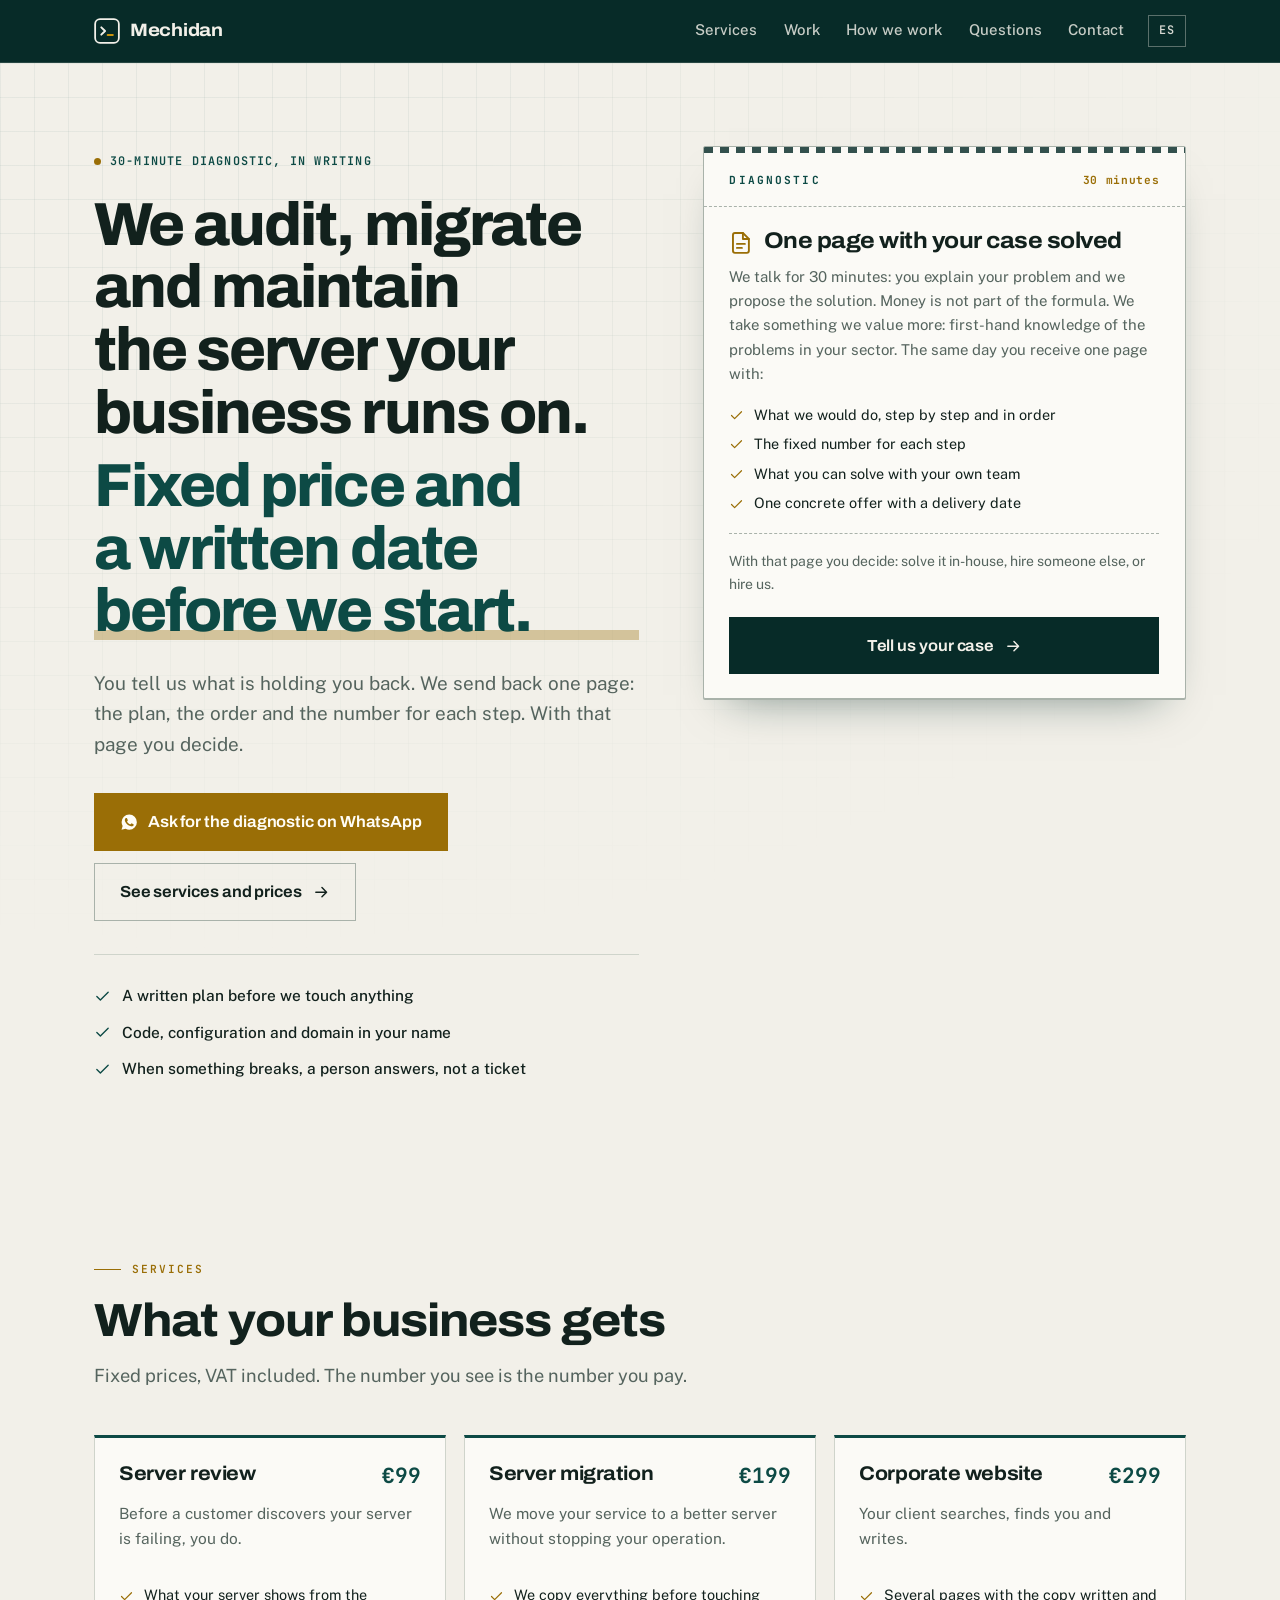
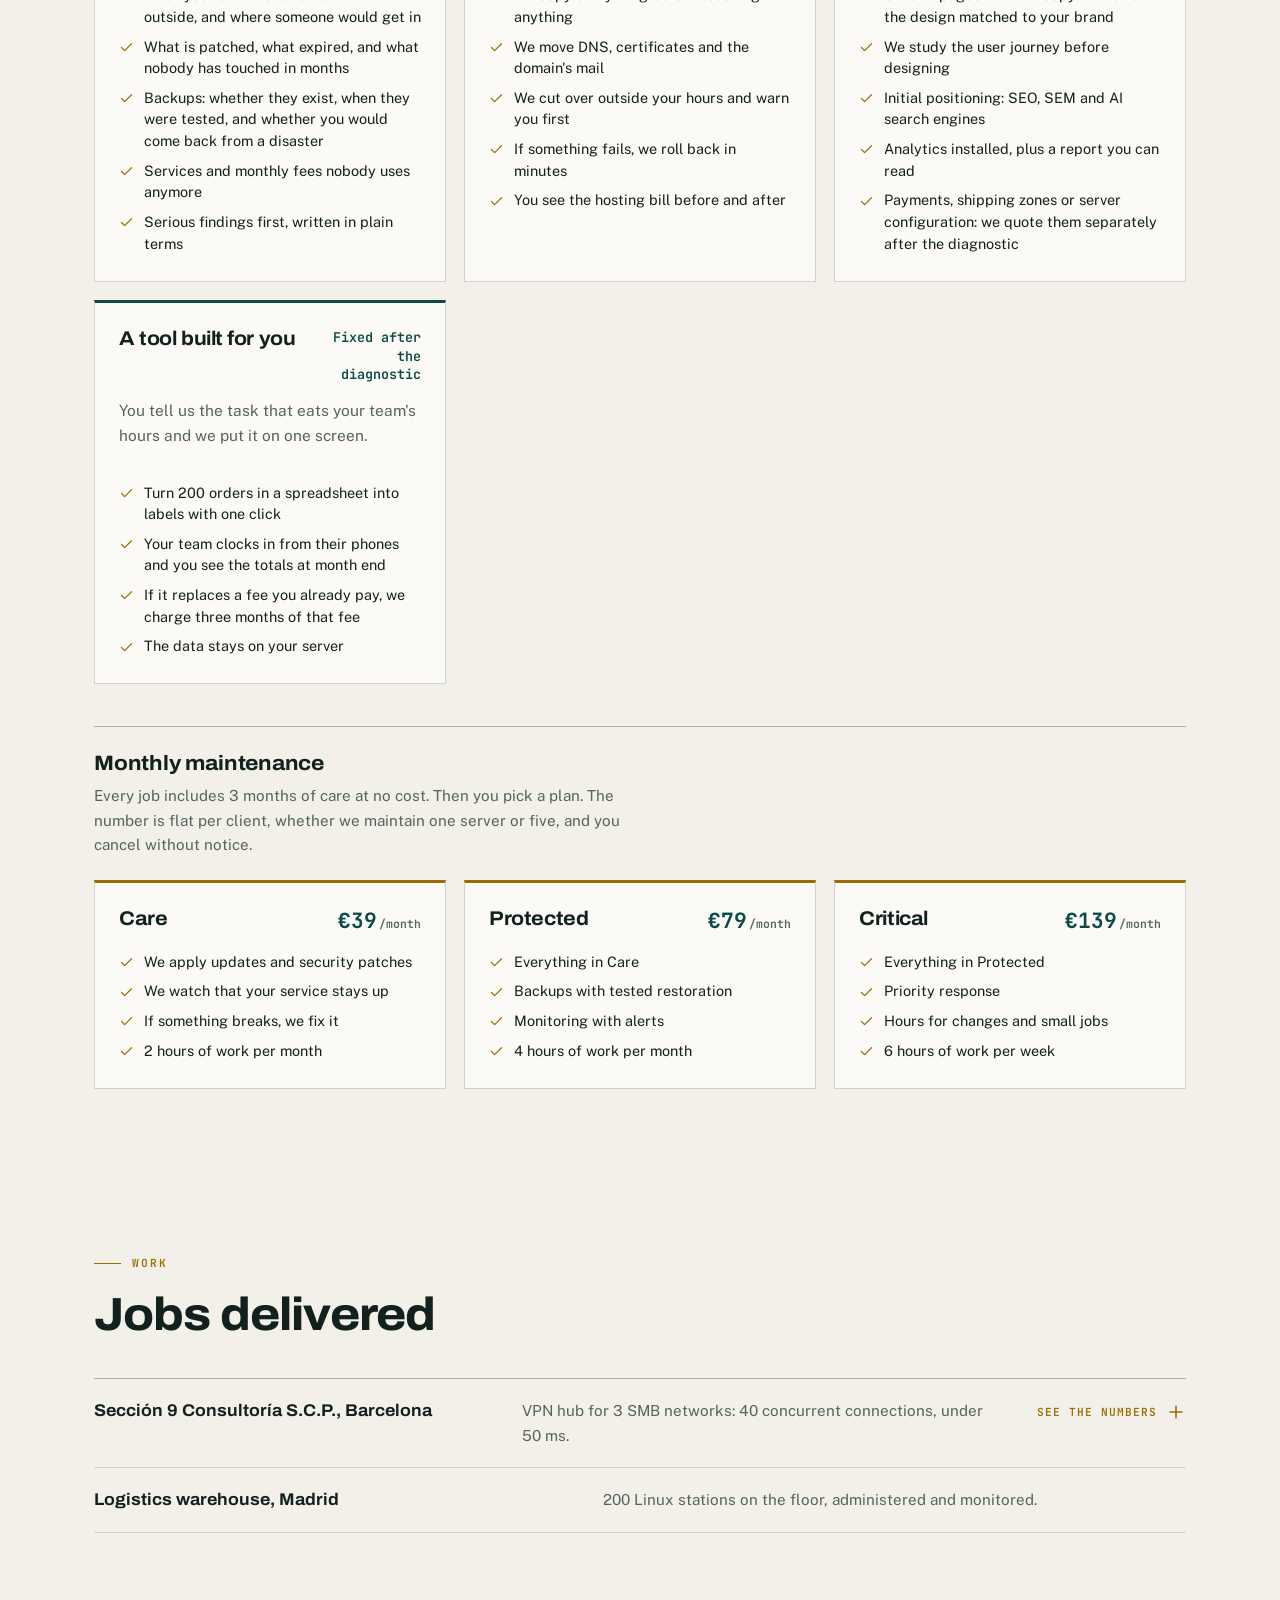
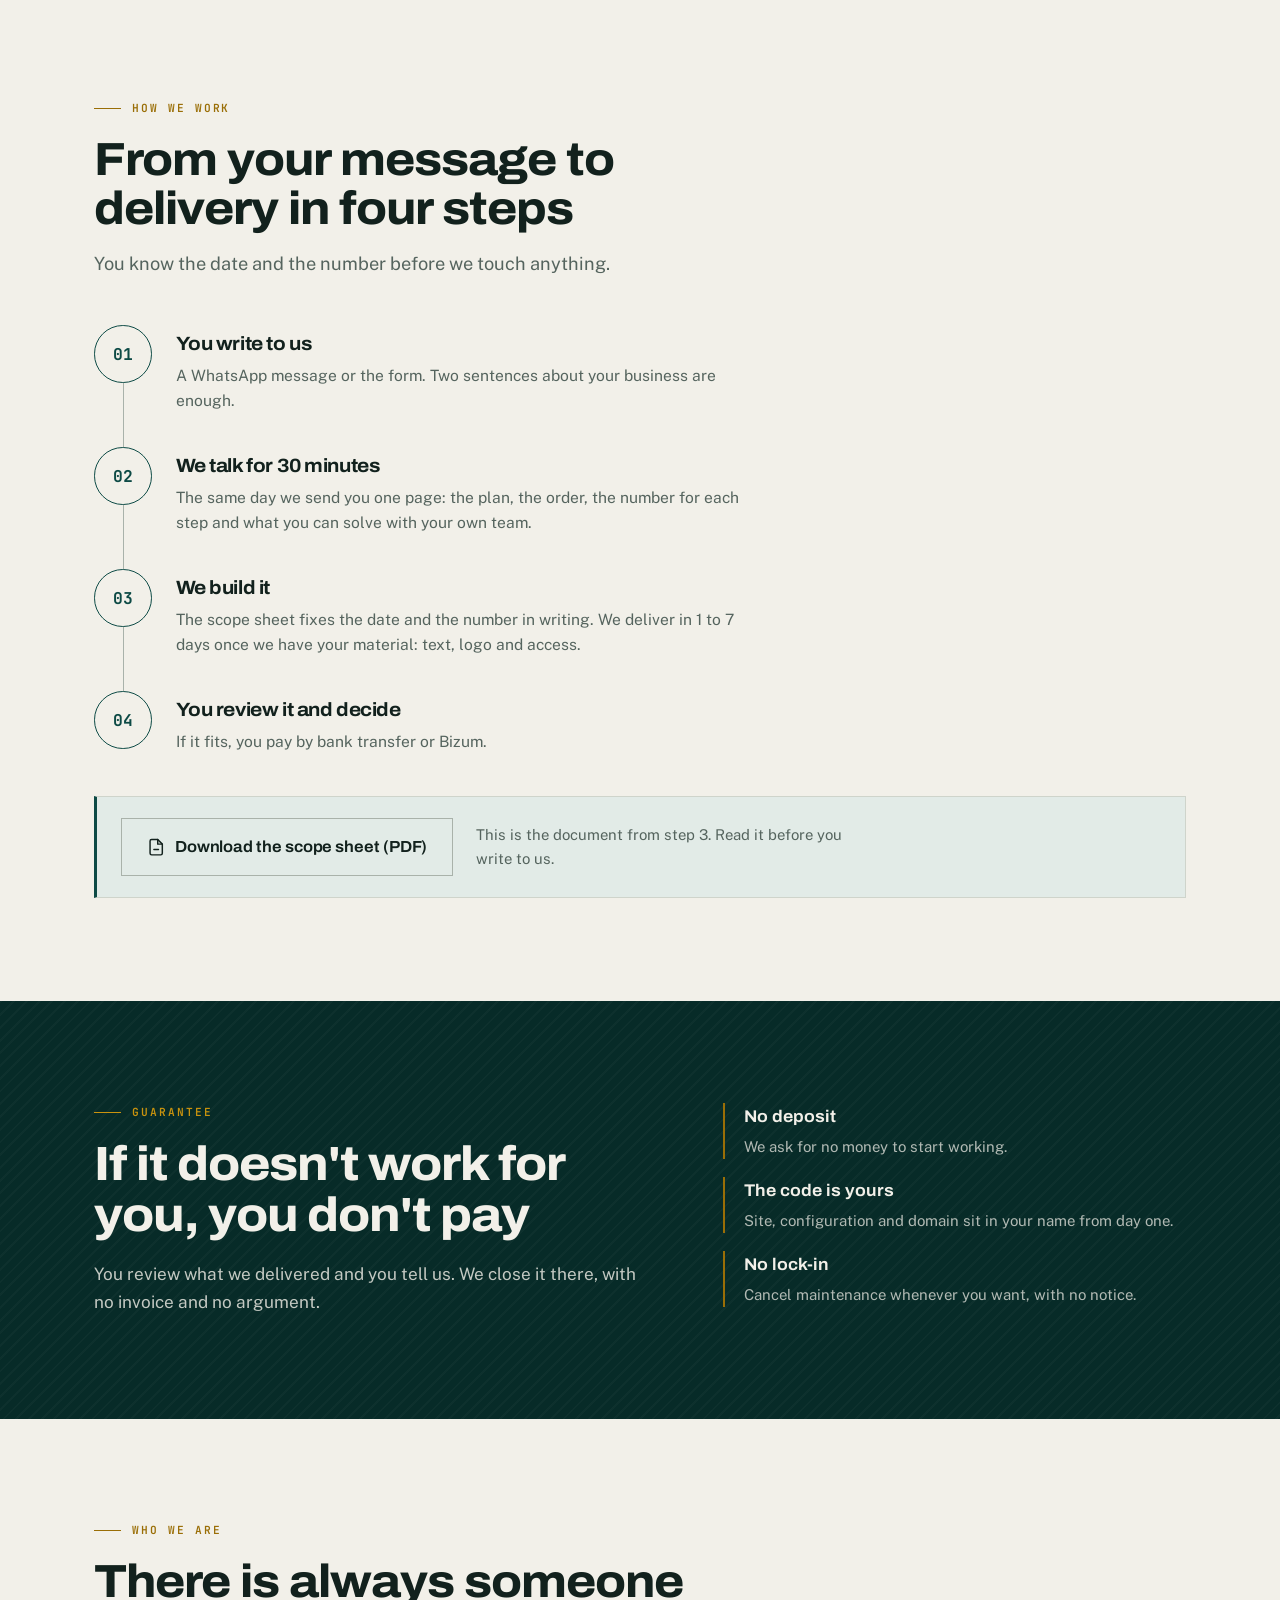
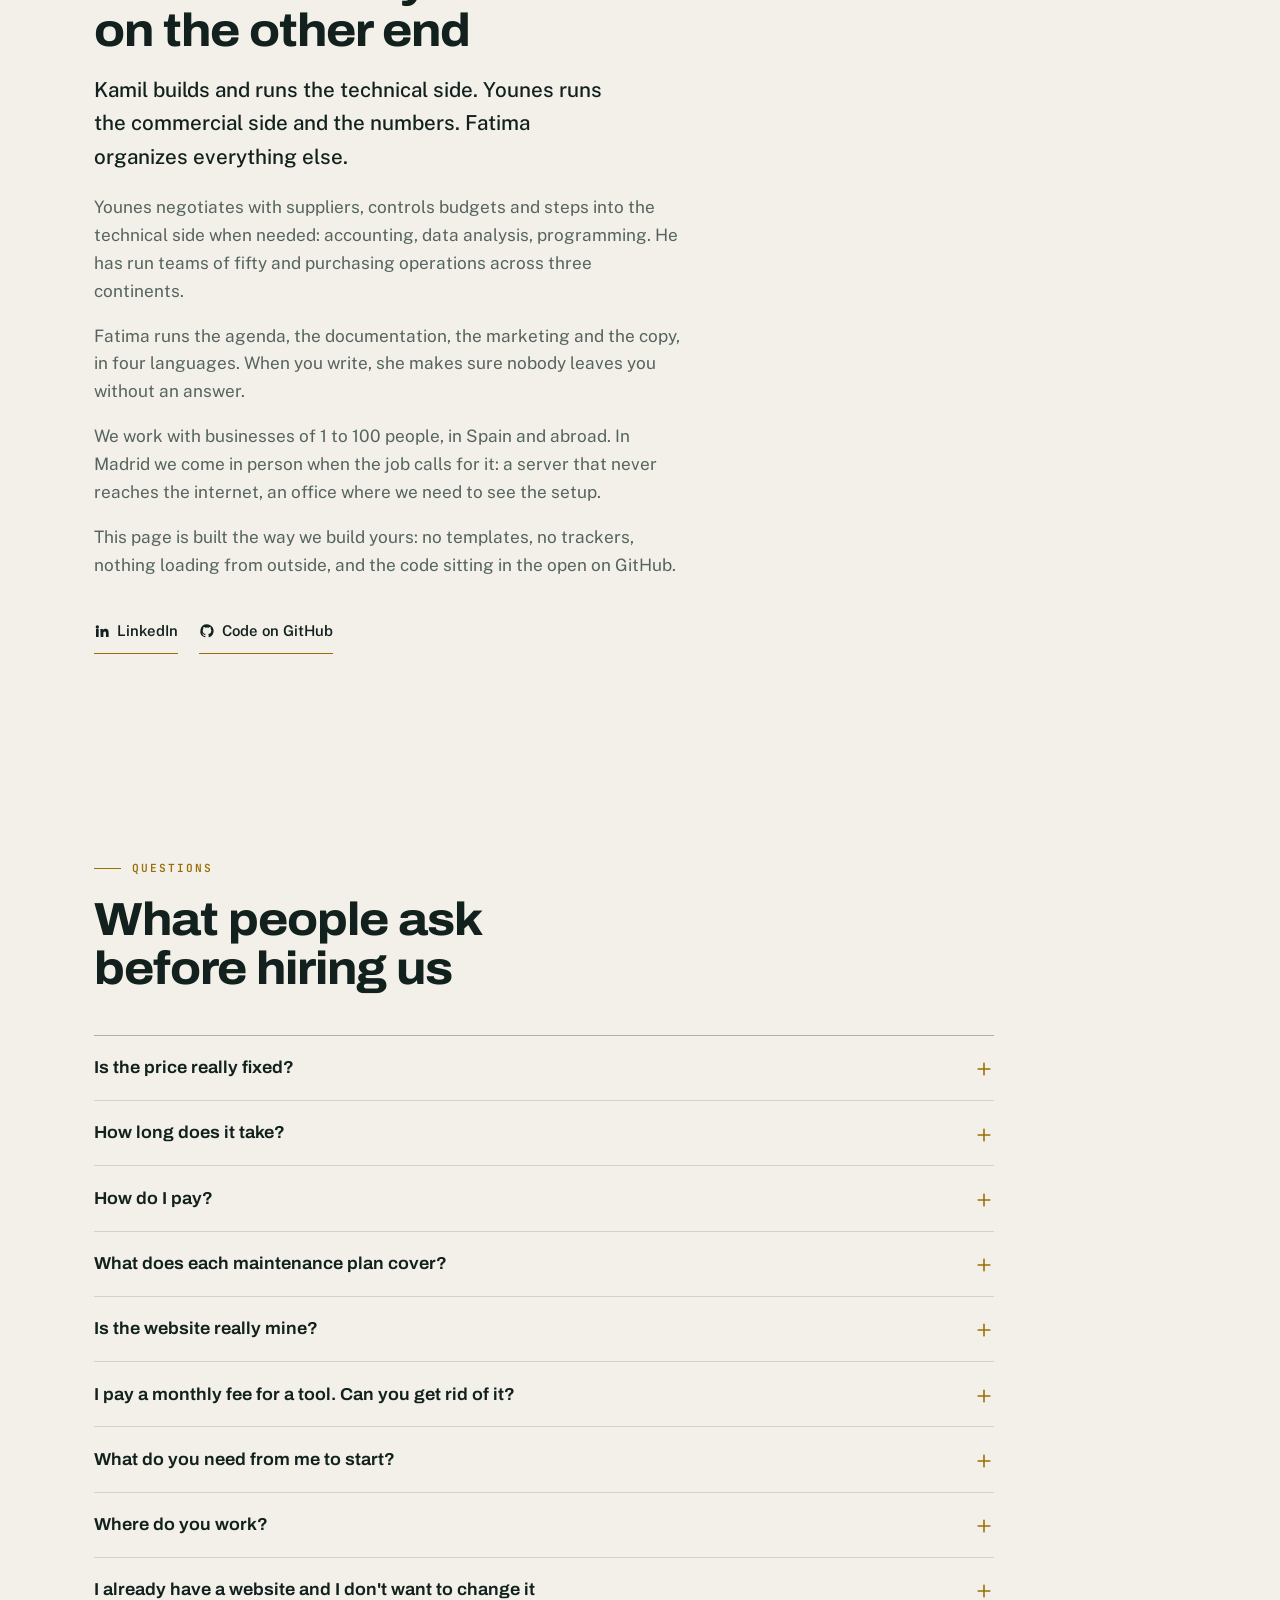
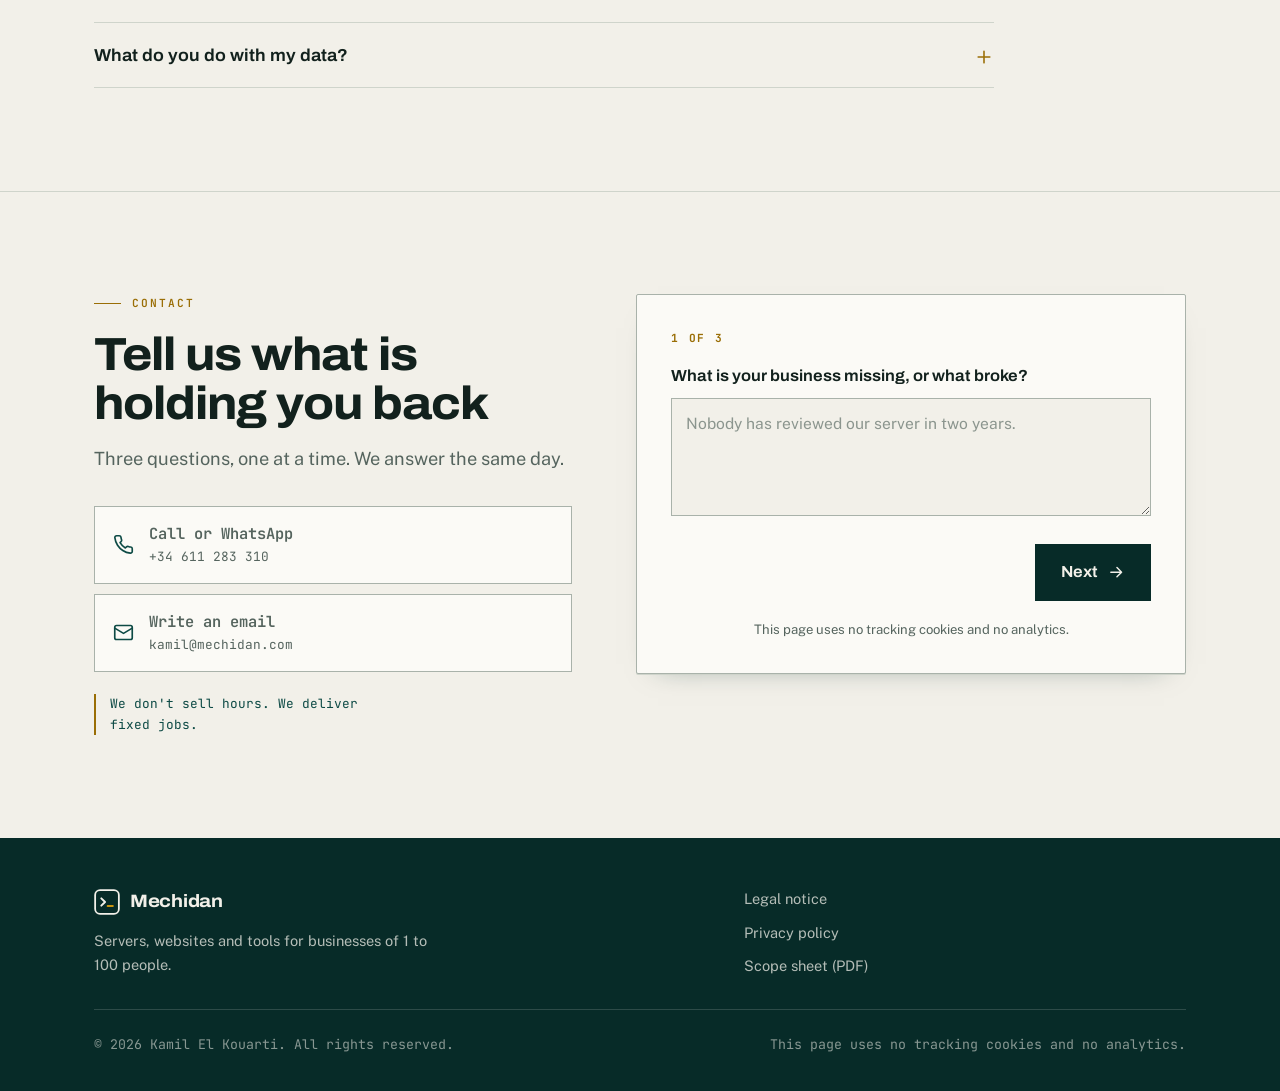
<file: index.html>
<!doctype html>
<html lang="es-ES" dir="ltr">
<head>
  <meta charset="utf-8">
  <meta name="viewport" content="width=device-width, initial-scale=1">
  <title>Servidores, webs y herramientas para tu negocio | Mechidan</title>
  <meta name="description" content="Auditamos, migramos y mantenemos la infraestructura de la que vive tu negocio. Diagnóstico de 30 minutos por escrito y precio cerrado antes de empezar.">
  <link rel="canonical" href="https://mechidan.com/">
  <link rel="alternate" hreflang="es" href="https://mechidan.com/">
  <link rel="alternate" hreflang="en" href="https://mechidan.com/en/">
  <link rel="alternate" hreflang="x-default" href="https://mechidan.com/">
  <meta name="robots" content="index,follow,max-image-preview:large">
  <meta name="author" content="Kamil El Kouarti">
  <meta name="theme-color" content="#072B28">
  <meta property="og:type" content="website">
  <meta property="og:title" content="Servidores, webs y herramientas para tu negocio | Mechidan">
  <meta property="og:description" content="Auditamos, migramos y mantenemos la infraestructura de la que vive tu negocio. Diagnóstico de 30 minutos por escrito y precio cerrado antes de empezar.">
  <meta property="og:url" content="https://mechidan.com/">
  <meta property="og:site_name" content="Mechidan">
  <meta property="og:locale" content="es_ES">
  <meta property="og:image" content="https://mechidan.com/assets/img/og.png">
  <meta property="og:image:width" content="1200">
  <meta property="og:image:height" content="630">
  <meta property="og:image:alt" content="Mechidan: servidores, webs y herramientas para tu negocio.">
  <meta name="twitter:card" content="summary_large_image">
  <link rel="icon" href="/assets/img/favicon.svg" type="image/svg+xml">
  <link rel="apple-touch-icon" href="/assets/img/icon-180.png">
  <link rel="manifest" href="/site.webmanifest">
  <meta name="keywords" content="mantenimiento de servidores, migración de servidor, auditoría de seguridad servidor, web corporativa, herramienta a medida, soporte técnico pymes Madrid">
  <link rel="preload" href="/assets/fonts/archivo-var.woff2" as="font" type="font/woff2" crossorigin>
  <link rel="preload" href="/assets/fonts/publicsans-var.woff2" as="font" type="font/woff2" crossorigin>
  <link rel="preload" href="/assets/fonts/jetbrainsmono-var.woff2" as="font" type="font/woff2" crossorigin>
  <link rel="stylesheet" href="/assets/css/style.css">
  <script type="application/ld+json">{"@context":"https://schema.org","@type":"ProfessionalService","@id":"https://mechidan.com/#business","name":"Mechidan","url":"https://mechidan.com/","description":"Auditamos, migramos y mantenemos la infraestructura de la que vive tu negocio. Diagnóstico de 30 minutos por escrito y precio cerrado antes de empezar.","email":"kamil@mechidan.com","founder":{"@type":"Person","name":"Kamil El Kouarti"},"areaServed":[{"@type":"Country","name":"Spain"},{"@type":"Place","name":"Worldwide"}],"availableLanguage":["es","en"],"priceRange":"€€","address":{"@type":"PostalAddress","addressCountry":"ES","addressLocality":"Madrid"},"sameAs":["https://www.linkedin.com/in/elkouarti/","https://github.com/mkkouarti"],"makesOffer":[{"@type":"Offer","name":"Revisión de servidor","description":"Antes de que un cliente descubra que tu servidor falla, lo descubres tú.","priceCurrency":"EUR","availability":"https://schema.org/InStock","url":"https://mechidan.com/#services","price":"99","priceSpecification":{"@type":"PriceSpecification","price":"99","priceCurrency":"EUR","valueAddedTaxIncluded":true}},{"@type":"Offer","name":"Migración de servidor","description":"Movemos tu servicio a un servidor mejor sin parar tu operación.","priceCurrency":"EUR","availability":"https://schema.org/InStock","url":"https://mechidan.com/#services","price":"199","priceSpecification":{"@type":"PriceSpecification","price":"199","priceCurrency":"EUR","valueAddedTaxIncluded":true}},{"@type":"Offer","name":"Web corporativa","description":"Tu cliente te busca, te encuentra y te escribe.","priceCurrency":"EUR","availability":"https://schema.org/InStock","url":"https://mechidan.com/#services","price":"299","priceSpecification":{"@type":"PriceSpecification","price":"299","priceCurrency":"EUR","valueAddedTaxIncluded":true}},{"@type":"Offer","name":"Herramienta a medida","description":"Nos cuentas la tarea que come horas a tu equipo y la dejamos en una pantalla.","priceCurrency":"EUR","availability":"https://schema.org/InStock","url":"https://mechidan.com/#services"},{"@type":"Offer","name":"Cuidado","description":"Aplicamos actualizaciones y parches de seguridad; Vigilamos que tu servicio siga en pie; Si algo se rompe, lo arreglamos; 2 horas de trabajo al mes","priceCurrency":"EUR","availability":"https://schema.org/InStock","url":"https://mechidan.com/#services","price":"39","priceSpecification":{"@type":"UnitPriceSpecification","price":"39","priceCurrency":"EUR","valueAddedTaxIncluded":true,"unitCode":"MON"}},{"@type":"Offer","name":"Protegido","description":"Todo lo de Cuidado; Copias de seguridad con restauración probada; Monitorización con alertas; 4 horas de trabajo al mes","priceCurrency":"EUR","availability":"https://schema.org/InStock","url":"https://mechidan.com/#services","price":"79","priceSpecification":{"@type":"UnitPriceSpecification","price":"79","priceCurrency":"EUR","valueAddedTaxIncluded":true,"unitCode":"MON"}},{"@type":"Offer","name":"Crítico","description":"Todo lo de Protegido; Respuesta prioritaria; Horas para cambios y encargos pequeños; 6 horas de trabajo a la semana","priceCurrency":"EUR","availability":"https://schema.org/InStock","url":"https://mechidan.com/#services","price":"139","priceSpecification":{"@type":"UnitPriceSpecification","price":"139","priceCurrency":"EUR","valueAddedTaxIncluded":true,"unitCode":"MON"}}],"knowsAbout":["Linux server administration","Server migration","Infrastructure security audit","Self-hosted software","Website development","Booking systems","Nginx"],"telephone":"+34611283310"}</script>
  <script type="application/ld+json">{"@context":"https://schema.org","@type":"WebSite","@id":"https://mechidan.com/#website","url":"https://mechidan.com/","name":"Mechidan","inLanguage":["es-ES","en"],"publisher":{"@id":"https://mechidan.com/#business"}}</script>
  <script type="application/ld+json">{"@context":"https://schema.org","@type":"FAQPage","@id":"https://mechidan.com/#faq","mainEntity":[{"@type":"Question","name":"¿El precio es cerrado de verdad?","acceptedAnswer":{"@type":"Answer","text":"Sí. La cifra de cada servicio incluye IVA y el trabajo entero. Si tu caso pide menos, quitamos lo que sobra y la cifra baja. La cifra final va por escrito en la hoja de alcance."}},{"@type":"Question","name":"¿Cuánto tarda?","acceptedAnswer":{"@type":"Answer","text":"Entre uno y siete días desde que tenemos tu material: textos, logo y accesos. Una web sencilla sale en dos. Una migración con correo y certificados se va a cinco o siete. La fecha exacta va en la hoja de alcance."}},{"@type":"Question","name":"¿Cómo se paga?","acceptedAnswer":{"@type":"Answer","text":"Fuera de esta web, por transferencia o Bizum, cuando apruebas el trabajo. Emitimos factura con todos los datos fiscales. Esta página no cobra ni guarda datos bancarios."}},{"@type":"Question","name":"¿Qué cubre cada plan de mantenimiento?","acceptedAnswer":{"@type":"Answer","text":"La cifra es fija al mes por cliente, mantengamos un servidor o cinco. Cuidado aplica parches, vigila el servicio y arregla lo que se rompa. Protegido añade copias con restauración probada y alertas. Crítico añade respuesta prioritaria y horas para encargos pequeños."}},{"@type":"Question","name":"¿La web es mía de verdad?","acceptedAnswer":{"@type":"Answer","text":"Sí. El dominio se registra a tu nombre, el código se te entrega y el alojamiento va a una cuenta tuya. Mañana te llevas todo sin pedirnos permiso."}},{"@type":"Question","name":"Pago una cuota todos los meses por una herramienta, ¿me la podéis quitar?","acceptedAnswer":{"@type":"Answer","text":"A veces. Miramos si existe algo equivalente que puedas alojar tú. Si existe, lo montamos y cobramos tres meses de esa cuota. Si no existe, te lo decimos y no cobramos. No tocamos facturación ni nada con obligación legal detrás."}},{"@type":"Question","name":"¿Qué necesitáis de mí para empezar?","acceptedAnswer":{"@type":"Answer","text":"Los textos que quieras enseñar, el logo si lo tienes y el acceso al dominio si ya lo compraste. Si no tienes nada de eso, escribimos un primer borrador y tú lo corriges."}},{"@type":"Question","name":"¿Dónde trabajáis?","acceptedAnswer":{"@type":"Answer","text":"En remoto, con clientes de España y de fuera. En Madrid vamos en persona cuando el encargo lo pide: un servidor que no sale a internet, una oficina donde hay que ver la instalación."}},{"@type":"Question","name":"Ya tengo web y no quiero cambiarla","acceptedAnswer":{"@type":"Answer","text":"Entonces mira la migración o la revisión. Movemos lo que tienes a un servidor más barato, o te decimos por dónde está expuesta, sin tocar el diseño."}},{"@type":"Question","name":"¿Qué hacéis con mis datos?","acceptedAnswer":{"@type":"Answer","text":"Guardamos tu nombre y tu contacto para contestarte, nada más. No vendemos datos, no hay publicidad y no hay seguimiento. Lo tienes detallado en la política de privacidad."}}]}</script>
  <script type="application/ld+json">{"@context":"https://schema.org","@type":"HowTo","name":"Del mensaje a la entrega en cuatro pasos","description":"Sabes la fecha y la cifra antes de que toquemos nada.","totalTime":"P7D","step":[{"@type":"HowToStep","position":1,"name":"Nos escribes","text":"Un WhatsApp o el formulario. Dos frases sobre tu negocio bastan."},{"@type":"HowToStep","position":2,"name":"Hablamos 30 minutos","text":"El mismo día te mandamos una página: el plan, el orden, la cifra de cada paso y lo que puedes resolver con tu equipo."},{"@type":"HowToStep","position":3,"name":"Lo montamos","text":"La hoja de alcance fija la fecha y la cifra por escrito. Entregamos entre 1 y 7 días desde que tenemos tu material: textos, logo y accesos."},{"@type":"HowToStep","position":4,"name":"Lo revisas y decides","text":"Si te encaja, pagas por transferencia o Bizum."}]}</script>
</head>
<body>
<a class="skip" href="#main">Saltar al contenido</a>
<header class="masthead">
  <div class="shell masthead__in">
    <a class="brand" href="/"><svg class="brand__mark" viewBox="0 0 32 32" fill="none" aria-hidden="true" focusable="false"><rect x="1.4" y="1.4" width="29.2" height="29.2" rx="6" stroke="currentColor" stroke-width="2.2"/><path d="M9 11.5 13.6 16 9 20.5" stroke="currentColor" stroke-width="2.4" stroke-linecap="round" stroke-linejoin="round"/><path d="M16.8 21h6.4" stroke="#C9930E" stroke-width="2.4" stroke-linecap="round"/></svg><span>Mechidan</span></a>
    <nav class="mainnav" id="mainnav" data-open="false" aria-label="Servicios"><a href="/#services">Servicios</a><a href="/#work">Trabajos</a><a href="/#process">Cómo trabajamos</a><a href="/#faq">Preguntas</a><a href="/#contact">Contacto</a></nav>
    <a class="lang" href="/en/" data-lang-set="en" hreflang="en"
       aria-label="Ver esta página en inglés">EN</a>
    <button class="burger" id="burger" type="button" aria-expanded="false"
            aria-controls="mainnav" aria-label="Abrir menú"><svg viewBox="0 0 24 24" fill="none" stroke="currentColor" stroke-width="1.9" stroke-linecap="round" stroke-linejoin="round" aria-hidden="true" focusable="false"><path d="M3 6h18M3 12h18M3 18h18"/></svg></button>
  </div>
</header>
<main id="main">
<section class="hero" data-tone="paper">
  <div class="shell hero__grid">
    <div class="hero__copy">
      <p class="hero__eyebrow"><span class="pulse"></span>Diagnóstico de 30 minutos, por escrito</p>
      <h1>Auditamos, migramos y mantenemos el servidor del que vive tu negocio. <span class="accent">Precio cerrado y fecha por escrito antes de empezar.</span></h1>
      <p class="hero__sub">Nos cuentas qué te frena. Te devolvemos una página con el plan, el orden y la cifra de cada paso. Con esa página decides.</p>
      <div class="hero__cta"><a class="btn btn--brass" href="https://wa.me/34611283310?text=Hola%2C%20quiero%20el%20diagn%C3%B3stico%20de%2030%20minutos%20para%20mi%20negocio." target="_blank" rel="noopener"><svg viewBox="0 0 24 24" fill="currentColor" stroke="none" stroke-width="1.9" stroke-linecap="round" stroke-linejoin="round" aria-hidden="true" focusable="false"><path d="M12.04 2A9.9 9.9 0 0 0 2.1 11.9a9.8 9.8 0 0 0 1.34 4.95L2 22l5.3-1.38a9.9 9.9 0 0 0 4.74 1.2h.01A9.9 9.9 0 0 0 22 11.92 9.9 9.9 0 0 0 12.04 2Zm5.8 14.05c-.25.69-1.44 1.32-1.98 1.37-.53.05-1.03.24-3.47-.72-2.92-1.15-4.77-4.14-4.91-4.33-.14-.2-1.17-1.56-1.17-2.97 0-1.42.74-2.11 1-2.4.26-.29.57-.36.76-.36l.55.01c.17 0 .41-.07.64.49l.88 2.13c.07.15.12.32.02.51-.1.2-.15.32-.3.49l-.44.51c-.14.15-.29.3-.13.6.17.28.75 1.23 1.6 2 1.11.98 2.04 1.28 2.33 1.43.29.15.46.12.63-.07l.9-1.05c.2-.24.38-.19.63-.1l1.8.85c.26.12.43.19.5.29.06.1.06.6-.19 1.29Z"/></svg>Pedir el diagnóstico por WhatsApp</a><a class="btn btn--line" href="#services">Ver servicios y precios<svg viewBox="0 0 24 24" fill="none" stroke="currentColor" stroke-width="1.9" stroke-linecap="round" stroke-linejoin="round" aria-hidden="true" focusable="false"><path d="M5 12h14M13 6l6 6-6 6"/></svg></a></div>
      <ul class="trustrow"><li><svg viewBox="0 0 24 24" fill="none" stroke="currentColor" stroke-width="1.9" stroke-linecap="round" stroke-linejoin="round" aria-hidden="true" focusable="false"><path d="M20 6 9 17l-5-5"/></svg><span>Un plan por escrito antes de que toquemos nada</span></li><li><svg viewBox="0 0 24 24" fill="none" stroke="currentColor" stroke-width="1.9" stroke-linecap="round" stroke-linejoin="round" aria-hidden="true" focusable="false"><path d="M20 6 9 17l-5-5"/></svg><span>El código, la configuración y el dominio a tu nombre</span></li><li><svg viewBox="0 0 24 24" fill="none" stroke="currentColor" stroke-width="1.9" stroke-linecap="round" stroke-linejoin="round" aria-hidden="true" focusable="false"><path d="M20 6 9 17l-5-5"/></svg><span>Cuando algo falla, responde una persona, no un ticket</span></li></ul>
    </div>

    <aside class="docket" aria-labelledby="docket-title">
      <div class="docket__head">
        <span class="docket__label">Diagnóstico</span>
        <span class="docket__ref">30 minutos</span>
      </div>
      <div class="docket__body">
        <h2 class="docket__title" id="docket-title"><svg class="docket__glyph" viewBox="0 0 24 24" fill="none" stroke="currentColor" stroke-width="1.9" stroke-linecap="round" stroke-linejoin="round" aria-hidden="true" focusable="false"><path d="M14 2H6a2 2 0 0 0-2 2v16a2 2 0 0 0 2 2h12a2 2 0 0 0 2-2V8Z"/><path d="M14 2v6h6M8 13h8M8 17h5"/></svg>Una página con tu caso resuelto</h2>
        <p class="docket__intro">Hablamos 30 minutos: nos cuentas tu problema y te proponemos la solución. El dinero no está en la fórmula. Nos llevamos algo que valoramos más: conocer de primera mano los problemas de tu sector. El mismo día recibes una página con:</p>

        <ul class="svc__list"><li><svg viewBox="0 0 24 24" fill="none" stroke="currentColor" stroke-width="1.9" stroke-linecap="round" stroke-linejoin="round" aria-hidden="true" focusable="false"><path d="M20 6 9 17l-5-5"/></svg><span>Lo que haríamos, paso a paso y en orden</span></li><li><svg viewBox="0 0 24 24" fill="none" stroke="currentColor" stroke-width="1.9" stroke-linecap="round" stroke-linejoin="round" aria-hidden="true" focusable="false"><path d="M20 6 9 17l-5-5"/></svg><span>La cifra cerrada de cada paso</span></li><li><svg viewBox="0 0 24 24" fill="none" stroke="currentColor" stroke-width="1.9" stroke-linecap="round" stroke-linejoin="round" aria-hidden="true" focusable="false"><path d="M20 6 9 17l-5-5"/></svg><span>Lo que puedes resolver con tu propio equipo</span></li><li><svg viewBox="0 0 24 24" fill="none" stroke="currentColor" stroke-width="1.9" stroke-linecap="round" stroke-linejoin="round" aria-hidden="true" focusable="false"><path d="M20 6 9 17l-5-5"/></svg><span>Una oferta concreta con fecha de entrega</span></li></ul>

        <p class="ledger__note">Con esa página decides: lo resuelves dentro, se lo encargas a otro o nos lo encargas.</p>

        <div class="docket__actions">
          <a class="btn btn--ink btn--block" href="#contact">Cuéntanos tu caso<svg viewBox="0 0 24 24" fill="none" stroke="currentColor" stroke-width="1.9" stroke-linecap="round" stroke-linejoin="round" aria-hidden="true" focusable="false"><path d="M5 12h14M13 6l6 6-6 6"/></svg></a>
        </div>
      </div>
    </aside>
  </div>
</section>
<section class="band" id="services" data-tone="paper">
  <div class="shell">
    <p class="eyebrow">Servicios</p>
    <h2 class="h-sec">Lo que tu negocio se lleva</h2>
    <p class="sec-lede">Precios cerrados, con IVA. La cifra que ves es la que pagas.</p>
    <div class="svc-grid"><article class="svc reveal" style="--i:0">
      <div class="svc__top"><h3 class="svc__name">Revisión de servidor</h3><div class="svc__price">€99</div></div>
      <p class="svc__pitch">Antes de que un cliente descubra que tu servidor falla, lo descubres tú.</p>
      <ul class="svc__list"><li><svg viewBox="0 0 24 24" fill="none" stroke="currentColor" stroke-width="1.9" stroke-linecap="round" stroke-linejoin="round" aria-hidden="true" focusable="false"><path d="M20 6 9 17l-5-5"/></svg><span>Qué se ve de tu servidor desde fuera y por dónde entrarían</span></li><li><svg viewBox="0 0 24 24" fill="none" stroke="currentColor" stroke-width="1.9" stroke-linecap="round" stroke-linejoin="round" aria-hidden="true" focusable="false"><path d="M20 6 9 17l-5-5"/></svg><span>Qué está al día, qué caducó y qué lleva meses sin tocarse</span></li><li><svg viewBox="0 0 24 24" fill="none" stroke="currentColor" stroke-width="1.9" stroke-linecap="round" stroke-linejoin="round" aria-hidden="true" focusable="false"><path d="M20 6 9 17l-5-5"/></svg><span>Backups: si existen, cuándo se probaron y si volverías de un desastre</span></li><li><svg viewBox="0 0 24 24" fill="none" stroke="currentColor" stroke-width="1.9" stroke-linecap="round" stroke-linejoin="round" aria-hidden="true" focusable="false"><path d="M20 6 9 17l-5-5"/></svg><span>Servicios y cuotas mensuales que ya no usa nadie</span></li><li><svg viewBox="0 0 24 24" fill="none" stroke="currentColor" stroke-width="1.9" stroke-linecap="round" stroke-linejoin="round" aria-hidden="true" focusable="false"><path d="M20 6 9 17l-5-5"/></svg><span>Lo grave primero, escrito en tu idioma</span></li></ul>
    </article><article class="svc reveal" style="--i:1">
      <div class="svc__top"><h3 class="svc__name">Migración de servidor</h3><div class="svc__price">€199</div></div>
      <p class="svc__pitch">Movemos tu servicio a un servidor mejor sin parar tu operación.</p>
      <ul class="svc__list"><li><svg viewBox="0 0 24 24" fill="none" stroke="currentColor" stroke-width="1.9" stroke-linecap="round" stroke-linejoin="round" aria-hidden="true" focusable="false"><path d="M20 6 9 17l-5-5"/></svg><span>Copiamos todo antes de tocar nada</span></li><li><svg viewBox="0 0 24 24" fill="none" stroke="currentColor" stroke-width="1.9" stroke-linecap="round" stroke-linejoin="round" aria-hidden="true" focusable="false"><path d="M20 6 9 17l-5-5"/></svg><span>Movemos DNS, certificados y el correo del dominio</span></li><li><svg viewBox="0 0 24 24" fill="none" stroke="currentColor" stroke-width="1.9" stroke-linecap="round" stroke-linejoin="round" aria-hidden="true" focusable="false"><path d="M20 6 9 17l-5-5"/></svg><span>Cortamos fuera de tu horario y avisamos antes</span></li><li><svg viewBox="0 0 24 24" fill="none" stroke="currentColor" stroke-width="1.9" stroke-linecap="round" stroke-linejoin="round" aria-hidden="true" focusable="false"><path d="M20 6 9 17l-5-5"/></svg><span>Si algo falla, volvemos atrás en minutos</span></li><li><svg viewBox="0 0 24 24" fill="none" stroke="currentColor" stroke-width="1.9" stroke-linecap="round" stroke-linejoin="round" aria-hidden="true" focusable="false"><path d="M20 6 9 17l-5-5"/></svg><span>Ves la factura del hosting antes y después</span></li></ul>
    </article><article class="svc reveal" style="--i:2">
      <div class="svc__top"><h3 class="svc__name">Web corporativa</h3><div class="svc__price">€299</div></div>
      <p class="svc__pitch">Tu cliente te busca, te encuentra y te escribe.</p>
      <ul class="svc__list"><li><svg viewBox="0 0 24 24" fill="none" stroke="currentColor" stroke-width="1.9" stroke-linecap="round" stroke-linejoin="round" aria-hidden="true" focusable="false"><path d="M20 6 9 17l-5-5"/></svg><span>Varias páginas con los textos escritos y el diseño adaptado a tu marca</span></li><li><svg viewBox="0 0 24 24" fill="none" stroke="currentColor" stroke-width="1.9" stroke-linecap="round" stroke-linejoin="round" aria-hidden="true" focusable="false"><path d="M20 6 9 17l-5-5"/></svg><span>Estudiamos el recorrido del usuario antes de diseñar</span></li><li><svg viewBox="0 0 24 24" fill="none" stroke="currentColor" stroke-width="1.9" stroke-linecap="round" stroke-linejoin="round" aria-hidden="true" focusable="false"><path d="M20 6 9 17l-5-5"/></svg><span>Posicionamiento inicial: SEO, SEM y buscadores de IA</span></li><li><svg viewBox="0 0 24 24" fill="none" stroke="currentColor" stroke-width="1.9" stroke-linecap="round" stroke-linejoin="round" aria-hidden="true" focusable="false"><path d="M20 6 9 17l-5-5"/></svg><span>Analítica instalada y un informe que se entiende</span></li><li><svg viewBox="0 0 24 24" fill="none" stroke="currentColor" stroke-width="1.9" stroke-linecap="round" stroke-linejoin="round" aria-hidden="true" focusable="false"><path d="M20 6 9 17l-5-5"/></svg><span>Pagos, envíos por zonas o ajustes de servidor: los presupuestamos aparte tras el diagnóstico</span></li></ul>
    </article><article class="svc reveal" style="--i:3">
      <div class="svc__top"><h3 class="svc__name">Herramienta a medida</h3><div class="svc__price is-text">Cerrado tras el diagnóstico</div></div>
      <p class="svc__pitch">Nos cuentas la tarea que come horas a tu equipo y la dejamos en una pantalla.</p>
      <ul class="svc__list"><li><svg viewBox="0 0 24 24" fill="none" stroke="currentColor" stroke-width="1.9" stroke-linecap="round" stroke-linejoin="round" aria-hidden="true" focusable="false"><path d="M20 6 9 17l-5-5"/></svg><span>Pasas 200 pedidos de una hoja de cálculo a etiquetas en un clic</span></li><li><svg viewBox="0 0 24 24" fill="none" stroke="currentColor" stroke-width="1.9" stroke-linecap="round" stroke-linejoin="round" aria-hidden="true" focusable="false"><path d="M20 6 9 17l-5-5"/></svg><span>Tu equipo ficha desde el móvil y ves las horas a fin de mes</span></li><li><svg viewBox="0 0 24 24" fill="none" stroke="currentColor" stroke-width="1.9" stroke-linecap="round" stroke-linejoin="round" aria-hidden="true" focusable="false"><path d="M20 6 9 17l-5-5"/></svg><span>Si sustituye una cuota que ya pagas, cobramos tres meses de esa cuota</span></li><li><svg viewBox="0 0 24 24" fill="none" stroke="currentColor" stroke-width="1.9" stroke-linecap="round" stroke-linejoin="round" aria-hidden="true" focusable="false"><path d="M20 6 9 17l-5-5"/></svg><span>Los datos se quedan en tu servidor</span></li></ul>
    </article></div>
    <div class="tiers-head reveal"><h3 class="tiers__title">Mantenimiento mensual</h3><p class="tiers__lead">Cada encargo incluye 3 meses de cuidado sin coste. Después eliges un plan. La cifra es fija por cliente, cubra un servidor o cinco, y lo cancelas sin preaviso.</p></div>
    <div class="svc-grid tiers"><article class="svc tier reveal" style="--i:0">
      <div class="svc__top"><h3 class="svc__name">Cuidado</h3><div class="svc__price">€39<span class="tier__per">/mes</span></div></div>
      <ul class="svc__list"><li><svg viewBox="0 0 24 24" fill="none" stroke="currentColor" stroke-width="1.9" stroke-linecap="round" stroke-linejoin="round" aria-hidden="true" focusable="false"><path d="M20 6 9 17l-5-5"/></svg><span>Aplicamos actualizaciones y parches de seguridad</span></li><li><svg viewBox="0 0 24 24" fill="none" stroke="currentColor" stroke-width="1.9" stroke-linecap="round" stroke-linejoin="round" aria-hidden="true" focusable="false"><path d="M20 6 9 17l-5-5"/></svg><span>Vigilamos que tu servicio siga en pie</span></li><li><svg viewBox="0 0 24 24" fill="none" stroke="currentColor" stroke-width="1.9" stroke-linecap="round" stroke-linejoin="round" aria-hidden="true" focusable="false"><path d="M20 6 9 17l-5-5"/></svg><span>Si algo se rompe, lo arreglamos</span></li><li><svg viewBox="0 0 24 24" fill="none" stroke="currentColor" stroke-width="1.9" stroke-linecap="round" stroke-linejoin="round" aria-hidden="true" focusable="false"><path d="M20 6 9 17l-5-5"/></svg><span>2 horas de trabajo al mes</span></li></ul>
    </article><article class="svc tier reveal" style="--i:1">
      <div class="svc__top"><h3 class="svc__name">Protegido</h3><div class="svc__price">€79<span class="tier__per">/mes</span></div></div>
      <ul class="svc__list"><li><svg viewBox="0 0 24 24" fill="none" stroke="currentColor" stroke-width="1.9" stroke-linecap="round" stroke-linejoin="round" aria-hidden="true" focusable="false"><path d="M20 6 9 17l-5-5"/></svg><span>Todo lo de Cuidado</span></li><li><svg viewBox="0 0 24 24" fill="none" stroke="currentColor" stroke-width="1.9" stroke-linecap="round" stroke-linejoin="round" aria-hidden="true" focusable="false"><path d="M20 6 9 17l-5-5"/></svg><span>Copias de seguridad con restauración probada</span></li><li><svg viewBox="0 0 24 24" fill="none" stroke="currentColor" stroke-width="1.9" stroke-linecap="round" stroke-linejoin="round" aria-hidden="true" focusable="false"><path d="M20 6 9 17l-5-5"/></svg><span>Monitorización con alertas</span></li><li><svg viewBox="0 0 24 24" fill="none" stroke="currentColor" stroke-width="1.9" stroke-linecap="round" stroke-linejoin="round" aria-hidden="true" focusable="false"><path d="M20 6 9 17l-5-5"/></svg><span>4 horas de trabajo al mes</span></li></ul>
    </article><article class="svc tier reveal" style="--i:2">
      <div class="svc__top"><h3 class="svc__name">Crítico</h3><div class="svc__price">€139<span class="tier__per">/mes</span></div></div>
      <ul class="svc__list"><li><svg viewBox="0 0 24 24" fill="none" stroke="currentColor" stroke-width="1.9" stroke-linecap="round" stroke-linejoin="round" aria-hidden="true" focusable="false"><path d="M20 6 9 17l-5-5"/></svg><span>Todo lo de Protegido</span></li><li><svg viewBox="0 0 24 24" fill="none" stroke="currentColor" stroke-width="1.9" stroke-linecap="round" stroke-linejoin="round" aria-hidden="true" focusable="false"><path d="M20 6 9 17l-5-5"/></svg><span>Respuesta prioritaria</span></li><li><svg viewBox="0 0 24 24" fill="none" stroke="currentColor" stroke-width="1.9" stroke-linecap="round" stroke-linejoin="round" aria-hidden="true" focusable="false"><path d="M20 6 9 17l-5-5"/></svg><span>Horas para cambios y encargos pequeños</span></li><li><svg viewBox="0 0 24 24" fill="none" stroke="currentColor" stroke-width="1.9" stroke-linecap="round" stroke-linejoin="round" aria-hidden="true" focusable="false"><path d="M20 6 9 17l-5-5"/></svg><span>6 horas de trabajo a la semana</span></li></ul>
    </article></div>
  </div>
</section>
<section class="band band--tight" id="work" data-tone="sunk">
  <div class="shell">
    <p class="eyebrow">Trabajos</p>
    <h2 class="h-sec">Encargos entregados</h2>
    <ul class="jobs"><li class="reveal" style="--i:0"><details class="jobcase">
      <summary>
        <span class="job__client">Sección 9 Consultoría S.C.P., Barcelona</span><span class="job__line">Hub VPN para 3 redes de pymes: 40 conexiones a la vez, por debajo de 50 ms.</span>
        <span class="jobcase__open"><span class="job__hint">Ver los números</span><svg class="qa__icon" viewBox="0 0 24 24" fill="none" stroke="currentColor" stroke-width="1.9" stroke-linecap="round" stroke-linejoin="round" aria-hidden="true" focusable="false"><path d="M12 5v14M5 12h14"/></svg></span>
      </summary>
      <div class="case__body">
        <p class="case__ctx">Sección 9 necesitaba dar acceso remoto cifrado a las redes de sus clientes sin pagar licencias por usuario. Montamos el panel de gestión completo, conectamos las redes, endurecimos la instalación y la dejamos funcionando en su servidor.</p>
        <ul class="case__stats"><li><b>40</b><span>conexiones simultáneas por debajo de 50 ms de latencia, en un servidor de 1 vCPU y 1 GB de RAM</span></li><li><b>45 → 10</b><span>minutos por cada alta de cliente, con instaladores automáticos para Linux y Windows</span></li><li><b>3+</b><span>redes de pymes conectadas entre sí; donde el firewall corporativo bloquea el túnel, la conexión sale por el puerto 443 y sigue funcionando</span></li><li><b>512 MB</b><span>de RAM le bastan al panel: sin base de datos, estado en ficheros y un único servicio del sistema</span></li><li><b>0</b><span>datos fuera del servidor del cliente: bloqueo de intentos por IP, Fail2ban y registro de cada acción del panel</span></li></ul>
        <a class="case__link" href="https://github.com/mkKouarti/oedon-vpn-panel" target="_blank" rel="noopener"><svg viewBox="0 0 24 24" fill="currentColor" stroke="none" stroke-width="1.9" stroke-linecap="round" stroke-linejoin="round" aria-hidden="true" focusable="false"><path d="M12 2a10 10 0 0 0-3.16 19.49c.5.09.68-.22.68-.48l-.01-1.7c-2.78.6-3.37-1.34-3.37-1.34-.45-1.16-1.1-1.47-1.1-1.47-.91-.62.07-.6.07-.6 1 .07 1.53 1.03 1.53 1.03.9 1.53 2.34 1.09 2.91.83.09-.65.35-1.09.63-1.34-2.22-.25-4.55-1.11-4.55-4.94 0-1.09.39-1.98 1.03-2.68-.1-.25-.45-1.27.1-2.65 0 0 .84-.27 2.75 1.02a9.5 9.5 0 0 1 5 0c1.91-1.3 2.75-1.02 2.75-1.02.55 1.38.2 2.4.1 2.65.64.7 1.03 1.6 1.03 2.68 0 3.84-2.34 4.68-4.57 4.93.36.31.68.92.68 1.85l-.01 2.75c0 .27.18.58.69.48A10 10 0 0 0 12 2Z"/></svg>Código público en GitHub</a>
      </div>
    </details></li><li class="job reveal" style="--i:1">
      <span class="job__client">Nave logística, Madrid</span><span class="job__line">200 puestos Linux en planta, administrados y monitorizados.</span>
    </li></ul>
  </div>
</section>
<section class="band" id="process" data-tone="paper">
  <div class="shell">
    <p class="eyebrow">Cómo trabajamos</p>
    <h2 class="h-sec">Del mensaje a la entrega en cuatro pasos</h2>
    <p class="sec-lede">Sabes la fecha y la cifra antes de que toquemos nada.</p>
    <div class="steps"><article class="step reveal" style="--i:0">
      <div class="step__n" aria-hidden="true"></div>
      <div><h3 class="step__name">Nos escribes</h3>
      <p class="step__detail">Un WhatsApp o el formulario. Dos frases sobre tu negocio bastan.</p></div>
    </article><article class="step reveal" style="--i:1">
      <div class="step__n" aria-hidden="true"></div>
      <div><h3 class="step__name">Hablamos 30 minutos</h3>
      <p class="step__detail">El mismo día te mandamos una página: el plan, el orden, la cifra de cada paso y lo que puedes resolver con tu equipo.</p></div>
    </article><article class="step reveal" style="--i:2">
      <div class="step__n" aria-hidden="true"></div>
      <div><h3 class="step__name">Lo montamos</h3>
      <p class="step__detail">La hoja de alcance fija la fecha y la cifra por escrito. Entregamos entre 1 y 7 días desde que tenemos tu material: textos, logo y accesos.</p></div>
    </article><article class="step reveal" style="--i:3">
      <div class="step__n" aria-hidden="true"></div>
      <div><h3 class="step__name">Lo revisas y decides</h3>
      <p class="step__detail">Si te encaja, pagas por transferencia o Bizum.</p></div>
    </article></div>
    <div class="scope-cta reveal">
      <a class="btn btn--line" href="/assets/docs/alcance-mechidan-es.pdf" download><svg viewBox="0 0 24 24" fill="none" stroke="currentColor" stroke-width="1.9" stroke-linecap="round" stroke-linejoin="round" aria-hidden="true" focusable="false"><path d="M14 2H6a2 2 0 0 0-2 2v16a2 2 0 0 0 2 2h12a2 2 0 0 0 2-2V8Z"/><path d="M14 2v6h6M9 15h6"/></svg>Descargar la hoja de alcance (PDF)</a>
      <p>Es el documento del paso 3. Léelo antes de escribirnos.</p>
    </div>
  </div>
</section>
<section class="guarantee band" id="guarantee" data-tone="deep">
  <div class="shell guarantee__grid">
    <div>
      <p class="eyebrow">Garantía</p>
      <h2>Si no te sirve, no lo pagas</h2>
      <p class="guarantee__body">Revisas lo entregado y nos lo dices. Cerramos ahí, sin factura y sin discusión.</p>
    </div>
    <ul class="gpoints"><li class="gpoint reveal" style="--i:0"><b>Sin señal</b><span>No pedimos dinero para empezar a trabajar.</span></li><li class="gpoint reveal" style="--i:1"><b>El código es tuyo</b><span>Web, configuración y dominio van a tu nombre desde el primer día.</span></li><li class="gpoint reveal" style="--i:2"><b>Sin permanencia</b><span>Cancelas el mantenimiento cuando quieras, sin preaviso.</span></li></ul>
  </div>
</section>
<section class="band" id="about" data-tone="paper">
  <div class="shell about__grid">
    <div>
      <p class="eyebrow">Quiénes somos</p>
      <h2 class="h-sec">Siempre hay alguien al otro lado</h2>
      <p class="about__lead">Kamil construye y opera la parte técnica. Younes dirige la comercial y los números. Fatima organiza todo lo demás.</p>
      <div class="about__body"><p>Younes negocia con proveedores, controla presupuestos y entra en la técnica cuando hace falta: contabilidad, análisis de datos, programación. Ha dirigido equipos de cincuenta personas y operaciones de compra en tres continentes.</p><p>Fatima lleva la agenda, la documentación, el marketing y los textos, en cuatro idiomas. Cuando escribes, ella se encarga de que nadie te deje sin respuesta.</p><p>Trabajamos con negocios de 1 a 100 personas, en España y fuera. En Madrid vamos en persona cuando el encargo lo pide: un servidor que no sale a internet, una oficina donde hay que ver la instalación.</p><p>Esta página está hecha igual que lo que entregamos: sin plantillas, sin rastreadores, sin nada cargando desde fuera y con el código a la vista en GitHub.</p></div>
      <div class="about__links">
        <a href="https://www.linkedin.com/in/elkouarti/" target="_blank" rel="noopener"><svg viewBox="0 0 24 24" fill="currentColor" stroke="none" stroke-width="1.9" stroke-linecap="round" stroke-linejoin="round" aria-hidden="true" focusable="false"><path d="M4.98 3.5A2.5 2.5 0 1 1 2.5 6 2.5 2.5 0 0 1 4.98 3.5ZM3 8.98h4V21H3ZM9.5 8.98h3.83v1.64h.05a4.2 4.2 0 0 1 3.78-2.08c4.04 0 4.79 2.66 4.79 6.12V21h-4v-5.45c0-1.3-.02-2.98-1.81-2.98-1.82 0-2.1 1.42-2.1 2.88V21h-4Z"/></svg>LinkedIn</a>
        <a href="https://github.com/mkkouarti" target="_blank" rel="noopener"><svg viewBox="0 0 24 24" fill="currentColor" stroke="none" stroke-width="1.9" stroke-linecap="round" stroke-linejoin="round" aria-hidden="true" focusable="false"><path d="M12 2a10 10 0 0 0-3.16 19.49c.5.09.68-.22.68-.48l-.01-1.7c-2.78.6-3.37-1.34-3.37-1.34-.45-1.16-1.1-1.47-1.1-1.47-.91-.62.07-.6.07-.6 1 .07 1.53 1.03 1.53 1.03.9 1.53 2.34 1.09 2.91.83.09-.65.35-1.09.63-1.34-2.22-.25-4.55-1.11-4.55-4.94 0-1.09.39-1.98 1.03-2.68-.1-.25-.45-1.27.1-2.65 0 0 .84-.27 2.75 1.02a9.5 9.5 0 0 1 5 0c1.91-1.3 2.75-1.02 2.75-1.02.55 1.38.2 2.4.1 2.65.64.7 1.03 1.6 1.03 2.68 0 3.84-2.34 4.68-4.57 4.93.36.31.68.92.68 1.85l-.01 2.75c0 .27.18.58.69.48A10 10 0 0 0 12 2Z"/></svg>Código en GitHub</a>
      </div>
    </div>
  </div>
</section>
<section class="band" id="faq" data-tone="paper">
  <div class="shell">
    <p class="eyebrow">Preguntas</p>
    <h2 class="h-sec">Lo que nos preguntan antes de contratar</h2>
    <div class="faq"><details class="qa">
      <summary>¿El precio es cerrado de verdad?<svg class="qa__icon" viewBox="0 0 24 24" fill="none" stroke="currentColor" stroke-width="1.9" stroke-linecap="round" stroke-linejoin="round" aria-hidden="true" focusable="false"><path d="M12 5v14M5 12h14"/></svg></summary>
      <div class="qa__a">Sí. La cifra de cada servicio incluye IVA y el trabajo entero. Si tu caso pide menos, quitamos lo que sobra y la cifra baja. La cifra final va por escrito en la hoja de alcance.</div>
    </details><details class="qa">
      <summary>¿Cuánto tarda?<svg class="qa__icon" viewBox="0 0 24 24" fill="none" stroke="currentColor" stroke-width="1.9" stroke-linecap="round" stroke-linejoin="round" aria-hidden="true" focusable="false"><path d="M12 5v14M5 12h14"/></svg></summary>
      <div class="qa__a">Entre uno y siete días desde que tenemos tu material: textos, logo y accesos. Una web sencilla sale en dos. Una migración con correo y certificados se va a cinco o siete. La fecha exacta va en la hoja de alcance.</div>
    </details><details class="qa">
      <summary>¿Cómo se paga?<svg class="qa__icon" viewBox="0 0 24 24" fill="none" stroke="currentColor" stroke-width="1.9" stroke-linecap="round" stroke-linejoin="round" aria-hidden="true" focusable="false"><path d="M12 5v14M5 12h14"/></svg></summary>
      <div class="qa__a">Fuera de esta web, por transferencia o Bizum, cuando apruebas el trabajo. Emitimos factura con todos los datos fiscales. Esta página no cobra ni guarda datos bancarios.</div>
    </details><details class="qa">
      <summary>¿Qué cubre cada plan de mantenimiento?<svg class="qa__icon" viewBox="0 0 24 24" fill="none" stroke="currentColor" stroke-width="1.9" stroke-linecap="round" stroke-linejoin="round" aria-hidden="true" focusable="false"><path d="M12 5v14M5 12h14"/></svg></summary>
      <div class="qa__a">La cifra es fija al mes por cliente, mantengamos un servidor o cinco. Cuidado aplica parches, vigila el servicio y arregla lo que se rompa. Protegido añade copias con restauración probada y alertas. Crítico añade respuesta prioritaria y horas para encargos pequeños.</div>
    </details><details class="qa">
      <summary>¿La web es mía de verdad?<svg class="qa__icon" viewBox="0 0 24 24" fill="none" stroke="currentColor" stroke-width="1.9" stroke-linecap="round" stroke-linejoin="round" aria-hidden="true" focusable="false"><path d="M12 5v14M5 12h14"/></svg></summary>
      <div class="qa__a">Sí. El dominio se registra a tu nombre, el código se te entrega y el alojamiento va a una cuenta tuya. Mañana te llevas todo sin pedirnos permiso.</div>
    </details><details class="qa">
      <summary>Pago una cuota todos los meses por una herramienta, ¿me la podéis quitar?<svg class="qa__icon" viewBox="0 0 24 24" fill="none" stroke="currentColor" stroke-width="1.9" stroke-linecap="round" stroke-linejoin="round" aria-hidden="true" focusable="false"><path d="M12 5v14M5 12h14"/></svg></summary>
      <div class="qa__a">A veces. Miramos si existe algo equivalente que puedas alojar tú. Si existe, lo montamos y cobramos tres meses de esa cuota. Si no existe, te lo decimos y no cobramos. No tocamos facturación ni nada con obligación legal detrás.</div>
    </details><details class="qa">
      <summary>¿Qué necesitáis de mí para empezar?<svg class="qa__icon" viewBox="0 0 24 24" fill="none" stroke="currentColor" stroke-width="1.9" stroke-linecap="round" stroke-linejoin="round" aria-hidden="true" focusable="false"><path d="M12 5v14M5 12h14"/></svg></summary>
      <div class="qa__a">Los textos que quieras enseñar, el logo si lo tienes y el acceso al dominio si ya lo compraste. Si no tienes nada de eso, escribimos un primer borrador y tú lo corriges.</div>
    </details><details class="qa">
      <summary>¿Dónde trabajáis?<svg class="qa__icon" viewBox="0 0 24 24" fill="none" stroke="currentColor" stroke-width="1.9" stroke-linecap="round" stroke-linejoin="round" aria-hidden="true" focusable="false"><path d="M12 5v14M5 12h14"/></svg></summary>
      <div class="qa__a">En remoto, con clientes de España y de fuera. En Madrid vamos en persona cuando el encargo lo pide: un servidor que no sale a internet, una oficina donde hay que ver la instalación.</div>
    </details><details class="qa">
      <summary>Ya tengo web y no quiero cambiarla<svg class="qa__icon" viewBox="0 0 24 24" fill="none" stroke="currentColor" stroke-width="1.9" stroke-linecap="round" stroke-linejoin="round" aria-hidden="true" focusable="false"><path d="M12 5v14M5 12h14"/></svg></summary>
      <div class="qa__a">Entonces mira la migración o la revisión. Movemos lo que tienes a un servidor más barato, o te decimos por dónde está expuesta, sin tocar el diseño.</div>
    </details><details class="qa">
      <summary>¿Qué hacéis con mis datos?<svg class="qa__icon" viewBox="0 0 24 24" fill="none" stroke="currentColor" stroke-width="1.9" stroke-linecap="round" stroke-linejoin="round" aria-hidden="true" focusable="false"><path d="M12 5v14M5 12h14"/></svg></summary>
      <div class="qa__a">Guardamos tu nombre y tu contacto para contestarte, nada más. No vendemos datos, no hay publicidad y no hay seguimiento. Lo tienes detallado en la política de privacidad.</div>
    </details></div>
  </div>
</section>
<section class="contact band" id="contact" data-tone="sunk">
  <div class="shell contact__grid">
    <div>
      <p class="eyebrow">Contacto</p>
      <h2 class="h-sec">Cuéntanos qué te frena</h2>
      <p class="sec-lede">Tres preguntas, una cada vez. Contestamos el mismo día.</p>
      <div class="channels"><a class="channel" href="tel:+34611283310"><svg viewBox="0 0 24 24" fill="none" stroke="currentColor" stroke-width="1.9" stroke-linecap="round" stroke-linejoin="round" aria-hidden="true" focusable="false"><path d="M22 16.9v3a2 2 0 0 1-2.2 2 19.8 19.8 0 0 1-8.6-3.1 19.5 19.5 0 0 1-6-6A19.8 19.8 0 0 1 2.1 4.2 2 2 0 0 1 4.1 2h3a2 2 0 0 1 2 1.7c.1 1 .4 1.9.7 2.8a2 2 0 0 1-.5 2.1L8.1 9.9a16 16 0 0 0 6 6l1.3-1.2a2 2 0 0 1 2.1-.5c.9.3 1.8.6 2.8.7a2 2 0 0 1 1.7 2Z"/></svg><span><b>Llama o escribe por WhatsApp</b><span>+34 611 283 310</span></span></a><a class="channel" href="mailto:kamil@mechidan.com"><svg viewBox="0 0 24 24" fill="none" stroke="currentColor" stroke-width="1.9" stroke-linecap="round" stroke-linejoin="round" aria-hidden="true" focusable="false"><rect x="2" y="4" width="20" height="16" rx="2"/><path d="m22 7-10 6L2 7"/></svg><span><b>Escribe un correo</b><span>kamil@mechidan.com</span></span></a></div>
      <p class="oneliner">No vendemos horas. Entregamos encargos cerrados.</p>
    </div>

    <div>
      <div class="formstate" id="form-success" data-show="false">
        <div class="form success">
          <svg viewBox="0 0 24 24" fill="none" stroke="currentColor" stroke-width="1.9" stroke-linecap="round" stroke-linejoin="round" aria-hidden="true" focusable="false"><path d="M20 6 9 17l-5-5"/></svg>
          <h3>Mensaje recibido</h3>
          <p>Te contestamos el mismo día al contacto que nos has dejado. Si tienes prisa, llama.</p>
        </div>
      </div>

      <form class="form wizard" id="contact-form" action="https://formspree.io/f/xgognona" method="post" novalidate>
        <div class="formalert" id="form-alert" role="alert"></div>
        <fieldset class="wizard__panel" data-panel="0" >
          <legend class="wizard__progress">1 de 3</legend>
          <div class="field" data-field="need">
            <label for="f-need">¿Qué le falta a tu negocio o qué se le ha roto?</label>
            <textarea id="f-need" name="need" placeholder="Nuestro servidor lleva dos años sin que nadie lo revise." required></textarea>
            <p class="err"></p>
          </div>
          <div class="wizard__nav"><button class="btn btn--ink" type="button" data-wizard-next>Siguiente<svg viewBox="0 0 24 24" fill="none" stroke="currentColor" stroke-width="1.9" stroke-linecap="round" stroke-linejoin="round" aria-hidden="true" focusable="false"><path d="M5 12h14M13 6l6 6-6 6"/></svg></button></div>
        </fieldset><fieldset class="wizard__panel" data-panel="1" aria-hidden="true" hidden>
          <legend class="wizard__progress">2 de 3</legend>
          <div class="field" data-field="name">
            <label for="f-name">¿Tu nombre y tu negocio?</label>
            <input type="text" id="f-name" name="name" autocomplete="name" placeholder="Marta, Clínica Dental Sol" required>
            <p class="err"></p>
          </div>
          <div class="wizard__nav"><button class="btn btn--line" type="button" data-wizard-back><svg viewBox="0 0 24 24" fill="none" stroke="currentColor" stroke-width="1.9" stroke-linecap="round" stroke-linejoin="round" aria-hidden="true" focusable="false"><path d="M19 12H5M11 18l-6-6 6-6"/></svg>Atrás</button><button class="btn btn--ink" type="button" data-wizard-next>Siguiente<svg viewBox="0 0 24 24" fill="none" stroke="currentColor" stroke-width="1.9" stroke-linecap="round" stroke-linejoin="round" aria-hidden="true" focusable="false"><path d="M5 12h14M13 6l6 6-6 6"/></svg></button></div>
        </fieldset><fieldset class="wizard__panel" data-panel="2" aria-hidden="true" hidden>
          <legend class="wizard__progress">3 de 3</legend>
          <div class="field" data-field="contact">
            <label for="f-contact">¿Dónde te mandamos el diagnóstico?</label>
            <input type="text" id="f-contact" name="contact" autocomplete="email" placeholder="Email o teléfono" required>
            <p class="err"></p>
          </div>
          <div class="field" data-field="consent">
            <label class="consent" for="f-consent">
              <input type="checkbox" id="f-consent" name="consent" value="yes" required>
              <span>He leído la <a href="/privacidad.html" target="_blank" rel="noopener">política de privacidad</a> y acepto que uséis mis datos para responderme.</span>
            </label>
            <p class="err"></p>
          </div>
          <div class="wizard__nav"><button class="btn btn--line" type="button" data-wizard-back><svg viewBox="0 0 24 24" fill="none" stroke="currentColor" stroke-width="1.9" stroke-linecap="round" stroke-linejoin="round" aria-hidden="true" focusable="false"><path d="M19 12H5M11 18l-6-6 6-6"/></svg>Atrás</button><button class="btn btn--brass" id="form-submit" type="submit">Enviar</button></div>
        </fieldset>
        <div class="hp" aria-hidden="true">
          <label for="company_website">Leave this field empty</label>
          <input type="text" id="company_website" name="company_website" tabindex="-1" autocomplete="off">
        </div>
        <input type="hidden" name="_subject" value="Mechidan - Contacto">
        <input type="hidden" name="_replyto" id="f-replyto" value="">
        <input type="hidden" name="locale" value="es">
        <p class="formnote">Esta página no usa cookies de seguimiento ni analítica.</p>
      </form>
    </div>
  </div>
</section>
</main>
<footer class="foot">
  <div class="shell">
    <div class="foot__top">
      <div>
        <span class="brand"><svg class="brand__mark" viewBox="0 0 32 32" fill="none" aria-hidden="true" focusable="false"><rect x="1.4" y="1.4" width="29.2" height="29.2" rx="6" stroke="currentColor" stroke-width="2.2"/><path d="M9 11.5 13.6 16 9 20.5" stroke="currentColor" stroke-width="2.4" stroke-linecap="round" stroke-linejoin="round"/><path d="M16.8 21h6.4" stroke="#C9930E" stroke-width="2.4" stroke-linecap="round"/></svg><span>Mechidan</span></span>
        <p class="foot__tag">Servidores, webs y herramientas para negocios de 1 a 100 personas.</p>
      </div>
      <nav class="foot__links" aria-label="Aviso legal">
        <a href="/aviso-legal.html">Aviso legal</a>
        <a href="/privacidad.html">Política de privacidad</a>
        <a href="/assets/docs/alcance-mechidan-es.pdf">Hoja de alcance (PDF)</a>
      </nav>
    </div>
    <div class="foot__bot">
      <span>&copy; 2026 Kamil El Kouarti. Todos los derechos reservados.</span>
      <span>Esta página no usa cookies de seguimiento ni analítica.</span>
    </div>
  </div>
</footer>
<script type="application/json" id="site-data">{"locale":"es","defaultLocale":"es","localeDetection":"browser","isEntryPoint":true,"altLocale":"en","altLocaleUrl":"/en/","formEndpoint":"https://formspree.io/f/xgognona","mailtoFallback":"mailto:kamil@mechidan.com?subject=Mechidan&body=","honeypotField":"company_website","minFillSeconds":3,"t":{"menuOpen":"Abrir menú","menuClose":"Cerrar menú","submit":"Enviar","submitting":"Enviando","errName":"Escribe tu nombre.","errNeed":"Cuéntanos en una frase qué necesitas.","errContact":"Deja un email o un teléfono para poder contestarte.","errContactFormat":"Ese contacto no parece un email ni un teléfono.","errConsent":"Necesitamos tu permiso para usar el contacto que nos das.","errNetwork":"No hemos podido enviar el formulario. Llámanos o escríbenos un correo y lo arreglamos.","errTooFast":"Espera un segundo y vuelve a enviar."}}</script>
<script src="/assets/js/app.js" defer></script>
</body>
</html>
</file>
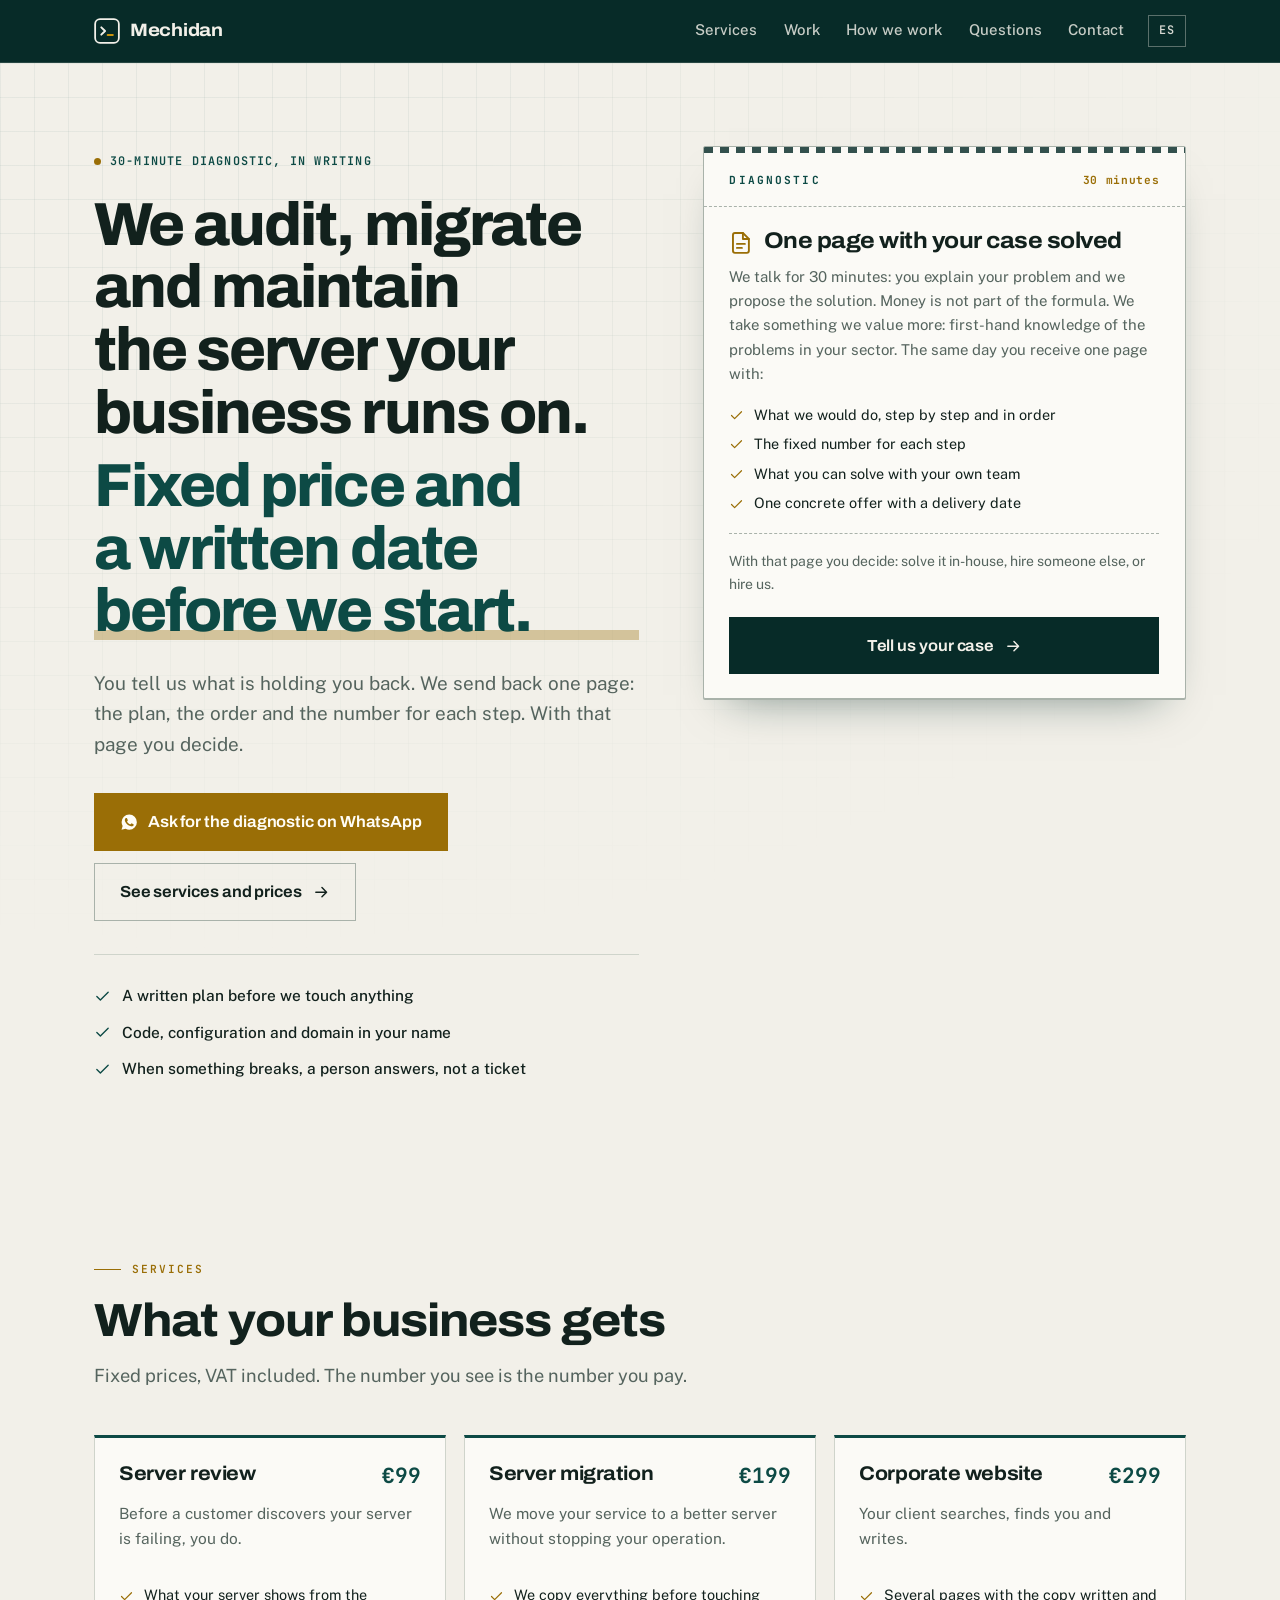
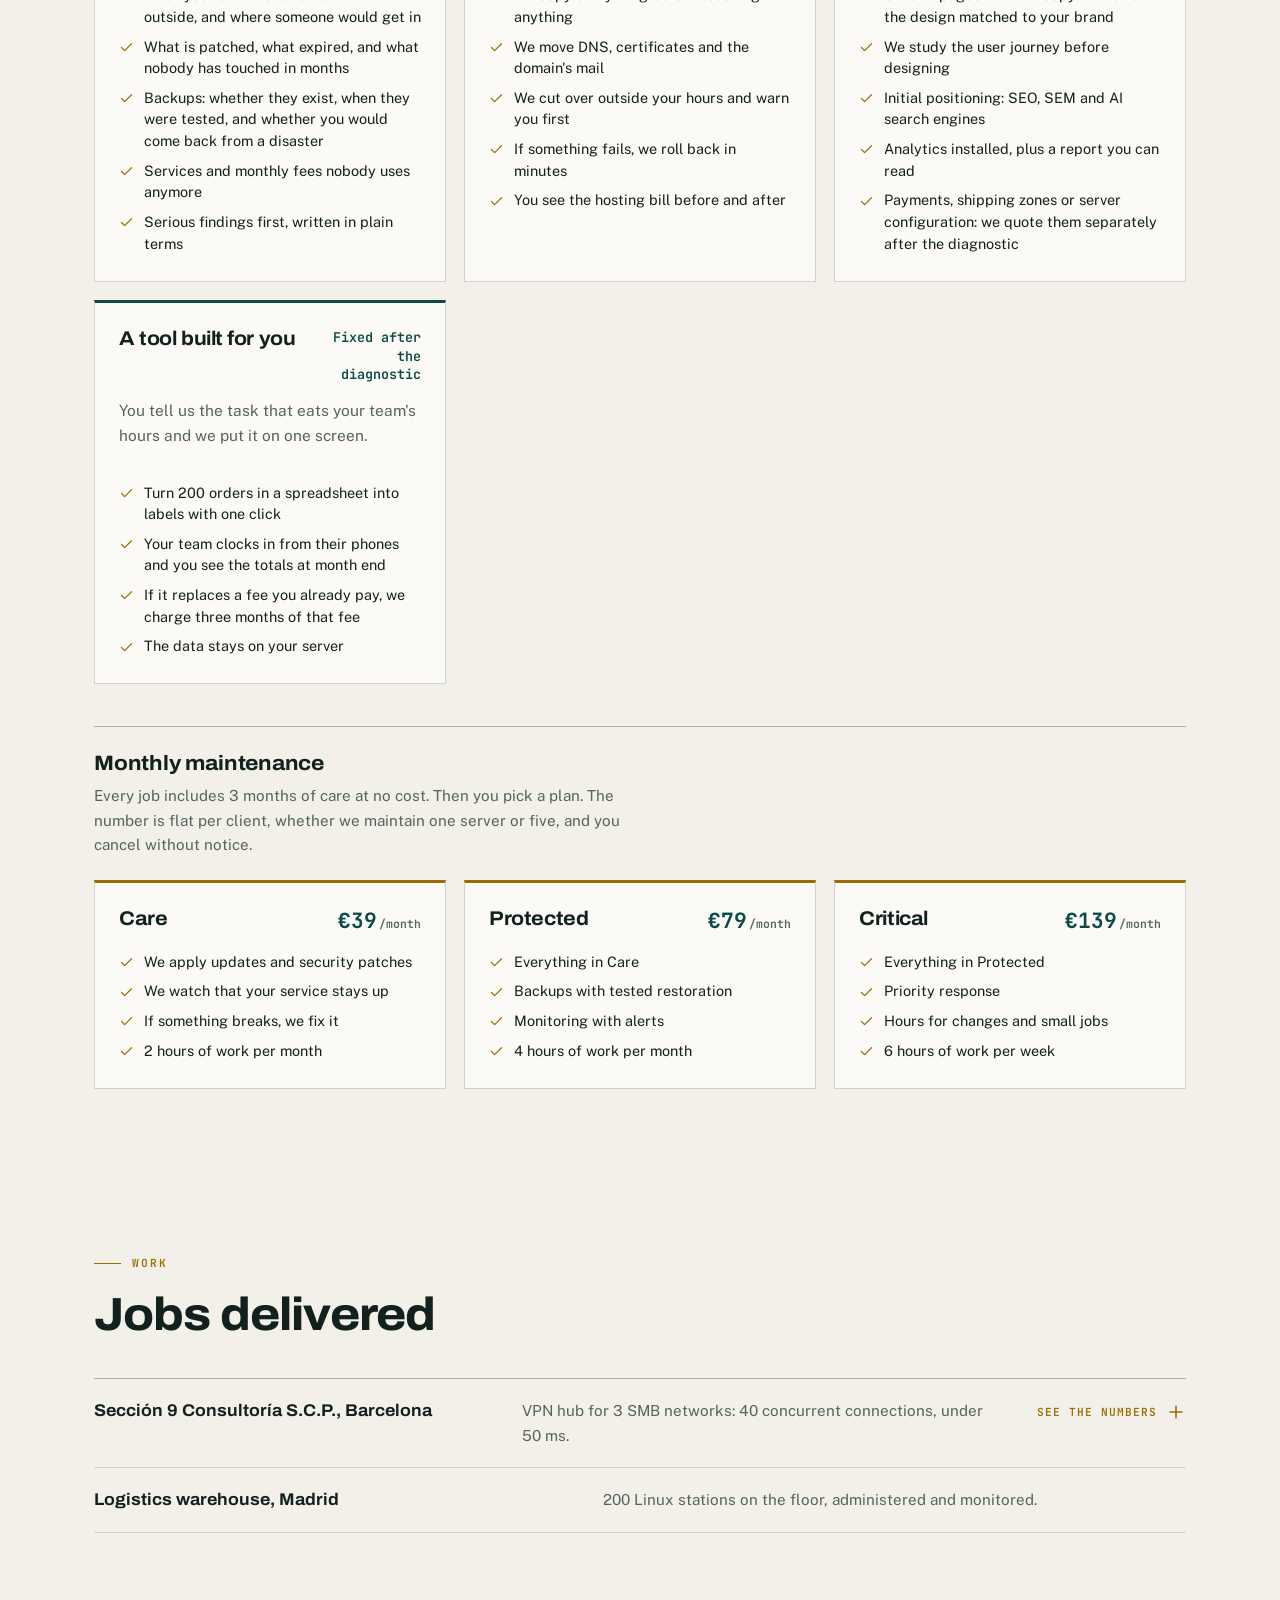
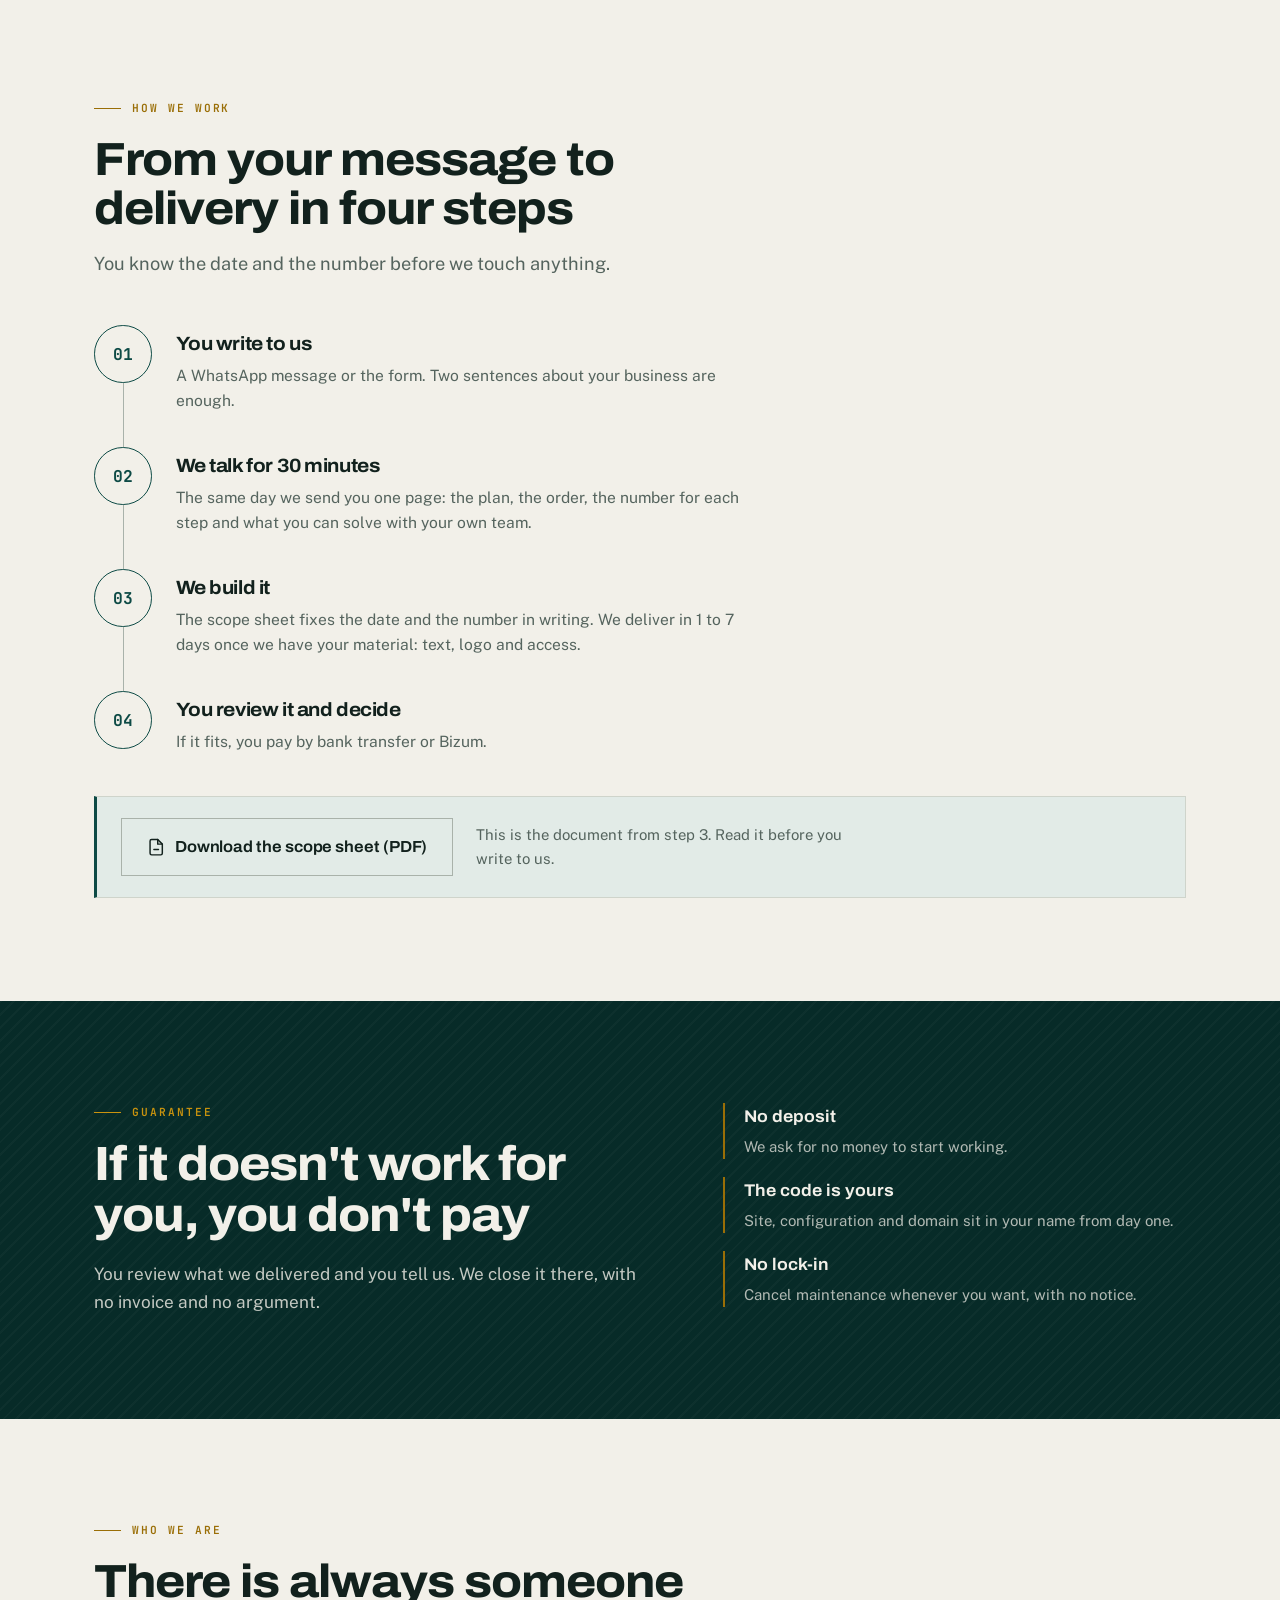
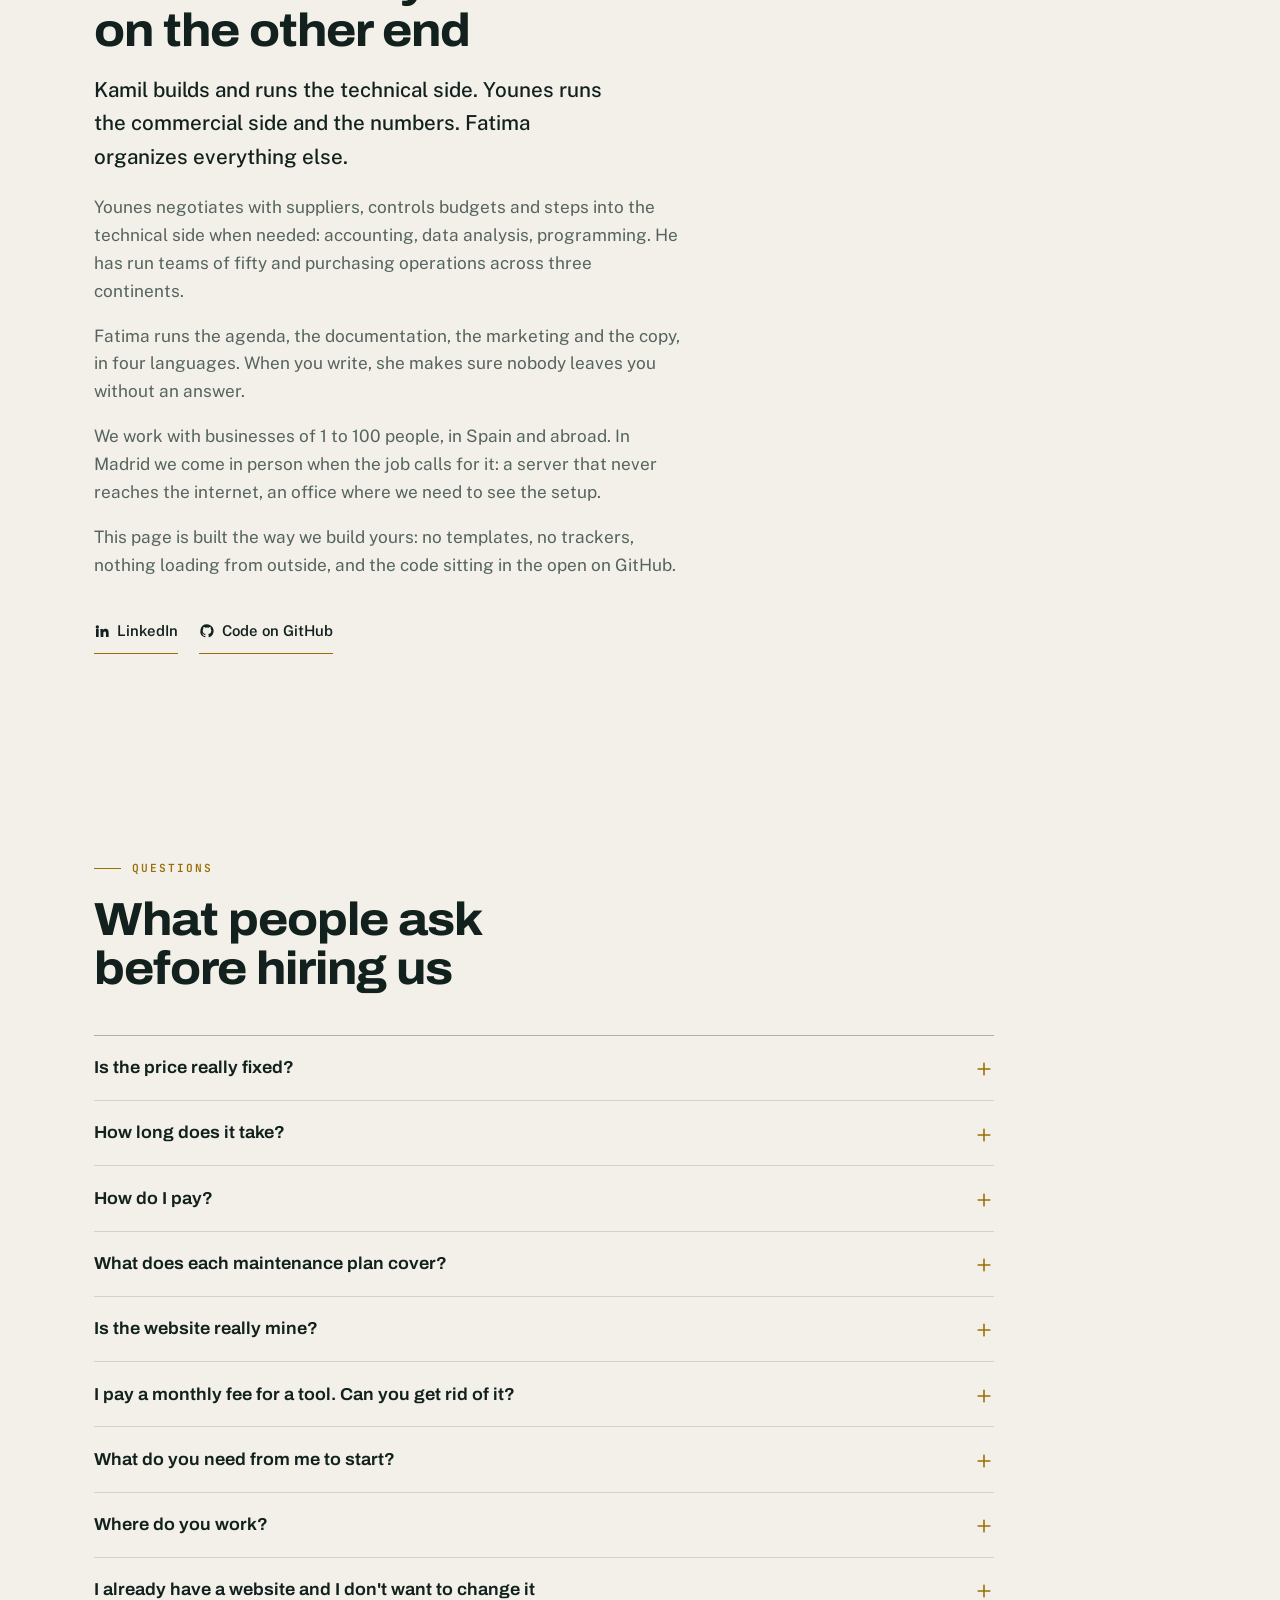
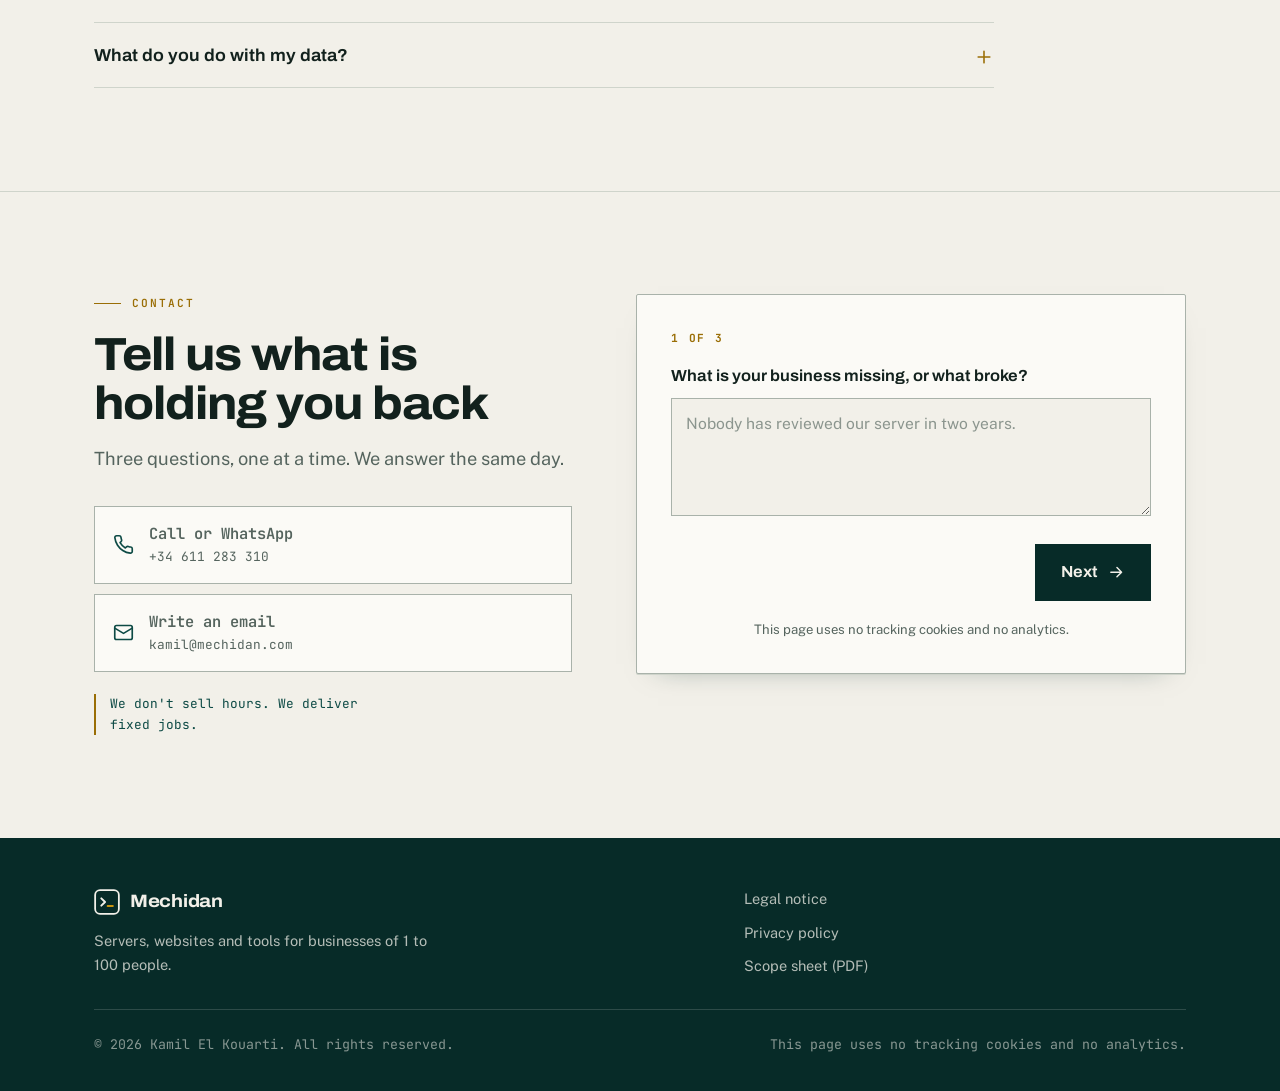
<file: en/index.html>
<!doctype html>
<html lang="en" dir="ltr">
<head>
  <meta charset="utf-8">
  <meta name="viewport" content="width=device-width, initial-scale=1">
  <title>Servers, websites and tools for your business | Mechidan</title>
  <meta name="description" content="We audit, migrate and maintain the infrastructure your business runs on. 30-minute diagnostic in writing and a fixed price before work starts.">
  <link rel="canonical" href="https://mechidan.com/en/">
  <link rel="alternate" hreflang="es" href="https://mechidan.com/">
  <link rel="alternate" hreflang="en" href="https://mechidan.com/en/">
  <link rel="alternate" hreflang="x-default" href="https://mechidan.com/">
  <meta name="robots" content="index,follow,max-image-preview:large">
  <meta name="author" content="Kamil El Kouarti">
  <meta name="theme-color" content="#072B28">
  <meta property="og:type" content="website">
  <meta property="og:title" content="Servers, websites and tools for your business | Mechidan">
  <meta property="og:description" content="We audit, migrate and maintain the infrastructure your business runs on. 30-minute diagnostic in writing and a fixed price before work starts.">
  <meta property="og:url" content="https://mechidan.com/en/">
  <meta property="og:site_name" content="Mechidan">
  <meta property="og:locale" content="en">
  <meta property="og:image" content="https://mechidan.com/assets/img/og.png">
  <meta property="og:image:width" content="1200">
  <meta property="og:image:height" content="630">
  <meta property="og:image:alt" content="Mechidan: servers, websites and tools for your business.">
  <meta name="twitter:card" content="summary_large_image">
  <link rel="icon" href="/assets/img/favicon.svg" type="image/svg+xml">
  <link rel="apple-touch-icon" href="/assets/img/icon-180.png">
  <link rel="manifest" href="/site.webmanifest">
  <meta name="keywords" content="server maintenance, server migration, server security audit, corporate website, custom internal tool, SMB technical support">
  <link rel="preload" href="/assets/fonts/archivo-var.woff2" as="font" type="font/woff2" crossorigin>
  <link rel="preload" href="/assets/fonts/publicsans-var.woff2" as="font" type="font/woff2" crossorigin>
  <link rel="preload" href="/assets/fonts/jetbrainsmono-var.woff2" as="font" type="font/woff2" crossorigin>
  <link rel="stylesheet" href="/assets/css/style.css">
  <script type="application/ld+json">{"@context":"https://schema.org","@type":"ProfessionalService","@id":"https://mechidan.com/#business","name":"Mechidan","url":"https://mechidan.com/en/","description":"We audit, migrate and maintain the infrastructure your business runs on. 30-minute diagnostic in writing and a fixed price before work starts.","email":"kamil@mechidan.com","founder":{"@type":"Person","name":"Kamil El Kouarti"},"areaServed":[{"@type":"Country","name":"Spain"},{"@type":"Place","name":"Worldwide"}],"availableLanguage":["es","en"],"priceRange":"€€","address":{"@type":"PostalAddress","addressCountry":"ES","addressLocality":"Madrid"},"sameAs":["https://www.linkedin.com/in/elkouarti/","https://github.com/mkkouarti"],"makesOffer":[{"@type":"Offer","name":"Server review","description":"Before a customer discovers your server is failing, you do.","priceCurrency":"EUR","availability":"https://schema.org/InStock","url":"https://mechidan.com/en/#services","price":"99","priceSpecification":{"@type":"PriceSpecification","price":"99","priceCurrency":"EUR","valueAddedTaxIncluded":true}},{"@type":"Offer","name":"Server migration","description":"We move your service to a better server without stopping your operation.","priceCurrency":"EUR","availability":"https://schema.org/InStock","url":"https://mechidan.com/en/#services","price":"199","priceSpecification":{"@type":"PriceSpecification","price":"199","priceCurrency":"EUR","valueAddedTaxIncluded":true}},{"@type":"Offer","name":"Corporate website","description":"Your client searches, finds you and writes.","priceCurrency":"EUR","availability":"https://schema.org/InStock","url":"https://mechidan.com/en/#services","price":"299","priceSpecification":{"@type":"PriceSpecification","price":"299","priceCurrency":"EUR","valueAddedTaxIncluded":true}},{"@type":"Offer","name":"A tool built for you","description":"You tell us the task that eats your team's hours and we put it on one screen.","priceCurrency":"EUR","availability":"https://schema.org/InStock","url":"https://mechidan.com/en/#services"},{"@type":"Offer","name":"Care","description":"We apply updates and security patches; We watch that your service stays up; If something breaks, we fix it; 2 hours of work per month","priceCurrency":"EUR","availability":"https://schema.org/InStock","url":"https://mechidan.com/en/#services","price":"39","priceSpecification":{"@type":"UnitPriceSpecification","price":"39","priceCurrency":"EUR","valueAddedTaxIncluded":true,"unitCode":"MON"}},{"@type":"Offer","name":"Protected","description":"Everything in Care; Backups with tested restoration; Monitoring with alerts; 4 hours of work per month","priceCurrency":"EUR","availability":"https://schema.org/InStock","url":"https://mechidan.com/en/#services","price":"79","priceSpecification":{"@type":"UnitPriceSpecification","price":"79","priceCurrency":"EUR","valueAddedTaxIncluded":true,"unitCode":"MON"}},{"@type":"Offer","name":"Critical","description":"Everything in Protected; Priority response; Hours for changes and small jobs; 6 hours of work per week","priceCurrency":"EUR","availability":"https://schema.org/InStock","url":"https://mechidan.com/en/#services","price":"139","priceSpecification":{"@type":"UnitPriceSpecification","price":"139","priceCurrency":"EUR","valueAddedTaxIncluded":true,"unitCode":"MON"}}],"knowsAbout":["Linux server administration","Server migration","Infrastructure security audit","Self-hosted software","Website development","Booking systems","Nginx"],"telephone":"+34611283310"}</script>
  <script type="application/ld+json">{"@context":"https://schema.org","@type":"WebSite","@id":"https://mechidan.com/#website","url":"https://mechidan.com/","name":"Mechidan","inLanguage":["en","es"],"publisher":{"@id":"https://mechidan.com/#business"}}</script>
  <script type="application/ld+json">{"@context":"https://schema.org","@type":"FAQPage","@id":"https://mechidan.com/en/#faq","mainEntity":[{"@type":"Question","name":"Is the price really fixed?","acceptedAnswer":{"@type":"Answer","text":"Yes. The number on each service includes VAT and the whole job. If your case needs less, we take out what you won't use and the number drops. The final number goes in writing in the scope sheet."}},{"@type":"Question","name":"How long does it take?","acceptedAnswer":{"@type":"Answer","text":"One to seven days once we have your material: text, logo and access. A simple site lands in two. A migration with mail and certificates runs to five or seven. The exact date goes in the scope sheet."}},{"@type":"Question","name":"How do I pay?","acceptedAnswer":{"@type":"Answer","text":"Outside this website, by bank transfer or Bizum, once you approve the work. We issue an invoice with full tax details. This page takes no payments and stores no banking data."}},{"@type":"Question","name":"What does each maintenance plan cover?","acceptedAnswer":{"@type":"Answer","text":"The number is flat per month per client, whether we maintain one server or five. Care applies patches, watches the service and fixes what breaks. Protected adds backups with tested restoration and alerts. Critical adds priority response and hours for small jobs."}},{"@type":"Question","name":"Is the website really mine?","acceptedAnswer":{"@type":"Answer","text":"Yes. The domain registers in your name, the code gets handed to you and the hosting sits in your account. Tomorrow you can take everything without asking us."}},{"@type":"Question","name":"I pay a monthly fee for a tool. Can you get rid of it?","acceptedAnswer":{"@type":"Answer","text":"Sometimes. We check whether an equivalent exists that you can host yourself. If it does, we set it up and charge three months of that fee. If it doesn't, we say so and charge nothing. We stay away from invoicing and anything with a legal obligation attached."}},{"@type":"Question","name":"What do you need from me to start?","acceptedAnswer":{"@type":"Answer","text":"The text you want to show, your logo if you have one, and access to the domain if you already bought it. If you have none of that, we write a first draft and you correct it."}},{"@type":"Question","name":"Where do you work?","acceptedAnswer":{"@type":"Answer","text":"Remotely, with clients in Spain and abroad. In Madrid we come in person when the job needs it: a server that doesn't reach the internet, an office where we need to see the setup."}},{"@type":"Question","name":"I already have a website and I don't want to change it","acceptedAnswer":{"@type":"Answer","text":"Then look at the migration or the review. We can shift what you have to a cheaper server, or tell you where it sits exposed, without touching the design."}},{"@type":"Question","name":"What do you do with my data?","acceptedAnswer":{"@type":"Answer","text":"We keep your name and your contact so we can reply, nothing else. We sell no data, run no advertising and set no tracking. The privacy policy spells it out."}}]}</script>
  <script type="application/ld+json">{"@context":"https://schema.org","@type":"HowTo","name":"From your message to delivery in four steps","description":"You know the date and the number before we touch anything.","totalTime":"P7D","step":[{"@type":"HowToStep","position":1,"name":"You write to us","text":"A WhatsApp message or the form. Two sentences about your business are enough."},{"@type":"HowToStep","position":2,"name":"We talk for 30 minutes","text":"The same day we send you one page: the plan, the order, the number for each step and what you can solve with your own team."},{"@type":"HowToStep","position":3,"name":"We build it","text":"The scope sheet fixes the date and the number in writing. We deliver in 1 to 7 days once we have your material: text, logo and access."},{"@type":"HowToStep","position":4,"name":"You review it and decide","text":"If it fits, you pay by bank transfer or Bizum."}]}</script>
</head>
<body>
<a class="skip" href="#main">Skip to content</a>
<header class="masthead">
  <div class="shell masthead__in">
    <a class="brand" href="/en/"><svg class="brand__mark" viewBox="0 0 32 32" fill="none" aria-hidden="true" focusable="false"><rect x="1.4" y="1.4" width="29.2" height="29.2" rx="6" stroke="currentColor" stroke-width="2.2"/><path d="M9 11.5 13.6 16 9 20.5" stroke="currentColor" stroke-width="2.4" stroke-linecap="round" stroke-linejoin="round"/><path d="M16.8 21h6.4" stroke="#C9930E" stroke-width="2.4" stroke-linecap="round"/></svg><span>Mechidan</span></a>
    <nav class="mainnav" id="mainnav" data-open="false" aria-label="Services"><a href="/en/#services">Services</a><a href="/en/#work">Work</a><a href="/en/#process">How we work</a><a href="/en/#faq">Questions</a><a href="/en/#contact">Contact</a></nav>
    <a class="lang" href="/" data-lang-set="es" hreflang="es"
       aria-label="View this page in Spanish">ES</a>
    <button class="burger" id="burger" type="button" aria-expanded="false"
            aria-controls="mainnav" aria-label="Open menu"><svg viewBox="0 0 24 24" fill="none" stroke="currentColor" stroke-width="1.9" stroke-linecap="round" stroke-linejoin="round" aria-hidden="true" focusable="false"><path d="M3 6h18M3 12h18M3 18h18"/></svg></button>
  </div>
</header>
<main id="main">
<section class="hero" data-tone="paper">
  <div class="shell hero__grid">
    <div class="hero__copy">
      <p class="hero__eyebrow"><span class="pulse"></span>30-minute diagnostic, in writing</p>
      <h1>We audit, migrate and maintain the server your business runs on. <span class="accent">Fixed price and a written date before we start.</span></h1>
      <p class="hero__sub">You tell us what is holding you back. We send back one page: the plan, the order and the number for each step. With that page you decide.</p>
      <div class="hero__cta"><a class="btn btn--brass" href="https://wa.me/34611283310?text=Hi%2C%20I%20want%20the%2030-minute%20diagnostic%20for%20my%20business." target="_blank" rel="noopener"><svg viewBox="0 0 24 24" fill="currentColor" stroke="none" stroke-width="1.9" stroke-linecap="round" stroke-linejoin="round" aria-hidden="true" focusable="false"><path d="M12.04 2A9.9 9.9 0 0 0 2.1 11.9a9.8 9.8 0 0 0 1.34 4.95L2 22l5.3-1.38a9.9 9.9 0 0 0 4.74 1.2h.01A9.9 9.9 0 0 0 22 11.92 9.9 9.9 0 0 0 12.04 2Zm5.8 14.05c-.25.69-1.44 1.32-1.98 1.37-.53.05-1.03.24-3.47-.72-2.92-1.15-4.77-4.14-4.91-4.33-.14-.2-1.17-1.56-1.17-2.97 0-1.42.74-2.11 1-2.4.26-.29.57-.36.76-.36l.55.01c.17 0 .41-.07.64.49l.88 2.13c.07.15.12.32.02.51-.1.2-.15.32-.3.49l-.44.51c-.14.15-.29.3-.13.6.17.28.75 1.23 1.6 2 1.11.98 2.04 1.28 2.33 1.43.29.15.46.12.63-.07l.9-1.05c.2-.24.38-.19.63-.1l1.8.85c.26.12.43.19.5.29.06.1.06.6-.19 1.29Z"/></svg>Ask for the diagnostic on WhatsApp</a><a class="btn btn--line" href="#services">See services and prices<svg viewBox="0 0 24 24" fill="none" stroke="currentColor" stroke-width="1.9" stroke-linecap="round" stroke-linejoin="round" aria-hidden="true" focusable="false"><path d="M5 12h14M13 6l6 6-6 6"/></svg></a></div>
      <ul class="trustrow"><li><svg viewBox="0 0 24 24" fill="none" stroke="currentColor" stroke-width="1.9" stroke-linecap="round" stroke-linejoin="round" aria-hidden="true" focusable="false"><path d="M20 6 9 17l-5-5"/></svg><span>A written plan before we touch anything</span></li><li><svg viewBox="0 0 24 24" fill="none" stroke="currentColor" stroke-width="1.9" stroke-linecap="round" stroke-linejoin="round" aria-hidden="true" focusable="false"><path d="M20 6 9 17l-5-5"/></svg><span>Code, configuration and domain in your name</span></li><li><svg viewBox="0 0 24 24" fill="none" stroke="currentColor" stroke-width="1.9" stroke-linecap="round" stroke-linejoin="round" aria-hidden="true" focusable="false"><path d="M20 6 9 17l-5-5"/></svg><span>When something breaks, a person answers, not a ticket</span></li></ul>
    </div>

    <aside class="docket" aria-labelledby="docket-title">
      <div class="docket__head">
        <span class="docket__label">Diagnostic</span>
        <span class="docket__ref">30 minutes</span>
      </div>
      <div class="docket__body">
        <h2 class="docket__title" id="docket-title"><svg class="docket__glyph" viewBox="0 0 24 24" fill="none" stroke="currentColor" stroke-width="1.9" stroke-linecap="round" stroke-linejoin="round" aria-hidden="true" focusable="false"><path d="M14 2H6a2 2 0 0 0-2 2v16a2 2 0 0 0 2 2h12a2 2 0 0 0 2-2V8Z"/><path d="M14 2v6h6M8 13h8M8 17h5"/></svg>One page with your case solved</h2>
        <p class="docket__intro">We talk for 30 minutes: you explain your problem and we propose the solution. Money is not part of the formula. We take something we value more: first-hand knowledge of the problems in your sector. The same day you receive one page with:</p>

        <ul class="svc__list"><li><svg viewBox="0 0 24 24" fill="none" stroke="currentColor" stroke-width="1.9" stroke-linecap="round" stroke-linejoin="round" aria-hidden="true" focusable="false"><path d="M20 6 9 17l-5-5"/></svg><span>What we would do, step by step and in order</span></li><li><svg viewBox="0 0 24 24" fill="none" stroke="currentColor" stroke-width="1.9" stroke-linecap="round" stroke-linejoin="round" aria-hidden="true" focusable="false"><path d="M20 6 9 17l-5-5"/></svg><span>The fixed number for each step</span></li><li><svg viewBox="0 0 24 24" fill="none" stroke="currentColor" stroke-width="1.9" stroke-linecap="round" stroke-linejoin="round" aria-hidden="true" focusable="false"><path d="M20 6 9 17l-5-5"/></svg><span>What you can solve with your own team</span></li><li><svg viewBox="0 0 24 24" fill="none" stroke="currentColor" stroke-width="1.9" stroke-linecap="round" stroke-linejoin="round" aria-hidden="true" focusable="false"><path d="M20 6 9 17l-5-5"/></svg><span>One concrete offer with a delivery date</span></li></ul>

        <p class="ledger__note">With that page you decide: solve it in-house, hire someone else, or hire us.</p>

        <div class="docket__actions">
          <a class="btn btn--ink btn--block" href="#contact">Tell us your case<svg viewBox="0 0 24 24" fill="none" stroke="currentColor" stroke-width="1.9" stroke-linecap="round" stroke-linejoin="round" aria-hidden="true" focusable="false"><path d="M5 12h14M13 6l6 6-6 6"/></svg></a>
        </div>
      </div>
    </aside>
  </div>
</section>
<section class="band" id="services" data-tone="paper">
  <div class="shell">
    <p class="eyebrow">Services</p>
    <h2 class="h-sec">What your business gets</h2>
    <p class="sec-lede">Fixed prices, VAT included. The number you see is the number you pay.</p>
    <div class="svc-grid"><article class="svc reveal" style="--i:0">
      <div class="svc__top"><h3 class="svc__name">Server review</h3><div class="svc__price">€99</div></div>
      <p class="svc__pitch">Before a customer discovers your server is failing, you do.</p>
      <ul class="svc__list"><li><svg viewBox="0 0 24 24" fill="none" stroke="currentColor" stroke-width="1.9" stroke-linecap="round" stroke-linejoin="round" aria-hidden="true" focusable="false"><path d="M20 6 9 17l-5-5"/></svg><span>What your server shows from the outside, and where someone would get in</span></li><li><svg viewBox="0 0 24 24" fill="none" stroke="currentColor" stroke-width="1.9" stroke-linecap="round" stroke-linejoin="round" aria-hidden="true" focusable="false"><path d="M20 6 9 17l-5-5"/></svg><span>What is patched, what expired, and what nobody has touched in months</span></li><li><svg viewBox="0 0 24 24" fill="none" stroke="currentColor" stroke-width="1.9" stroke-linecap="round" stroke-linejoin="round" aria-hidden="true" focusable="false"><path d="M20 6 9 17l-5-5"/></svg><span>Backups: whether they exist, when they were tested, and whether you would come back from a disaster</span></li><li><svg viewBox="0 0 24 24" fill="none" stroke="currentColor" stroke-width="1.9" stroke-linecap="round" stroke-linejoin="round" aria-hidden="true" focusable="false"><path d="M20 6 9 17l-5-5"/></svg><span>Services and monthly fees nobody uses anymore</span></li><li><svg viewBox="0 0 24 24" fill="none" stroke="currentColor" stroke-width="1.9" stroke-linecap="round" stroke-linejoin="round" aria-hidden="true" focusable="false"><path d="M20 6 9 17l-5-5"/></svg><span>Serious findings first, written in plain terms</span></li></ul>
    </article><article class="svc reveal" style="--i:1">
      <div class="svc__top"><h3 class="svc__name">Server migration</h3><div class="svc__price">€199</div></div>
      <p class="svc__pitch">We move your service to a better server without stopping your operation.</p>
      <ul class="svc__list"><li><svg viewBox="0 0 24 24" fill="none" stroke="currentColor" stroke-width="1.9" stroke-linecap="round" stroke-linejoin="round" aria-hidden="true" focusable="false"><path d="M20 6 9 17l-5-5"/></svg><span>We copy everything before touching anything</span></li><li><svg viewBox="0 0 24 24" fill="none" stroke="currentColor" stroke-width="1.9" stroke-linecap="round" stroke-linejoin="round" aria-hidden="true" focusable="false"><path d="M20 6 9 17l-5-5"/></svg><span>We move DNS, certificates and the domain&#x27;s mail</span></li><li><svg viewBox="0 0 24 24" fill="none" stroke="currentColor" stroke-width="1.9" stroke-linecap="round" stroke-linejoin="round" aria-hidden="true" focusable="false"><path d="M20 6 9 17l-5-5"/></svg><span>We cut over outside your hours and warn you first</span></li><li><svg viewBox="0 0 24 24" fill="none" stroke="currentColor" stroke-width="1.9" stroke-linecap="round" stroke-linejoin="round" aria-hidden="true" focusable="false"><path d="M20 6 9 17l-5-5"/></svg><span>If something fails, we roll back in minutes</span></li><li><svg viewBox="0 0 24 24" fill="none" stroke="currentColor" stroke-width="1.9" stroke-linecap="round" stroke-linejoin="round" aria-hidden="true" focusable="false"><path d="M20 6 9 17l-5-5"/></svg><span>You see the hosting bill before and after</span></li></ul>
    </article><article class="svc reveal" style="--i:2">
      <div class="svc__top"><h3 class="svc__name">Corporate website</h3><div class="svc__price">€299</div></div>
      <p class="svc__pitch">Your client searches, finds you and writes.</p>
      <ul class="svc__list"><li><svg viewBox="0 0 24 24" fill="none" stroke="currentColor" stroke-width="1.9" stroke-linecap="round" stroke-linejoin="round" aria-hidden="true" focusable="false"><path d="M20 6 9 17l-5-5"/></svg><span>Several pages with the copy written and the design matched to your brand</span></li><li><svg viewBox="0 0 24 24" fill="none" stroke="currentColor" stroke-width="1.9" stroke-linecap="round" stroke-linejoin="round" aria-hidden="true" focusable="false"><path d="M20 6 9 17l-5-5"/></svg><span>We study the user journey before designing</span></li><li><svg viewBox="0 0 24 24" fill="none" stroke="currentColor" stroke-width="1.9" stroke-linecap="round" stroke-linejoin="round" aria-hidden="true" focusable="false"><path d="M20 6 9 17l-5-5"/></svg><span>Initial positioning: SEO, SEM and AI search engines</span></li><li><svg viewBox="0 0 24 24" fill="none" stroke="currentColor" stroke-width="1.9" stroke-linecap="round" stroke-linejoin="round" aria-hidden="true" focusable="false"><path d="M20 6 9 17l-5-5"/></svg><span>Analytics installed, plus a report you can read</span></li><li><svg viewBox="0 0 24 24" fill="none" stroke="currentColor" stroke-width="1.9" stroke-linecap="round" stroke-linejoin="round" aria-hidden="true" focusable="false"><path d="M20 6 9 17l-5-5"/></svg><span>Payments, shipping zones or server configuration: we quote them separately after the diagnostic</span></li></ul>
    </article><article class="svc reveal" style="--i:3">
      <div class="svc__top"><h3 class="svc__name">A tool built for you</h3><div class="svc__price is-text">Fixed after the diagnostic</div></div>
      <p class="svc__pitch">You tell us the task that eats your team&#x27;s hours and we put it on one screen.</p>
      <ul class="svc__list"><li><svg viewBox="0 0 24 24" fill="none" stroke="currentColor" stroke-width="1.9" stroke-linecap="round" stroke-linejoin="round" aria-hidden="true" focusable="false"><path d="M20 6 9 17l-5-5"/></svg><span>Turn 200 orders in a spreadsheet into labels with one click</span></li><li><svg viewBox="0 0 24 24" fill="none" stroke="currentColor" stroke-width="1.9" stroke-linecap="round" stroke-linejoin="round" aria-hidden="true" focusable="false"><path d="M20 6 9 17l-5-5"/></svg><span>Your team clocks in from their phones and you see the totals at month end</span></li><li><svg viewBox="0 0 24 24" fill="none" stroke="currentColor" stroke-width="1.9" stroke-linecap="round" stroke-linejoin="round" aria-hidden="true" focusable="false"><path d="M20 6 9 17l-5-5"/></svg><span>If it replaces a fee you already pay, we charge three months of that fee</span></li><li><svg viewBox="0 0 24 24" fill="none" stroke="currentColor" stroke-width="1.9" stroke-linecap="round" stroke-linejoin="round" aria-hidden="true" focusable="false"><path d="M20 6 9 17l-5-5"/></svg><span>The data stays on your server</span></li></ul>
    </article></div>
    <div class="tiers-head reveal"><h3 class="tiers__title">Monthly maintenance</h3><p class="tiers__lead">Every job includes 3 months of care at no cost. Then you pick a plan. The number is flat per client, whether we maintain one server or five, and you cancel without notice.</p></div>
    <div class="svc-grid tiers"><article class="svc tier reveal" style="--i:0">
      <div class="svc__top"><h3 class="svc__name">Care</h3><div class="svc__price">€39<span class="tier__per">/month</span></div></div>
      <ul class="svc__list"><li><svg viewBox="0 0 24 24" fill="none" stroke="currentColor" stroke-width="1.9" stroke-linecap="round" stroke-linejoin="round" aria-hidden="true" focusable="false"><path d="M20 6 9 17l-5-5"/></svg><span>We apply updates and security patches</span></li><li><svg viewBox="0 0 24 24" fill="none" stroke="currentColor" stroke-width="1.9" stroke-linecap="round" stroke-linejoin="round" aria-hidden="true" focusable="false"><path d="M20 6 9 17l-5-5"/></svg><span>We watch that your service stays up</span></li><li><svg viewBox="0 0 24 24" fill="none" stroke="currentColor" stroke-width="1.9" stroke-linecap="round" stroke-linejoin="round" aria-hidden="true" focusable="false"><path d="M20 6 9 17l-5-5"/></svg><span>If something breaks, we fix it</span></li><li><svg viewBox="0 0 24 24" fill="none" stroke="currentColor" stroke-width="1.9" stroke-linecap="round" stroke-linejoin="round" aria-hidden="true" focusable="false"><path d="M20 6 9 17l-5-5"/></svg><span>2 hours of work per month</span></li></ul>
    </article><article class="svc tier reveal" style="--i:1">
      <div class="svc__top"><h3 class="svc__name">Protected</h3><div class="svc__price">€79<span class="tier__per">/month</span></div></div>
      <ul class="svc__list"><li><svg viewBox="0 0 24 24" fill="none" stroke="currentColor" stroke-width="1.9" stroke-linecap="round" stroke-linejoin="round" aria-hidden="true" focusable="false"><path d="M20 6 9 17l-5-5"/></svg><span>Everything in Care</span></li><li><svg viewBox="0 0 24 24" fill="none" stroke="currentColor" stroke-width="1.9" stroke-linecap="round" stroke-linejoin="round" aria-hidden="true" focusable="false"><path d="M20 6 9 17l-5-5"/></svg><span>Backups with tested restoration</span></li><li><svg viewBox="0 0 24 24" fill="none" stroke="currentColor" stroke-width="1.9" stroke-linecap="round" stroke-linejoin="round" aria-hidden="true" focusable="false"><path d="M20 6 9 17l-5-5"/></svg><span>Monitoring with alerts</span></li><li><svg viewBox="0 0 24 24" fill="none" stroke="currentColor" stroke-width="1.9" stroke-linecap="round" stroke-linejoin="round" aria-hidden="true" focusable="false"><path d="M20 6 9 17l-5-5"/></svg><span>4 hours of work per month</span></li></ul>
    </article><article class="svc tier reveal" style="--i:2">
      <div class="svc__top"><h3 class="svc__name">Critical</h3><div class="svc__price">€139<span class="tier__per">/month</span></div></div>
      <ul class="svc__list"><li><svg viewBox="0 0 24 24" fill="none" stroke="currentColor" stroke-width="1.9" stroke-linecap="round" stroke-linejoin="round" aria-hidden="true" focusable="false"><path d="M20 6 9 17l-5-5"/></svg><span>Everything in Protected</span></li><li><svg viewBox="0 0 24 24" fill="none" stroke="currentColor" stroke-width="1.9" stroke-linecap="round" stroke-linejoin="round" aria-hidden="true" focusable="false"><path d="M20 6 9 17l-5-5"/></svg><span>Priority response</span></li><li><svg viewBox="0 0 24 24" fill="none" stroke="currentColor" stroke-width="1.9" stroke-linecap="round" stroke-linejoin="round" aria-hidden="true" focusable="false"><path d="M20 6 9 17l-5-5"/></svg><span>Hours for changes and small jobs</span></li><li><svg viewBox="0 0 24 24" fill="none" stroke="currentColor" stroke-width="1.9" stroke-linecap="round" stroke-linejoin="round" aria-hidden="true" focusable="false"><path d="M20 6 9 17l-5-5"/></svg><span>6 hours of work per week</span></li></ul>
    </article></div>
  </div>
</section>
<section class="band band--tight" id="work" data-tone="sunk">
  <div class="shell">
    <p class="eyebrow">Work</p>
    <h2 class="h-sec">Jobs delivered</h2>
    <ul class="jobs"><li class="reveal" style="--i:0"><details class="jobcase">
      <summary>
        <span class="job__client">Sección 9 Consultoría S.C.P., Barcelona</span><span class="job__line">VPN hub for 3 SMB networks: 40 concurrent connections, under 50 ms.</span>
        <span class="jobcase__open"><span class="job__hint">See the numbers</span><svg class="qa__icon" viewBox="0 0 24 24" fill="none" stroke="currentColor" stroke-width="1.9" stroke-linecap="round" stroke-linejoin="round" aria-hidden="true" focusable="false"><path d="M12 5v14M5 12h14"/></svg></span>
      </summary>
      <div class="case__body">
        <p class="case__ctx">Sección 9 needed to give encrypted remote access to its clients&#x27; networks without paying per-user licences. We built the full management panel, connected the networks, hardened the setup and left it running on their server.</p>
        <ul class="case__stats"><li><b>40</b><span>simultaneous connections under 50 ms of latency, on a server with 1 vCPU and 1 GB of RAM</span></li><li><b>45 → 10</b><span>minutes per client onboarding, with automatic installers for Linux and Windows</span></li><li><b>3+</b><span>SMB networks linked together; where a corporate firewall blocks the tunnel, the connection falls back to port 443 and keeps working</span></li><li><b>512 MB</b><span>of RAM is all the panel needs: no database, file-based state and a single system service</span></li><li><b>0</b><span>data outside the client&#x27;s server: per-IP attempt blocking, Fail2ban and an audit log of every panel action</span></li></ul>
        <a class="case__link" href="https://github.com/mkKouarti/oedon-vpn-panel" target="_blank" rel="noopener"><svg viewBox="0 0 24 24" fill="currentColor" stroke="none" stroke-width="1.9" stroke-linecap="round" stroke-linejoin="round" aria-hidden="true" focusable="false"><path d="M12 2a10 10 0 0 0-3.16 19.49c.5.09.68-.22.68-.48l-.01-1.7c-2.78.6-3.37-1.34-3.37-1.34-.45-1.16-1.1-1.47-1.1-1.47-.91-.62.07-.6.07-.6 1 .07 1.53 1.03 1.53 1.03.9 1.53 2.34 1.09 2.91.83.09-.65.35-1.09.63-1.34-2.22-.25-4.55-1.11-4.55-4.94 0-1.09.39-1.98 1.03-2.68-.1-.25-.45-1.27.1-2.65 0 0 .84-.27 2.75 1.02a9.5 9.5 0 0 1 5 0c1.91-1.3 2.75-1.02 2.75-1.02.55 1.38.2 2.4.1 2.65.64.7 1.03 1.6 1.03 2.68 0 3.84-2.34 4.68-4.57 4.93.36.31.68.92.68 1.85l-.01 2.75c0 .27.18.58.69.48A10 10 0 0 0 12 2Z"/></svg>Public code on GitHub</a>
      </div>
    </details></li><li class="job reveal" style="--i:1">
      <span class="job__client">Logistics warehouse, Madrid</span><span class="job__line">200 Linux stations on the floor, administered and monitored.</span>
    </li></ul>
  </div>
</section>
<section class="band" id="process" data-tone="paper">
  <div class="shell">
    <p class="eyebrow">How we work</p>
    <h2 class="h-sec">From your message to delivery in four steps</h2>
    <p class="sec-lede">You know the date and the number before we touch anything.</p>
    <div class="steps"><article class="step reveal" style="--i:0">
      <div class="step__n" aria-hidden="true"></div>
      <div><h3 class="step__name">You write to us</h3>
      <p class="step__detail">A WhatsApp message or the form. Two sentences about your business are enough.</p></div>
    </article><article class="step reveal" style="--i:1">
      <div class="step__n" aria-hidden="true"></div>
      <div><h3 class="step__name">We talk for 30 minutes</h3>
      <p class="step__detail">The same day we send you one page: the plan, the order, the number for each step and what you can solve with your own team.</p></div>
    </article><article class="step reveal" style="--i:2">
      <div class="step__n" aria-hidden="true"></div>
      <div><h3 class="step__name">We build it</h3>
      <p class="step__detail">The scope sheet fixes the date and the number in writing. We deliver in 1 to 7 days once we have your material: text, logo and access.</p></div>
    </article><article class="step reveal" style="--i:3">
      <div class="step__n" aria-hidden="true"></div>
      <div><h3 class="step__name">You review it and decide</h3>
      <p class="step__detail">If it fits, you pay by bank transfer or Bizum.</p></div>
    </article></div>
    <div class="scope-cta reveal">
      <a class="btn btn--line" href="/assets/docs/scope-mechidan-en.pdf" download><svg viewBox="0 0 24 24" fill="none" stroke="currentColor" stroke-width="1.9" stroke-linecap="round" stroke-linejoin="round" aria-hidden="true" focusable="false"><path d="M14 2H6a2 2 0 0 0-2 2v16a2 2 0 0 0 2 2h12a2 2 0 0 0 2-2V8Z"/><path d="M14 2v6h6M9 15h6"/></svg>Download the scope sheet (PDF)</a>
      <p>This is the document from step 3. Read it before you write to us.</p>
    </div>
  </div>
</section>
<section class="guarantee band" id="guarantee" data-tone="deep">
  <div class="shell guarantee__grid">
    <div>
      <p class="eyebrow">Guarantee</p>
      <h2>If it doesn&#x27;t work for you, you don&#x27;t pay</h2>
      <p class="guarantee__body">You review what we delivered and you tell us. We close it there, with no invoice and no argument.</p>
    </div>
    <ul class="gpoints"><li class="gpoint reveal" style="--i:0"><b>No deposit</b><span>We ask for no money to start working.</span></li><li class="gpoint reveal" style="--i:1"><b>The code is yours</b><span>Site, configuration and domain sit in your name from day one.</span></li><li class="gpoint reveal" style="--i:2"><b>No lock-in</b><span>Cancel maintenance whenever you want, with no notice.</span></li></ul>
  </div>
</section>
<section class="band" id="about" data-tone="paper">
  <div class="shell about__grid">
    <div>
      <p class="eyebrow">Who we are</p>
      <h2 class="h-sec">There is always someone on the other end</h2>
      <p class="about__lead">Kamil builds and runs the technical side. Younes runs the commercial side and the numbers. Fatima organizes everything else.</p>
      <div class="about__body"><p>Younes negotiates with suppliers, controls budgets and steps into the technical side when needed: accounting, data analysis, programming. He has run teams of fifty and purchasing operations across three continents.</p><p>Fatima runs the agenda, the documentation, the marketing and the copy, in four languages. When you write, she makes sure nobody leaves you without an answer.</p><p>We work with businesses of 1 to 100 people, in Spain and abroad. In Madrid we come in person when the job calls for it: a server that never reaches the internet, an office where we need to see the setup.</p><p>This page is built the way we build yours: no templates, no trackers, nothing loading from outside, and the code sitting in the open on GitHub.</p></div>
      <div class="about__links">
        <a href="https://www.linkedin.com/in/elkouarti/" target="_blank" rel="noopener"><svg viewBox="0 0 24 24" fill="currentColor" stroke="none" stroke-width="1.9" stroke-linecap="round" stroke-linejoin="round" aria-hidden="true" focusable="false"><path d="M4.98 3.5A2.5 2.5 0 1 1 2.5 6 2.5 2.5 0 0 1 4.98 3.5ZM3 8.98h4V21H3ZM9.5 8.98h3.83v1.64h.05a4.2 4.2 0 0 1 3.78-2.08c4.04 0 4.79 2.66 4.79 6.12V21h-4v-5.45c0-1.3-.02-2.98-1.81-2.98-1.82 0-2.1 1.42-2.1 2.88V21h-4Z"/></svg>LinkedIn</a>
        <a href="https://github.com/mkkouarti" target="_blank" rel="noopener"><svg viewBox="0 0 24 24" fill="currentColor" stroke="none" stroke-width="1.9" stroke-linecap="round" stroke-linejoin="round" aria-hidden="true" focusable="false"><path d="M12 2a10 10 0 0 0-3.16 19.49c.5.09.68-.22.68-.48l-.01-1.7c-2.78.6-3.37-1.34-3.37-1.34-.45-1.16-1.1-1.47-1.1-1.47-.91-.62.07-.6.07-.6 1 .07 1.53 1.03 1.53 1.03.9 1.53 2.34 1.09 2.91.83.09-.65.35-1.09.63-1.34-2.22-.25-4.55-1.11-4.55-4.94 0-1.09.39-1.98 1.03-2.68-.1-.25-.45-1.27.1-2.65 0 0 .84-.27 2.75 1.02a9.5 9.5 0 0 1 5 0c1.91-1.3 2.75-1.02 2.75-1.02.55 1.38.2 2.4.1 2.65.64.7 1.03 1.6 1.03 2.68 0 3.84-2.34 4.68-4.57 4.93.36.31.68.92.68 1.85l-.01 2.75c0 .27.18.58.69.48A10 10 0 0 0 12 2Z"/></svg>Code on GitHub</a>
      </div>
    </div>
  </div>
</section>
<section class="band" id="faq" data-tone="paper">
  <div class="shell">
    <p class="eyebrow">Questions</p>
    <h2 class="h-sec">What people ask before hiring us</h2>
    <div class="faq"><details class="qa">
      <summary>Is the price really fixed?<svg class="qa__icon" viewBox="0 0 24 24" fill="none" stroke="currentColor" stroke-width="1.9" stroke-linecap="round" stroke-linejoin="round" aria-hidden="true" focusable="false"><path d="M12 5v14M5 12h14"/></svg></summary>
      <div class="qa__a">Yes. The number on each service includes VAT and the whole job. If your case needs less, we take out what you won&#x27;t use and the number drops. The final number goes in writing in the scope sheet.</div>
    </details><details class="qa">
      <summary>How long does it take?<svg class="qa__icon" viewBox="0 0 24 24" fill="none" stroke="currentColor" stroke-width="1.9" stroke-linecap="round" stroke-linejoin="round" aria-hidden="true" focusable="false"><path d="M12 5v14M5 12h14"/></svg></summary>
      <div class="qa__a">One to seven days once we have your material: text, logo and access. A simple site lands in two. A migration with mail and certificates runs to five or seven. The exact date goes in the scope sheet.</div>
    </details><details class="qa">
      <summary>How do I pay?<svg class="qa__icon" viewBox="0 0 24 24" fill="none" stroke="currentColor" stroke-width="1.9" stroke-linecap="round" stroke-linejoin="round" aria-hidden="true" focusable="false"><path d="M12 5v14M5 12h14"/></svg></summary>
      <div class="qa__a">Outside this website, by bank transfer or Bizum, once you approve the work. We issue an invoice with full tax details. This page takes no payments and stores no banking data.</div>
    </details><details class="qa">
      <summary>What does each maintenance plan cover?<svg class="qa__icon" viewBox="0 0 24 24" fill="none" stroke="currentColor" stroke-width="1.9" stroke-linecap="round" stroke-linejoin="round" aria-hidden="true" focusable="false"><path d="M12 5v14M5 12h14"/></svg></summary>
      <div class="qa__a">The number is flat per month per client, whether we maintain one server or five. Care applies patches, watches the service and fixes what breaks. Protected adds backups with tested restoration and alerts. Critical adds priority response and hours for small jobs.</div>
    </details><details class="qa">
      <summary>Is the website really mine?<svg class="qa__icon" viewBox="0 0 24 24" fill="none" stroke="currentColor" stroke-width="1.9" stroke-linecap="round" stroke-linejoin="round" aria-hidden="true" focusable="false"><path d="M12 5v14M5 12h14"/></svg></summary>
      <div class="qa__a">Yes. The domain registers in your name, the code gets handed to you and the hosting sits in your account. Tomorrow you can take everything without asking us.</div>
    </details><details class="qa">
      <summary>I pay a monthly fee for a tool. Can you get rid of it?<svg class="qa__icon" viewBox="0 0 24 24" fill="none" stroke="currentColor" stroke-width="1.9" stroke-linecap="round" stroke-linejoin="round" aria-hidden="true" focusable="false"><path d="M12 5v14M5 12h14"/></svg></summary>
      <div class="qa__a">Sometimes. We check whether an equivalent exists that you can host yourself. If it does, we set it up and charge three months of that fee. If it doesn&#x27;t, we say so and charge nothing. We stay away from invoicing and anything with a legal obligation attached.</div>
    </details><details class="qa">
      <summary>What do you need from me to start?<svg class="qa__icon" viewBox="0 0 24 24" fill="none" stroke="currentColor" stroke-width="1.9" stroke-linecap="round" stroke-linejoin="round" aria-hidden="true" focusable="false"><path d="M12 5v14M5 12h14"/></svg></summary>
      <div class="qa__a">The text you want to show, your logo if you have one, and access to the domain if you already bought it. If you have none of that, we write a first draft and you correct it.</div>
    </details><details class="qa">
      <summary>Where do you work?<svg class="qa__icon" viewBox="0 0 24 24" fill="none" stroke="currentColor" stroke-width="1.9" stroke-linecap="round" stroke-linejoin="round" aria-hidden="true" focusable="false"><path d="M12 5v14M5 12h14"/></svg></summary>
      <div class="qa__a">Remotely, with clients in Spain and abroad. In Madrid we come in person when the job needs it: a server that doesn&#x27;t reach the internet, an office where we need to see the setup.</div>
    </details><details class="qa">
      <summary>I already have a website and I don&#x27;t want to change it<svg class="qa__icon" viewBox="0 0 24 24" fill="none" stroke="currentColor" stroke-width="1.9" stroke-linecap="round" stroke-linejoin="round" aria-hidden="true" focusable="false"><path d="M12 5v14M5 12h14"/></svg></summary>
      <div class="qa__a">Then look at the migration or the review. We can shift what you have to a cheaper server, or tell you where it sits exposed, without touching the design.</div>
    </details><details class="qa">
      <summary>What do you do with my data?<svg class="qa__icon" viewBox="0 0 24 24" fill="none" stroke="currentColor" stroke-width="1.9" stroke-linecap="round" stroke-linejoin="round" aria-hidden="true" focusable="false"><path d="M12 5v14M5 12h14"/></svg></summary>
      <div class="qa__a">We keep your name and your contact so we can reply, nothing else. We sell no data, run no advertising and set no tracking. The privacy policy spells it out.</div>
    </details></div>
  </div>
</section>
<section class="contact band" id="contact" data-tone="sunk">
  <div class="shell contact__grid">
    <div>
      <p class="eyebrow">Contact</p>
      <h2 class="h-sec">Tell us what is holding you back</h2>
      <p class="sec-lede">Three questions, one at a time. We answer the same day.</p>
      <div class="channels"><a class="channel" href="tel:+34611283310"><svg viewBox="0 0 24 24" fill="none" stroke="currentColor" stroke-width="1.9" stroke-linecap="round" stroke-linejoin="round" aria-hidden="true" focusable="false"><path d="M22 16.9v3a2 2 0 0 1-2.2 2 19.8 19.8 0 0 1-8.6-3.1 19.5 19.5 0 0 1-6-6A19.8 19.8 0 0 1 2.1 4.2 2 2 0 0 1 4.1 2h3a2 2 0 0 1 2 1.7c.1 1 .4 1.9.7 2.8a2 2 0 0 1-.5 2.1L8.1 9.9a16 16 0 0 0 6 6l1.3-1.2a2 2 0 0 1 2.1-.5c.9.3 1.8.6 2.8.7a2 2 0 0 1 1.7 2Z"/></svg><span><b>Call or WhatsApp</b><span>+34 611 283 310</span></span></a><a class="channel" href="mailto:kamil@mechidan.com"><svg viewBox="0 0 24 24" fill="none" stroke="currentColor" stroke-width="1.9" stroke-linecap="round" stroke-linejoin="round" aria-hidden="true" focusable="false"><rect x="2" y="4" width="20" height="16" rx="2"/><path d="m22 7-10 6L2 7"/></svg><span><b>Write an email</b><span>kamil@mechidan.com</span></span></a></div>
      <p class="oneliner">We don&#x27;t sell hours. We deliver fixed jobs.</p>
    </div>

    <div>
      <div class="formstate" id="form-success" data-show="false">
        <div class="form success">
          <svg viewBox="0 0 24 24" fill="none" stroke="currentColor" stroke-width="1.9" stroke-linecap="round" stroke-linejoin="round" aria-hidden="true" focusable="false"><path d="M20 6 9 17l-5-5"/></svg>
          <h3>Message received</h3>
          <p>We answer the same day at the contact you left. If you are in a hurry, call.</p>
        </div>
      </div>

      <form class="form wizard" id="contact-form" action="https://formspree.io/f/xgognona" method="post" novalidate>
        <div class="formalert" id="form-alert" role="alert"></div>
        <fieldset class="wizard__panel" data-panel="0" >
          <legend class="wizard__progress">1 of 3</legend>
          <div class="field" data-field="need">
            <label for="f-need">What is your business missing, or what broke?</label>
            <textarea id="f-need" name="need" placeholder="Nobody has reviewed our server in two years." required></textarea>
            <p class="err"></p>
          </div>
          <div class="wizard__nav"><button class="btn btn--ink" type="button" data-wizard-next>Next<svg viewBox="0 0 24 24" fill="none" stroke="currentColor" stroke-width="1.9" stroke-linecap="round" stroke-linejoin="round" aria-hidden="true" focusable="false"><path d="M5 12h14M13 6l6 6-6 6"/></svg></button></div>
        </fieldset><fieldset class="wizard__panel" data-panel="1" aria-hidden="true" hidden>
          <legend class="wizard__progress">2 of 3</legend>
          <div class="field" data-field="name">
            <label for="f-name">Your name and your business?</label>
            <input type="text" id="f-name" name="name" autocomplete="name" placeholder="Marta, Sol Dental Clinic" required>
            <p class="err"></p>
          </div>
          <div class="wizard__nav"><button class="btn btn--line" type="button" data-wizard-back><svg viewBox="0 0 24 24" fill="none" stroke="currentColor" stroke-width="1.9" stroke-linecap="round" stroke-linejoin="round" aria-hidden="true" focusable="false"><path d="M19 12H5M11 18l-6-6 6-6"/></svg>Back</button><button class="btn btn--ink" type="button" data-wizard-next>Next<svg viewBox="0 0 24 24" fill="none" stroke="currentColor" stroke-width="1.9" stroke-linecap="round" stroke-linejoin="round" aria-hidden="true" focusable="false"><path d="M5 12h14M13 6l6 6-6 6"/></svg></button></div>
        </fieldset><fieldset class="wizard__panel" data-panel="2" aria-hidden="true" hidden>
          <legend class="wizard__progress">3 of 3</legend>
          <div class="field" data-field="contact">
            <label for="f-contact">Where do we send the diagnostic?</label>
            <input type="text" id="f-contact" name="contact" autocomplete="email" placeholder="Email or phone" required>
            <p class="err"></p>
          </div>
          <div class="field" data-field="consent">
            <label class="consent" for="f-consent">
              <input type="checkbox" id="f-consent" name="consent" value="yes" required>
              <span>I have read the <a href="/en/privacy.html" target="_blank" rel="noopener">privacy policy</a> and agree to you using my details to reply.</span>
            </label>
            <p class="err"></p>
          </div>
          <div class="wizard__nav"><button class="btn btn--line" type="button" data-wizard-back><svg viewBox="0 0 24 24" fill="none" stroke="currentColor" stroke-width="1.9" stroke-linecap="round" stroke-linejoin="round" aria-hidden="true" focusable="false"><path d="M19 12H5M11 18l-6-6 6-6"/></svg>Back</button><button class="btn btn--brass" id="form-submit" type="submit">Send</button></div>
        </fieldset>
        <div class="hp" aria-hidden="true">
          <label for="company_website">Leave this field empty</label>
          <input type="text" id="company_website" name="company_website" tabindex="-1" autocomplete="off">
        </div>
        <input type="hidden" name="_subject" value="Mechidan - Contact">
        <input type="hidden" name="_replyto" id="f-replyto" value="">
        <input type="hidden" name="locale" value="en">
        <p class="formnote">This page uses no tracking cookies and no analytics.</p>
      </form>
    </div>
  </div>
</section>
</main>
<footer class="foot">
  <div class="shell">
    <div class="foot__top">
      <div>
        <span class="brand"><svg class="brand__mark" viewBox="0 0 32 32" fill="none" aria-hidden="true" focusable="false"><rect x="1.4" y="1.4" width="29.2" height="29.2" rx="6" stroke="currentColor" stroke-width="2.2"/><path d="M9 11.5 13.6 16 9 20.5" stroke="currentColor" stroke-width="2.4" stroke-linecap="round" stroke-linejoin="round"/><path d="M16.8 21h6.4" stroke="#C9930E" stroke-width="2.4" stroke-linecap="round"/></svg><span>Mechidan</span></span>
        <p class="foot__tag">Servers, websites and tools for businesses of 1 to 100 people.</p>
      </div>
      <nav class="foot__links" aria-label="Legal notice">
        <a href="/en/legal-notice.html">Legal notice</a>
        <a href="/en/privacy.html">Privacy policy</a>
        <a href="/assets/docs/scope-mechidan-en.pdf">Scope sheet (PDF)</a>
      </nav>
    </div>
    <div class="foot__bot">
      <span>&copy; 2026 Kamil El Kouarti. All rights reserved.</span>
      <span>This page uses no tracking cookies and no analytics.</span>
    </div>
  </div>
</footer>
<script type="application/json" id="site-data">{"locale":"en","defaultLocale":"es","localeDetection":"browser","isEntryPoint":false,"altLocale":"es","altLocaleUrl":"/","formEndpoint":"https://formspree.io/f/xgognona","mailtoFallback":"mailto:kamil@mechidan.com?subject=Mechidan&body=","honeypotField":"company_website","minFillSeconds":3,"t":{"menuOpen":"Open menu","menuClose":"Close menu","submit":"Send","submitting":"Sending","errName":"Write your name.","errNeed":"Tell us in one sentence what you need.","errContact":"Leave an email or a phone number so we can reply.","errContactFormat":"That doesn't look like an email or a phone number.","errConsent":"We need your permission to use the contact details you give us.","errNetwork":"The form didn't send. Call us or write an email and we sort it out.","errTooFast":"Wait a second and send again."}}</script>
<script src="/assets/js/app.js" defer></script>
</body>
</html>
</file>
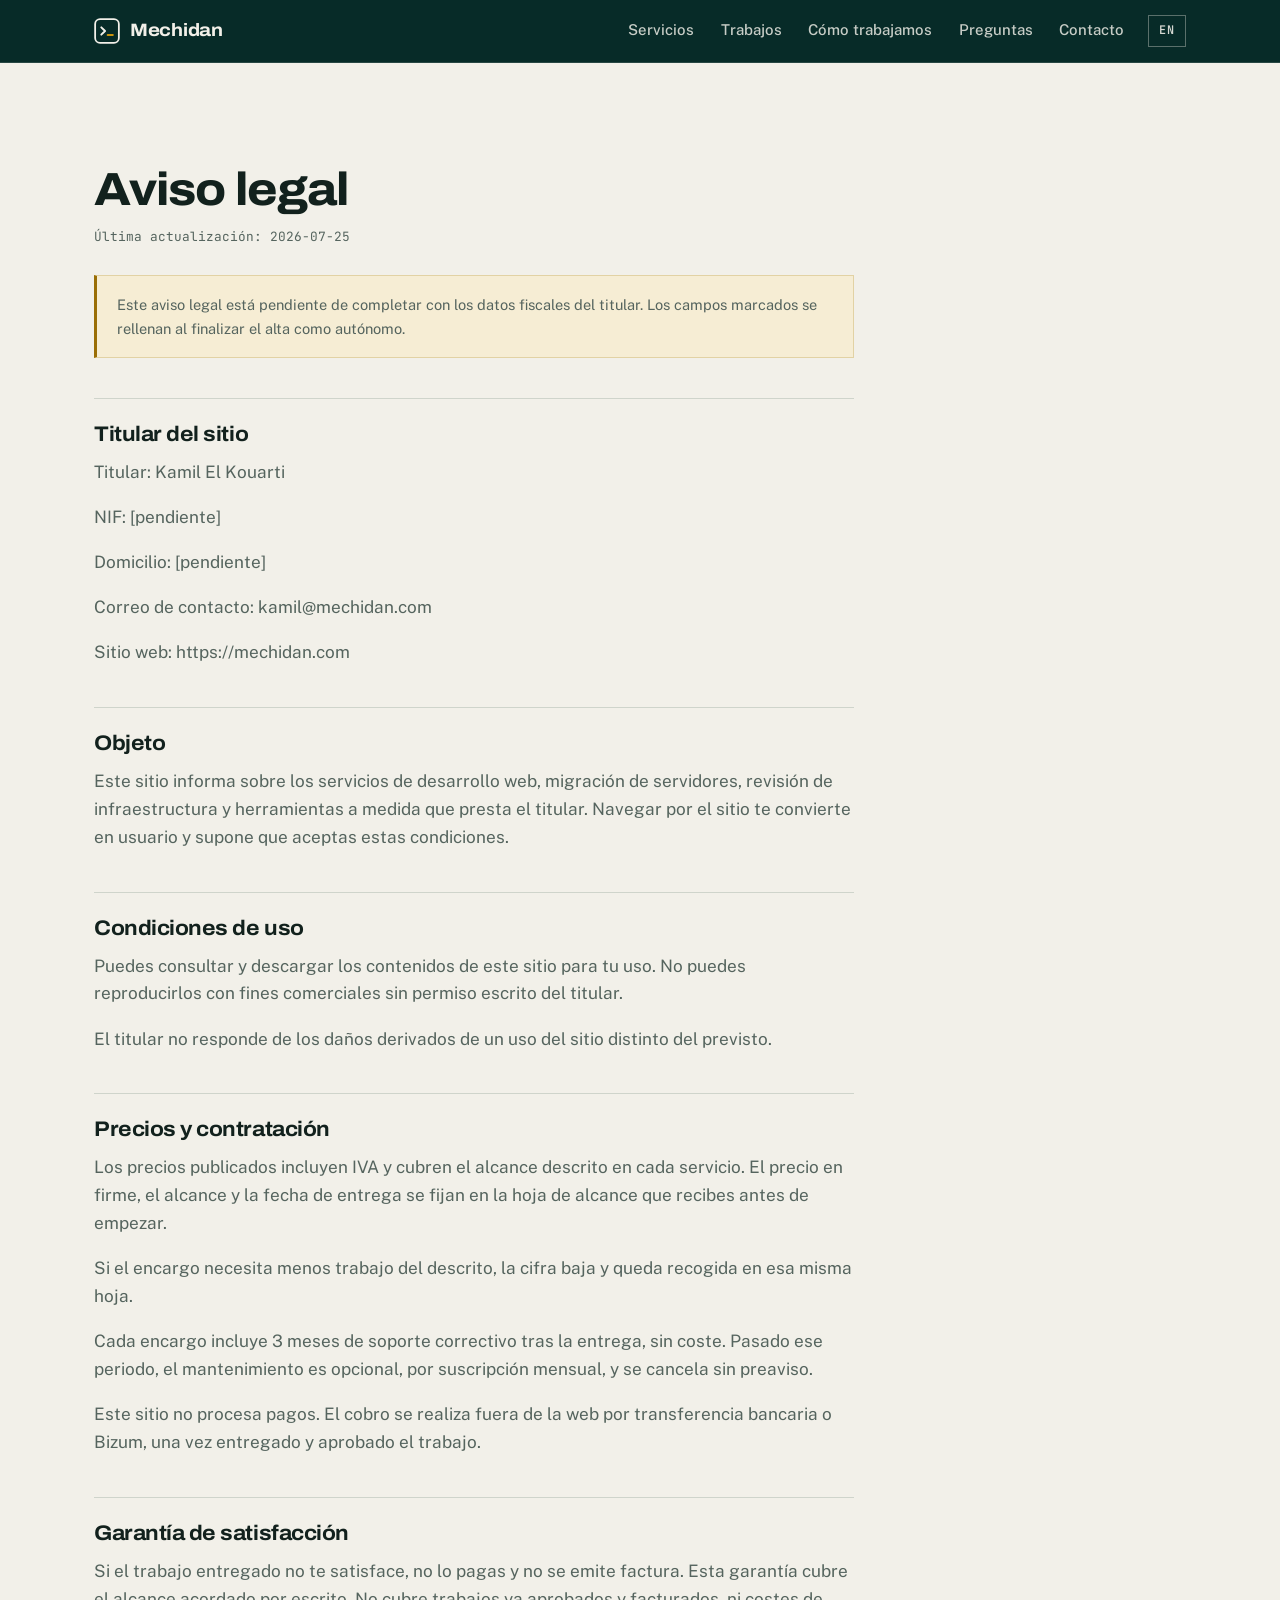
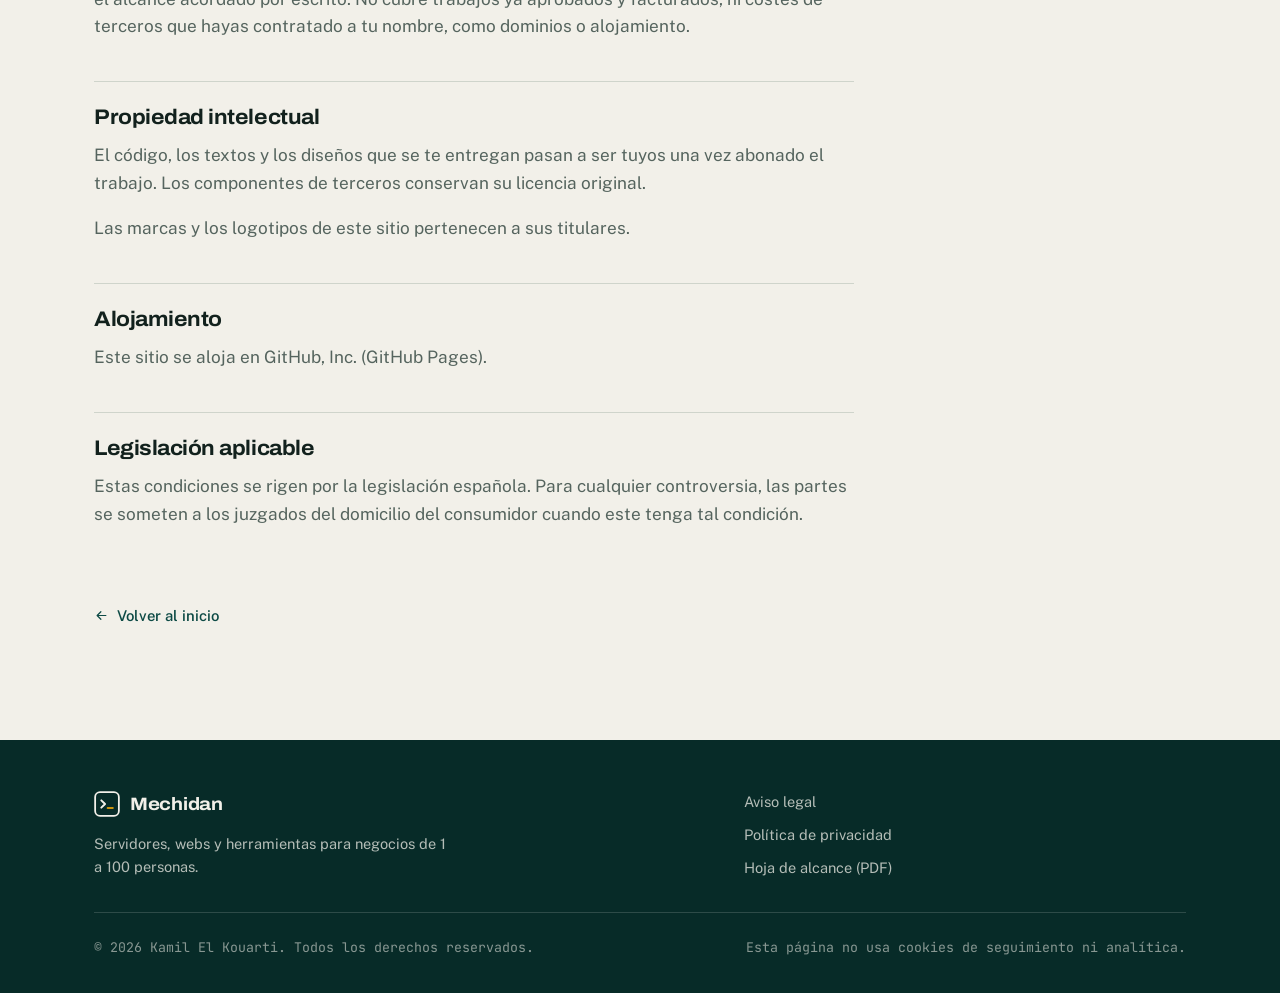
<file: aviso-legal.html>
<!doctype html>
<html lang="es-ES" dir="ltr">
<head>
  <meta charset="utf-8">
  <meta name="viewport" content="width=device-width, initial-scale=1">
  <title>Aviso legal | Mechidan</title>
  <meta name="description" content="Aviso legal">
  <link rel="canonical" href="https://mechidan.com/aviso-legal.html">
  <link rel="alternate" hreflang="es" href="https://mechidan.com/aviso-legal.html">
  <link rel="alternate" hreflang="en" href="https://mechidan.com/en/legal-notice.html">
  <link rel="alternate" hreflang="x-default" href="https://mechidan.com/aviso-legal.html">
  <meta name="robots" content="index,follow">
  <meta name="author" content="Kamil El Kouarti">
  <meta name="theme-color" content="#072B28">
  <meta property="og:type" content="website">
  <meta property="og:title" content="Aviso legal | Mechidan">
  <meta property="og:description" content="Aviso legal">
  <meta property="og:url" content="https://mechidan.com/aviso-legal.html">
  <meta property="og:site_name" content="Mechidan">
  <meta property="og:locale" content="es_ES">
  <meta property="og:image" content="https://mechidan.com/assets/img/og.png">
  <meta property="og:image:width" content="1200">
  <meta property="og:image:height" content="630">
  <meta property="og:image:alt" content="Mechidan: servidores, webs y herramientas para tu negocio.">
  <meta name="twitter:card" content="summary_large_image">
  <link rel="icon" href="/assets/img/favicon.svg" type="image/svg+xml">
  <link rel="apple-touch-icon" href="/assets/img/icon-180.png">
  <link rel="manifest" href="/site.webmanifest">
  <link rel="preload" href="/assets/fonts/archivo-var.woff2" as="font" type="font/woff2" crossorigin>
  <link rel="preload" href="/assets/fonts/publicsans-var.woff2" as="font" type="font/woff2" crossorigin>
  <link rel="preload" href="/assets/fonts/jetbrainsmono-var.woff2" as="font" type="font/woff2" crossorigin>
  <link rel="stylesheet" href="/assets/css/style.css">
  <script type="application/ld+json">{"@context":"https://schema.org","@type":"WebPage","name":"Aviso legal","url":"https://mechidan.com/aviso-legal.html","isPartOf":{"@id":"https://mechidan.com/#website"},"inLanguage":"es-ES"}</script>
</head>
<body>
<a class="skip" href="#main">Saltar al contenido</a>
<header class="masthead">
  <div class="shell masthead__in">
    <a class="brand" href="/"><svg class="brand__mark" viewBox="0 0 32 32" fill="none" aria-hidden="true" focusable="false"><rect x="1.4" y="1.4" width="29.2" height="29.2" rx="6" stroke="currentColor" stroke-width="2.2"/><path d="M9 11.5 13.6 16 9 20.5" stroke="currentColor" stroke-width="2.4" stroke-linecap="round" stroke-linejoin="round"/><path d="M16.8 21h6.4" stroke="#C9930E" stroke-width="2.4" stroke-linecap="round"/></svg><span>Mechidan</span></a>
    <nav class="mainnav" id="mainnav" data-open="false" aria-label="Servicios"><a href="/#services">Servicios</a><a href="/#work">Trabajos</a><a href="/#process">Cómo trabajamos</a><a href="/#faq">Preguntas</a><a href="/#contact">Contacto</a></nav>
    <a class="lang" href="/en/" data-lang-set="en" hreflang="en"
       aria-label="Ver esta página en inglés">EN</a>
    <button class="burger" id="burger" type="button" aria-expanded="false"
            aria-controls="mainnav" aria-label="Abrir menú"><svg viewBox="0 0 24 24" fill="none" stroke="currentColor" stroke-width="1.9" stroke-linecap="round" stroke-linejoin="round" aria-hidden="true" focusable="false"><path d="M3 6h18M3 12h18M3 18h18"/></svg></button>
  </div>
</header>
<main id="main">
<section class="band"><div class="shell"><article class="doc"><h1>Aviso legal</h1><p class="doc__updated">Última actualización: 2026-07-25</p><p class="notice">Este aviso legal está pendiente de completar con los datos fiscales del titular. Los campos marcados se rellenan al finalizar el alta como autónomo.</p><h2>Titular del sitio</h2><p>Titular: Kamil El Kouarti</p><p>NIF: [pendiente]</p><p>Domicilio: [pendiente]</p><p>Correo de contacto: kamil@mechidan.com</p><p>Sitio web: https://mechidan.com</p><h2>Objeto</h2><p>Este sitio informa sobre los servicios de desarrollo web, migración de servidores, revisión de infraestructura y herramientas a medida que presta el titular. Navegar por el sitio te convierte en usuario y supone que aceptas estas condiciones.</p><h2>Condiciones de uso</h2><p>Puedes consultar y descargar los contenidos de este sitio para tu uso. No puedes reproducirlos con fines comerciales sin permiso escrito del titular.</p><p>El titular no responde de los daños derivados de un uso del sitio distinto del previsto.</p><h2>Precios y contratación</h2><p>Los precios publicados incluyen IVA y cubren el alcance descrito en cada servicio. El precio en firme, el alcance y la fecha de entrega se fijan en la hoja de alcance que recibes antes de empezar.</p><p>Si el encargo necesita menos trabajo del descrito, la cifra baja y queda recogida en esa misma hoja.</p><p>Cada encargo incluye 3 meses de soporte correctivo tras la entrega, sin coste. Pasado ese periodo, el mantenimiento es opcional, por suscripción mensual, y se cancela sin preaviso.</p><p>Este sitio no procesa pagos. El cobro se realiza fuera de la web por transferencia bancaria o Bizum, una vez entregado y aprobado el trabajo.</p><h2>Garantía de satisfacción</h2><p>Si el trabajo entregado no te satisface, no lo pagas y no se emite factura. Esta garantía cubre el alcance acordado por escrito. No cubre trabajos ya aprobados y facturados, ni costes de terceros que hayas contratado a tu nombre, como dominios o alojamiento.</p><h2>Propiedad intelectual</h2><p>El código, los textos y los diseños que se te entregan pasan a ser tuyos una vez abonado el trabajo. Los componentes de terceros conservan su licencia original.</p><p>Las marcas y los logotipos de este sitio pertenecen a sus titulares.</p><h2>Alojamiento</h2><p>Este sitio se aloja en GitHub, Inc. (GitHub Pages).</p><h2>Legislación aplicable</h2><p>Estas condiciones se rigen por la legislación española. Para cualquier controversia, las partes se someten a los juzgados del domicilio del consumidor cuando este tenga tal condición.</p><a class="backlink" href="/"><svg viewBox="0 0 24 24" fill="none" stroke="currentColor" stroke-width="1.9" stroke-linecap="round" stroke-linejoin="round" aria-hidden="true" focusable="false"><path d="M19 12H5M11 18l-6-6 6-6"/></svg>Volver al inicio</a></article></div></section>
</main>
<footer class="foot">
  <div class="shell">
    <div class="foot__top">
      <div>
        <span class="brand"><svg class="brand__mark" viewBox="0 0 32 32" fill="none" aria-hidden="true" focusable="false"><rect x="1.4" y="1.4" width="29.2" height="29.2" rx="6" stroke="currentColor" stroke-width="2.2"/><path d="M9 11.5 13.6 16 9 20.5" stroke="currentColor" stroke-width="2.4" stroke-linecap="round" stroke-linejoin="round"/><path d="M16.8 21h6.4" stroke="#C9930E" stroke-width="2.4" stroke-linecap="round"/></svg><span>Mechidan</span></span>
        <p class="foot__tag">Servidores, webs y herramientas para negocios de 1 a 100 personas.</p>
      </div>
      <nav class="foot__links" aria-label="Aviso legal">
        <a href="/aviso-legal.html">Aviso legal</a>
        <a href="/privacidad.html">Política de privacidad</a>
        <a href="/assets/docs/alcance-mechidan-es.pdf">Hoja de alcance (PDF)</a>
      </nav>
    </div>
    <div class="foot__bot">
      <span>&copy; 2026 Kamil El Kouarti. Todos los derechos reservados.</span>
      <span>Esta página no usa cookies de seguimiento ni analítica.</span>
    </div>
  </div>
</footer>
</body>
</html>
</file>
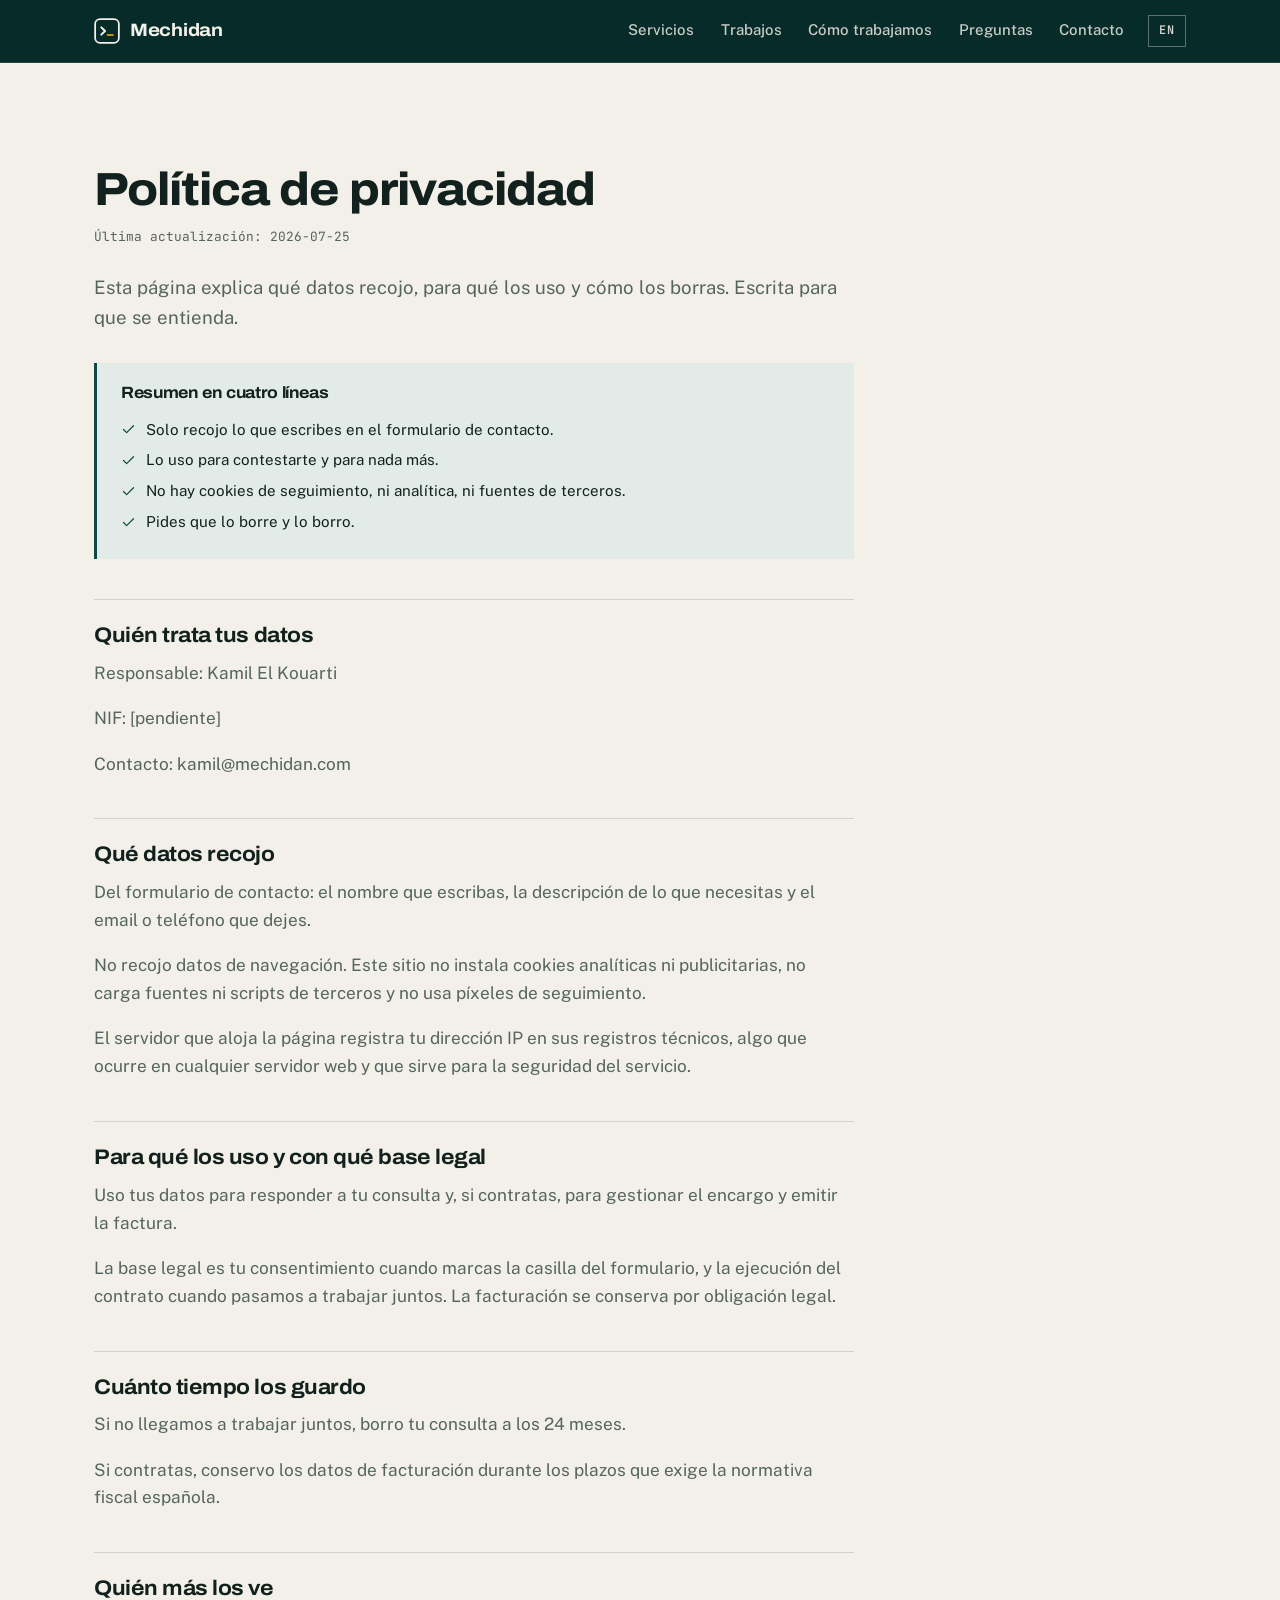
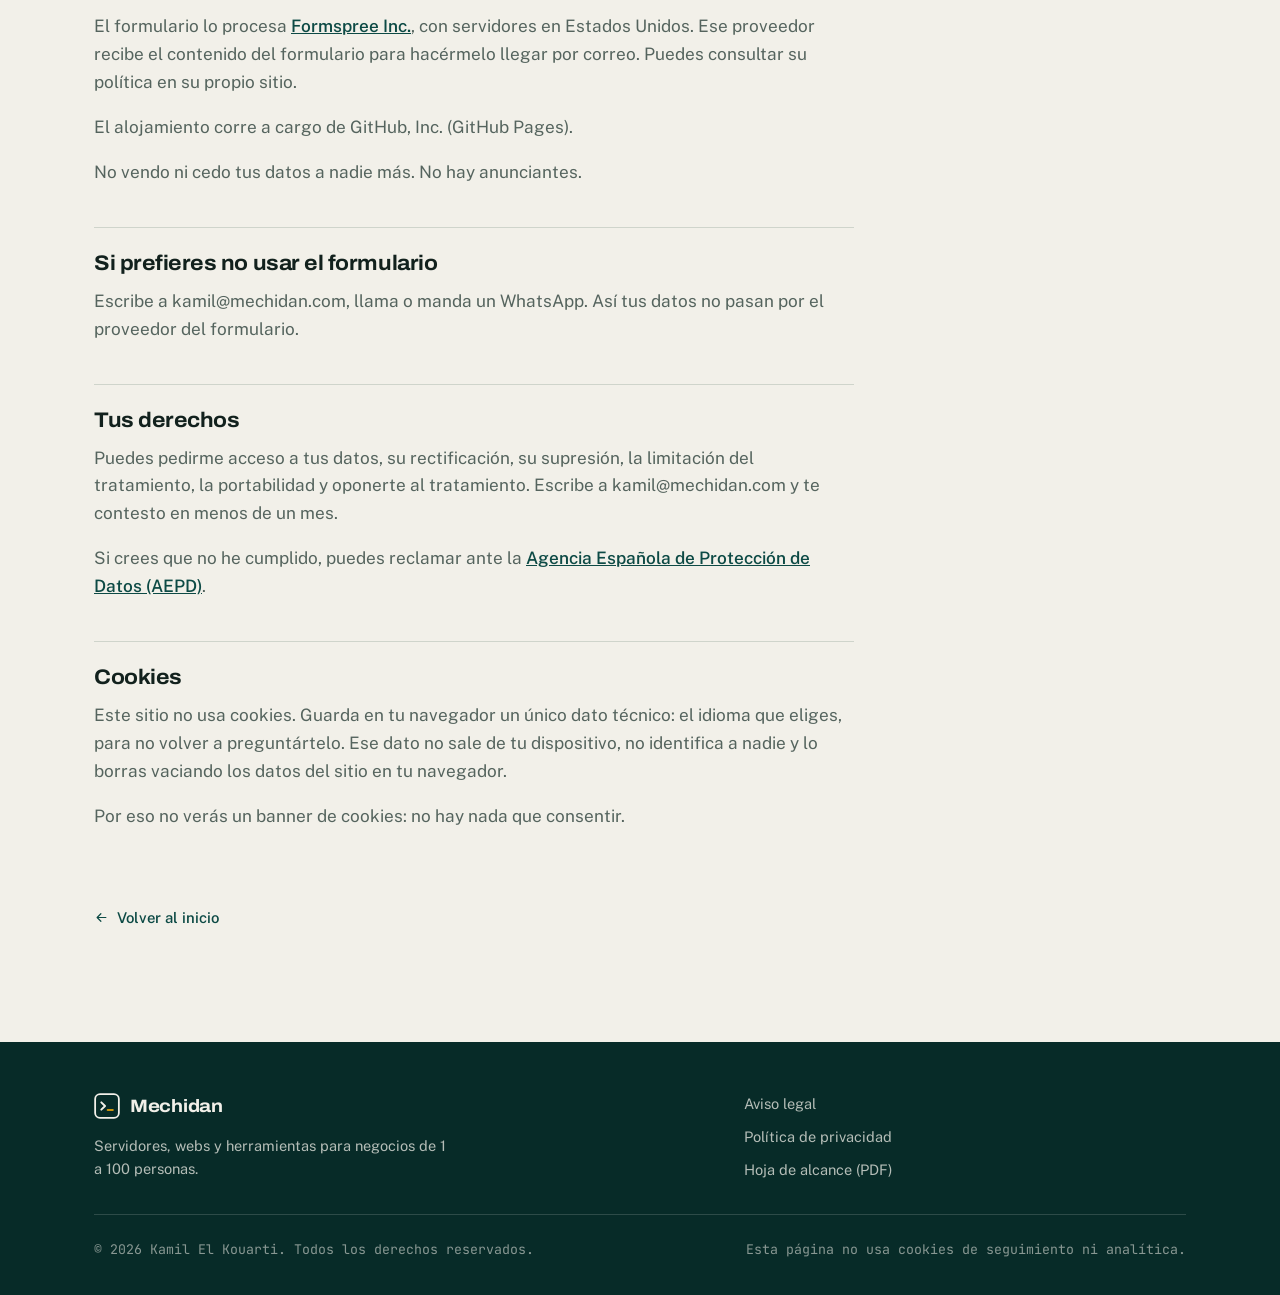
<file: privacidad.html>
<!doctype html>
<html lang="es-ES" dir="ltr">
<head>
  <meta charset="utf-8">
  <meta name="viewport" content="width=device-width, initial-scale=1">
  <title>Política de privacidad | Mechidan</title>
  <meta name="description" content="Esta página explica qué datos recojo, para qué los uso y cómo los borras. Escrita para que se entienda.">
  <link rel="canonical" href="https://mechidan.com/privacidad.html">
  <link rel="alternate" hreflang="es" href="https://mechidan.com/privacidad.html">
  <link rel="alternate" hreflang="en" href="https://mechidan.com/en/privacy.html">
  <link rel="alternate" hreflang="x-default" href="https://mechidan.com/privacidad.html">
  <meta name="robots" content="index,follow">
  <meta name="author" content="Kamil El Kouarti">
  <meta name="theme-color" content="#072B28">
  <meta property="og:type" content="website">
  <meta property="og:title" content="Política de privacidad | Mechidan">
  <meta property="og:description" content="Esta página explica qué datos recojo, para qué los uso y cómo los borras. Escrita para que se entienda.">
  <meta property="og:url" content="https://mechidan.com/privacidad.html">
  <meta property="og:site_name" content="Mechidan">
  <meta property="og:locale" content="es_ES">
  <meta property="og:image" content="https://mechidan.com/assets/img/og.png">
  <meta property="og:image:width" content="1200">
  <meta property="og:image:height" content="630">
  <meta property="og:image:alt" content="Mechidan: servidores, webs y herramientas para tu negocio.">
  <meta name="twitter:card" content="summary_large_image">
  <link rel="icon" href="/assets/img/favicon.svg" type="image/svg+xml">
  <link rel="apple-touch-icon" href="/assets/img/icon-180.png">
  <link rel="manifest" href="/site.webmanifest">
  <link rel="preload" href="/assets/fonts/archivo-var.woff2" as="font" type="font/woff2" crossorigin>
  <link rel="preload" href="/assets/fonts/publicsans-var.woff2" as="font" type="font/woff2" crossorigin>
  <link rel="preload" href="/assets/fonts/jetbrainsmono-var.woff2" as="font" type="font/woff2" crossorigin>
  <link rel="stylesheet" href="/assets/css/style.css">
  <script type="application/ld+json">{"@context":"https://schema.org","@type":"WebPage","name":"Política de privacidad","url":"https://mechidan.com/privacidad.html","isPartOf":{"@id":"https://mechidan.com/#website"},"inLanguage":"es-ES"}</script>
</head>
<body>
<a class="skip" href="#main">Saltar al contenido</a>
<header class="masthead">
  <div class="shell masthead__in">
    <a class="brand" href="/"><svg class="brand__mark" viewBox="0 0 32 32" fill="none" aria-hidden="true" focusable="false"><rect x="1.4" y="1.4" width="29.2" height="29.2" rx="6" stroke="currentColor" stroke-width="2.2"/><path d="M9 11.5 13.6 16 9 20.5" stroke="currentColor" stroke-width="2.4" stroke-linecap="round" stroke-linejoin="round"/><path d="M16.8 21h6.4" stroke="#C9930E" stroke-width="2.4" stroke-linecap="round"/></svg><span>Mechidan</span></a>
    <nav class="mainnav" id="mainnav" data-open="false" aria-label="Servicios"><a href="/#services">Servicios</a><a href="/#work">Trabajos</a><a href="/#process">Cómo trabajamos</a><a href="/#faq">Preguntas</a><a href="/#contact">Contacto</a></nav>
    <a class="lang" href="/en/" data-lang-set="en" hreflang="en"
       aria-label="Ver esta página en inglés">EN</a>
    <button class="burger" id="burger" type="button" aria-expanded="false"
            aria-controls="mainnav" aria-label="Abrir menú"><svg viewBox="0 0 24 24" fill="none" stroke="currentColor" stroke-width="1.9" stroke-linecap="round" stroke-linejoin="round" aria-hidden="true" focusable="false"><path d="M3 6h18M3 12h18M3 18h18"/></svg></button>
  </div>
</header>
<main id="main">
<section class="band"><div class="shell"><article class="doc"><h1>Política de privacidad</h1><p class="doc__updated">Última actualización: 2026-07-25</p><p class="doc__intro">Esta página explica qué datos recojo, para qué los uso y cómo los borras. Escrita para que se entienda.</p><aside class="doc__summary"><h2>Resumen en cuatro líneas</h2><ul><li><svg viewBox="0 0 24 24" fill="none" stroke="currentColor" stroke-width="1.9" stroke-linecap="round" stroke-linejoin="round" aria-hidden="true" focusable="false"><path d="M20 6 9 17l-5-5"/></svg><span>Solo recojo lo que escribes en el formulario de contacto.</span></li><li><svg viewBox="0 0 24 24" fill="none" stroke="currentColor" stroke-width="1.9" stroke-linecap="round" stroke-linejoin="round" aria-hidden="true" focusable="false"><path d="M20 6 9 17l-5-5"/></svg><span>Lo uso para contestarte y para nada más.</span></li><li><svg viewBox="0 0 24 24" fill="none" stroke="currentColor" stroke-width="1.9" stroke-linecap="round" stroke-linejoin="round" aria-hidden="true" focusable="false"><path d="M20 6 9 17l-5-5"/></svg><span>No hay cookies de seguimiento, ni analítica, ni fuentes de terceros.</span></li><li><svg viewBox="0 0 24 24" fill="none" stroke="currentColor" stroke-width="1.9" stroke-linecap="round" stroke-linejoin="round" aria-hidden="true" focusable="false"><path d="M20 6 9 17l-5-5"/></svg><span>Pides que lo borre y lo borro.</span></li></ul></aside><h2>Quién trata tus datos</h2><p>Responsable: Kamil El Kouarti</p><p>NIF: [pendiente]</p><p>Contacto: kamil@mechidan.com</p><h2>Qué datos recojo</h2><p>Del formulario de contacto: el nombre que escribas, la descripción de lo que necesitas y el email o teléfono que dejes.</p><p>No recojo datos de navegación. Este sitio no instala cookies analíticas ni publicitarias, no carga fuentes ni scripts de terceros y no usa píxeles de seguimiento.</p><p>El servidor que aloja la página registra tu dirección IP en sus registros técnicos, algo que ocurre en cualquier servidor web y que sirve para la seguridad del servicio.</p><h2>Para qué los uso y con qué base legal</h2><p>Uso tus datos para responder a tu consulta y, si contratas, para gestionar el encargo y emitir la factura.</p><p>La base legal es tu consentimiento cuando marcas la casilla del formulario, y la ejecución del contrato cuando pasamos a trabajar juntos. La facturación se conserva por obligación legal.</p><h2>Cuánto tiempo los guardo</h2><p>Si no llegamos a trabajar juntos, borro tu consulta a los 24 meses.</p><p>Si contratas, conservo los datos de facturación durante los plazos que exige la normativa fiscal española.</p><h2>Quién más los ve</h2><p>El formulario lo procesa <a href="https://formspree.io/legal/privacy-policy/" target="_blank" rel="noopener nofollow">Formspree Inc.</a>, con servidores en Estados Unidos. Ese proveedor recibe el contenido del formulario para hacérmelo llegar por correo. Puedes consultar su política en su propio sitio.</p><p>El alojamiento corre a cargo de GitHub, Inc. (GitHub Pages).</p><p>No vendo ni cedo tus datos a nadie más. No hay anunciantes.</p><h2>Si prefieres no usar el formulario</h2><p>Escribe a kamil@mechidan.com, llama o manda un WhatsApp. Así tus datos no pasan por el proveedor del formulario.</p><h2>Tus derechos</h2><p>Puedes pedirme acceso a tus datos, su rectificación, su supresión, la limitación del tratamiento, la portabilidad y oponerte al tratamiento. Escribe a kamil@mechidan.com y te contesto en menos de un mes.</p><p>Si crees que no he cumplido, puedes reclamar ante la <a href="https://www.aepd.es" target="_blank" rel="noopener">Agencia Española de Protección de Datos (AEPD)</a>.</p><h2>Cookies</h2><p>Este sitio no usa cookies. Guarda en tu navegador un único dato técnico: el idioma que eliges, para no volver a preguntártelo. Ese dato no sale de tu dispositivo, no identifica a nadie y lo borras vaciando los datos del sitio en tu navegador.</p><p>Por eso no verás un banner de cookies: no hay nada que consentir.</p><a class="backlink" href="/"><svg viewBox="0 0 24 24" fill="none" stroke="currentColor" stroke-width="1.9" stroke-linecap="round" stroke-linejoin="round" aria-hidden="true" focusable="false"><path d="M19 12H5M11 18l-6-6 6-6"/></svg>Volver al inicio</a></article></div></section>
</main>
<footer class="foot">
  <div class="shell">
    <div class="foot__top">
      <div>
        <span class="brand"><svg class="brand__mark" viewBox="0 0 32 32" fill="none" aria-hidden="true" focusable="false"><rect x="1.4" y="1.4" width="29.2" height="29.2" rx="6" stroke="currentColor" stroke-width="2.2"/><path d="M9 11.5 13.6 16 9 20.5" stroke="currentColor" stroke-width="2.4" stroke-linecap="round" stroke-linejoin="round"/><path d="M16.8 21h6.4" stroke="#C9930E" stroke-width="2.4" stroke-linecap="round"/></svg><span>Mechidan</span></span>
        <p class="foot__tag">Servidores, webs y herramientas para negocios de 1 a 100 personas.</p>
      </div>
      <nav class="foot__links" aria-label="Aviso legal">
        <a href="/aviso-legal.html">Aviso legal</a>
        <a href="/privacidad.html">Política de privacidad</a>
        <a href="/assets/docs/alcance-mechidan-es.pdf">Hoja de alcance (PDF)</a>
      </nav>
    </div>
    <div class="foot__bot">
      <span>&copy; 2026 Kamil El Kouarti. Todos los derechos reservados.</span>
      <span>Esta página no usa cookies de seguimiento ni analítica.</span>
    </div>
  </div>
</footer>
</body>
</html>
</file>
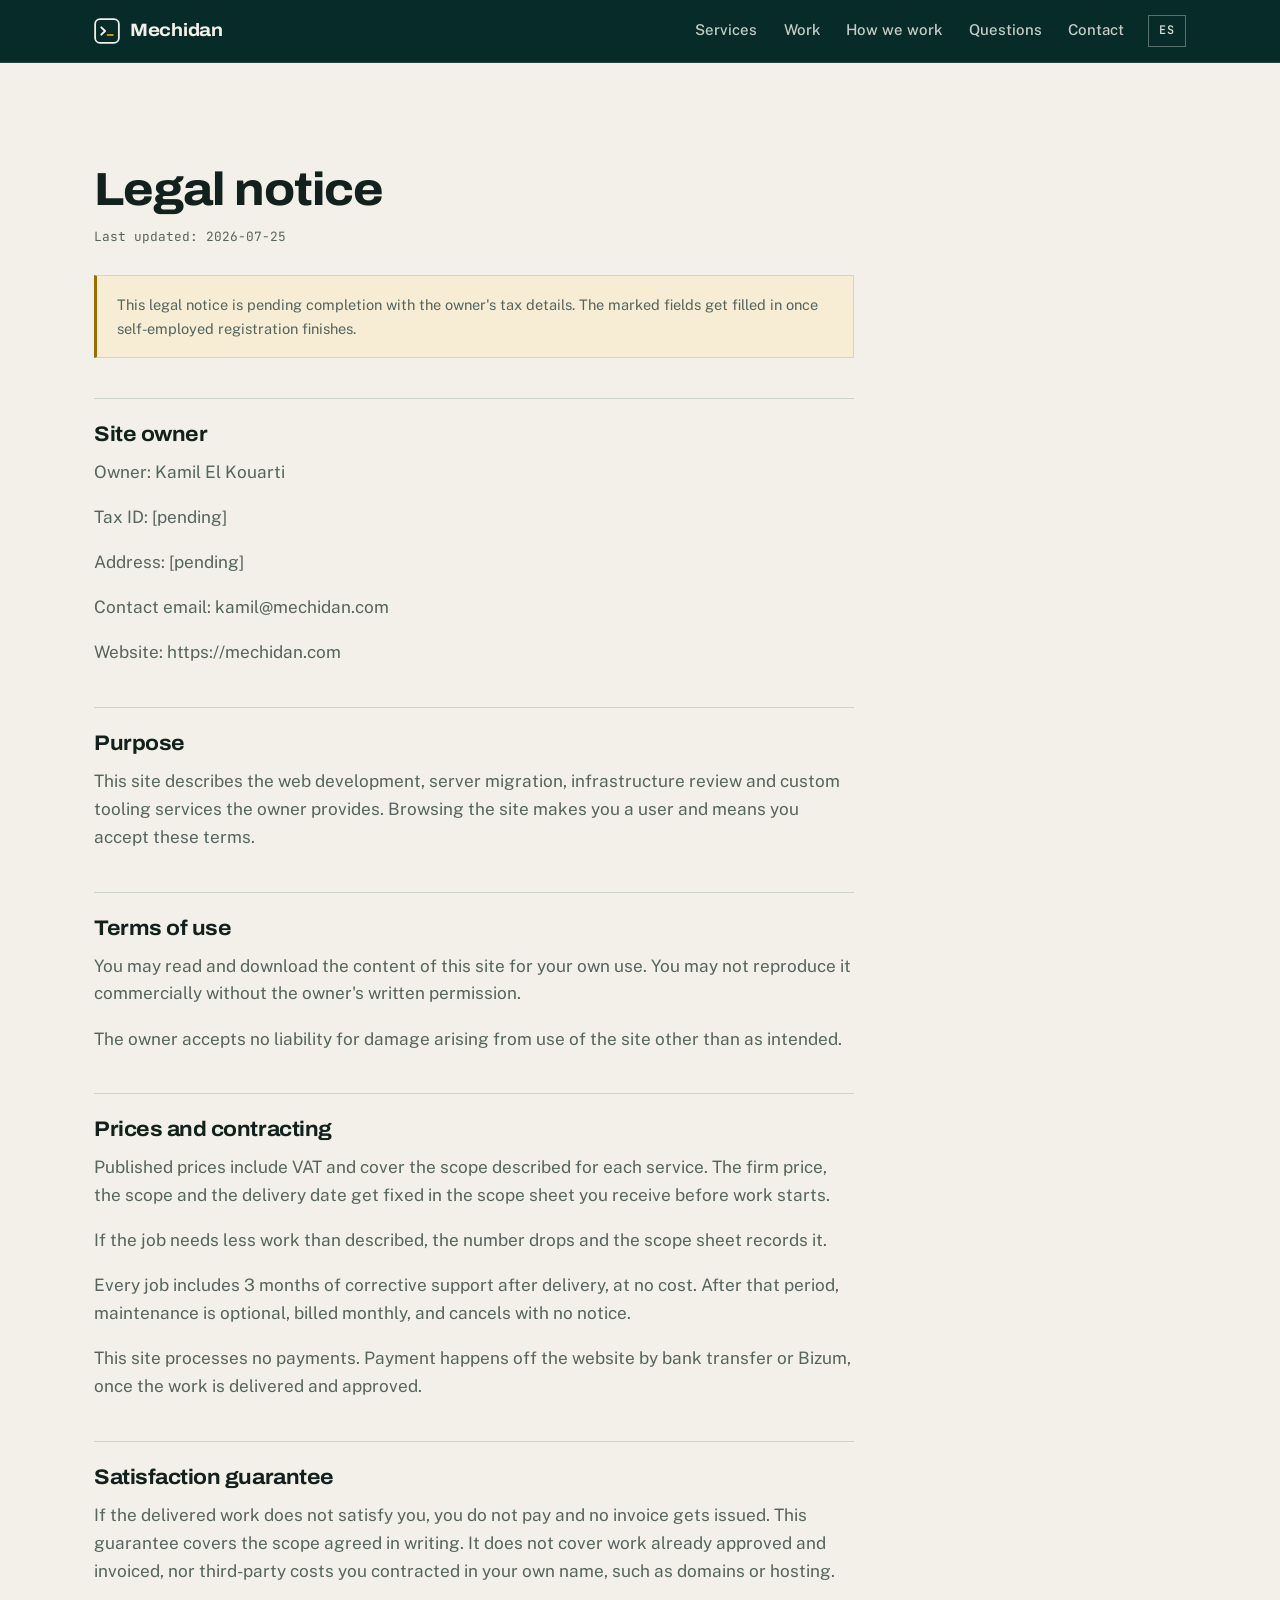
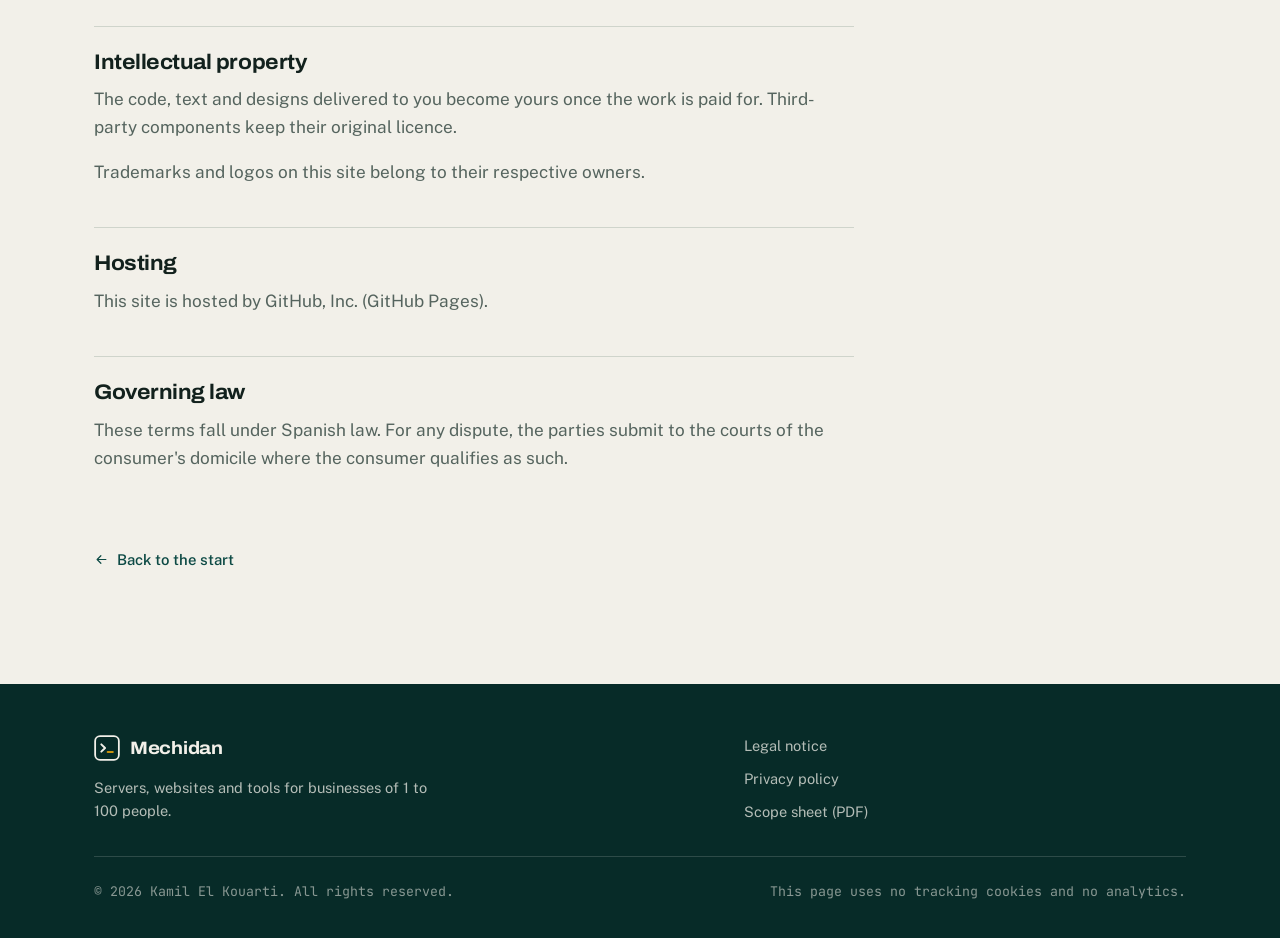
<file: en/legal-notice.html>
<!doctype html>
<html lang="en" dir="ltr">
<head>
  <meta charset="utf-8">
  <meta name="viewport" content="width=device-width, initial-scale=1">
  <title>Legal notice | Mechidan</title>
  <meta name="description" content="Legal notice">
  <link rel="canonical" href="https://mechidan.com/en/legal-notice.html">
  <link rel="alternate" hreflang="es" href="https://mechidan.com/aviso-legal.html">
  <link rel="alternate" hreflang="en" href="https://mechidan.com/en/legal-notice.html">
  <link rel="alternate" hreflang="x-default" href="https://mechidan.com/aviso-legal.html">
  <meta name="robots" content="index,follow">
  <meta name="author" content="Kamil El Kouarti">
  <meta name="theme-color" content="#072B28">
  <meta property="og:type" content="website">
  <meta property="og:title" content="Legal notice | Mechidan">
  <meta property="og:description" content="Legal notice">
  <meta property="og:url" content="https://mechidan.com/en/legal-notice.html">
  <meta property="og:site_name" content="Mechidan">
  <meta property="og:locale" content="en">
  <meta property="og:image" content="https://mechidan.com/assets/img/og.png">
  <meta property="og:image:width" content="1200">
  <meta property="og:image:height" content="630">
  <meta property="og:image:alt" content="Mechidan: servers, websites and tools for your business.">
  <meta name="twitter:card" content="summary_large_image">
  <link rel="icon" href="/assets/img/favicon.svg" type="image/svg+xml">
  <link rel="apple-touch-icon" href="/assets/img/icon-180.png">
  <link rel="manifest" href="/site.webmanifest">
  <link rel="preload" href="/assets/fonts/archivo-var.woff2" as="font" type="font/woff2" crossorigin>
  <link rel="preload" href="/assets/fonts/publicsans-var.woff2" as="font" type="font/woff2" crossorigin>
  <link rel="preload" href="/assets/fonts/jetbrainsmono-var.woff2" as="font" type="font/woff2" crossorigin>
  <link rel="stylesheet" href="/assets/css/style.css">
  <script type="application/ld+json">{"@context":"https://schema.org","@type":"WebPage","name":"Legal notice","url":"https://mechidan.com/en/legal-notice.html","isPartOf":{"@id":"https://mechidan.com/#website"},"inLanguage":"en"}</script>
</head>
<body>
<a class="skip" href="#main">Skip to content</a>
<header class="masthead">
  <div class="shell masthead__in">
    <a class="brand" href="/en/"><svg class="brand__mark" viewBox="0 0 32 32" fill="none" aria-hidden="true" focusable="false"><rect x="1.4" y="1.4" width="29.2" height="29.2" rx="6" stroke="currentColor" stroke-width="2.2"/><path d="M9 11.5 13.6 16 9 20.5" stroke="currentColor" stroke-width="2.4" stroke-linecap="round" stroke-linejoin="round"/><path d="M16.8 21h6.4" stroke="#C9930E" stroke-width="2.4" stroke-linecap="round"/></svg><span>Mechidan</span></a>
    <nav class="mainnav" id="mainnav" data-open="false" aria-label="Services"><a href="/en/#services">Services</a><a href="/en/#work">Work</a><a href="/en/#process">How we work</a><a href="/en/#faq">Questions</a><a href="/en/#contact">Contact</a></nav>
    <a class="lang" href="/" data-lang-set="es" hreflang="es"
       aria-label="View this page in Spanish">ES</a>
    <button class="burger" id="burger" type="button" aria-expanded="false"
            aria-controls="mainnav" aria-label="Open menu"><svg viewBox="0 0 24 24" fill="none" stroke="currentColor" stroke-width="1.9" stroke-linecap="round" stroke-linejoin="round" aria-hidden="true" focusable="false"><path d="M3 6h18M3 12h18M3 18h18"/></svg></button>
  </div>
</header>
<main id="main">
<section class="band"><div class="shell"><article class="doc"><h1>Legal notice</h1><p class="doc__updated">Last updated: 2026-07-25</p><p class="notice">This legal notice is pending completion with the owner&#x27;s tax details. The marked fields get filled in once self-employed registration finishes.</p><h2>Site owner</h2><p>Owner: Kamil El Kouarti</p><p>Tax ID: [pending]</p><p>Address: [pending]</p><p>Contact email: kamil@mechidan.com</p><p>Website: https://mechidan.com</p><h2>Purpose</h2><p>This site describes the web development, server migration, infrastructure review and custom tooling services the owner provides. Browsing the site makes you a user and means you accept these terms.</p><h2>Terms of use</h2><p>You may read and download the content of this site for your own use. You may not reproduce it commercially without the owner&#x27;s written permission.</p><p>The owner accepts no liability for damage arising from use of the site other than as intended.</p><h2>Prices and contracting</h2><p>Published prices include VAT and cover the scope described for each service. The firm price, the scope and the delivery date get fixed in the scope sheet you receive before work starts.</p><p>If the job needs less work than described, the number drops and the scope sheet records it.</p><p>Every job includes 3 months of corrective support after delivery, at no cost. After that period, maintenance is optional, billed monthly, and cancels with no notice.</p><p>This site processes no payments. Payment happens off the website by bank transfer or Bizum, once the work is delivered and approved.</p><h2>Satisfaction guarantee</h2><p>If the delivered work does not satisfy you, you do not pay and no invoice gets issued. This guarantee covers the scope agreed in writing. It does not cover work already approved and invoiced, nor third-party costs you contracted in your own name, such as domains or hosting.</p><h2>Intellectual property</h2><p>The code, text and designs delivered to you become yours once the work is paid for. Third-party components keep their original licence.</p><p>Trademarks and logos on this site belong to their respective owners.</p><h2>Hosting</h2><p>This site is hosted by GitHub, Inc. (GitHub Pages).</p><h2>Governing law</h2><p>These terms fall under Spanish law. For any dispute, the parties submit to the courts of the consumer&#x27;s domicile where the consumer qualifies as such.</p><a class="backlink" href="/en/"><svg viewBox="0 0 24 24" fill="none" stroke="currentColor" stroke-width="1.9" stroke-linecap="round" stroke-linejoin="round" aria-hidden="true" focusable="false"><path d="M19 12H5M11 18l-6-6 6-6"/></svg>Back to the start</a></article></div></section>
</main>
<footer class="foot">
  <div class="shell">
    <div class="foot__top">
      <div>
        <span class="brand"><svg class="brand__mark" viewBox="0 0 32 32" fill="none" aria-hidden="true" focusable="false"><rect x="1.4" y="1.4" width="29.2" height="29.2" rx="6" stroke="currentColor" stroke-width="2.2"/><path d="M9 11.5 13.6 16 9 20.5" stroke="currentColor" stroke-width="2.4" stroke-linecap="round" stroke-linejoin="round"/><path d="M16.8 21h6.4" stroke="#C9930E" stroke-width="2.4" stroke-linecap="round"/></svg><span>Mechidan</span></span>
        <p class="foot__tag">Servers, websites and tools for businesses of 1 to 100 people.</p>
      </div>
      <nav class="foot__links" aria-label="Legal notice">
        <a href="/en/legal-notice.html">Legal notice</a>
        <a href="/en/privacy.html">Privacy policy</a>
        <a href="/assets/docs/scope-mechidan-en.pdf">Scope sheet (PDF)</a>
      </nav>
    </div>
    <div class="foot__bot">
      <span>&copy; 2026 Kamil El Kouarti. All rights reserved.</span>
      <span>This page uses no tracking cookies and no analytics.</span>
    </div>
  </div>
</footer>
</body>
</html>
</file>
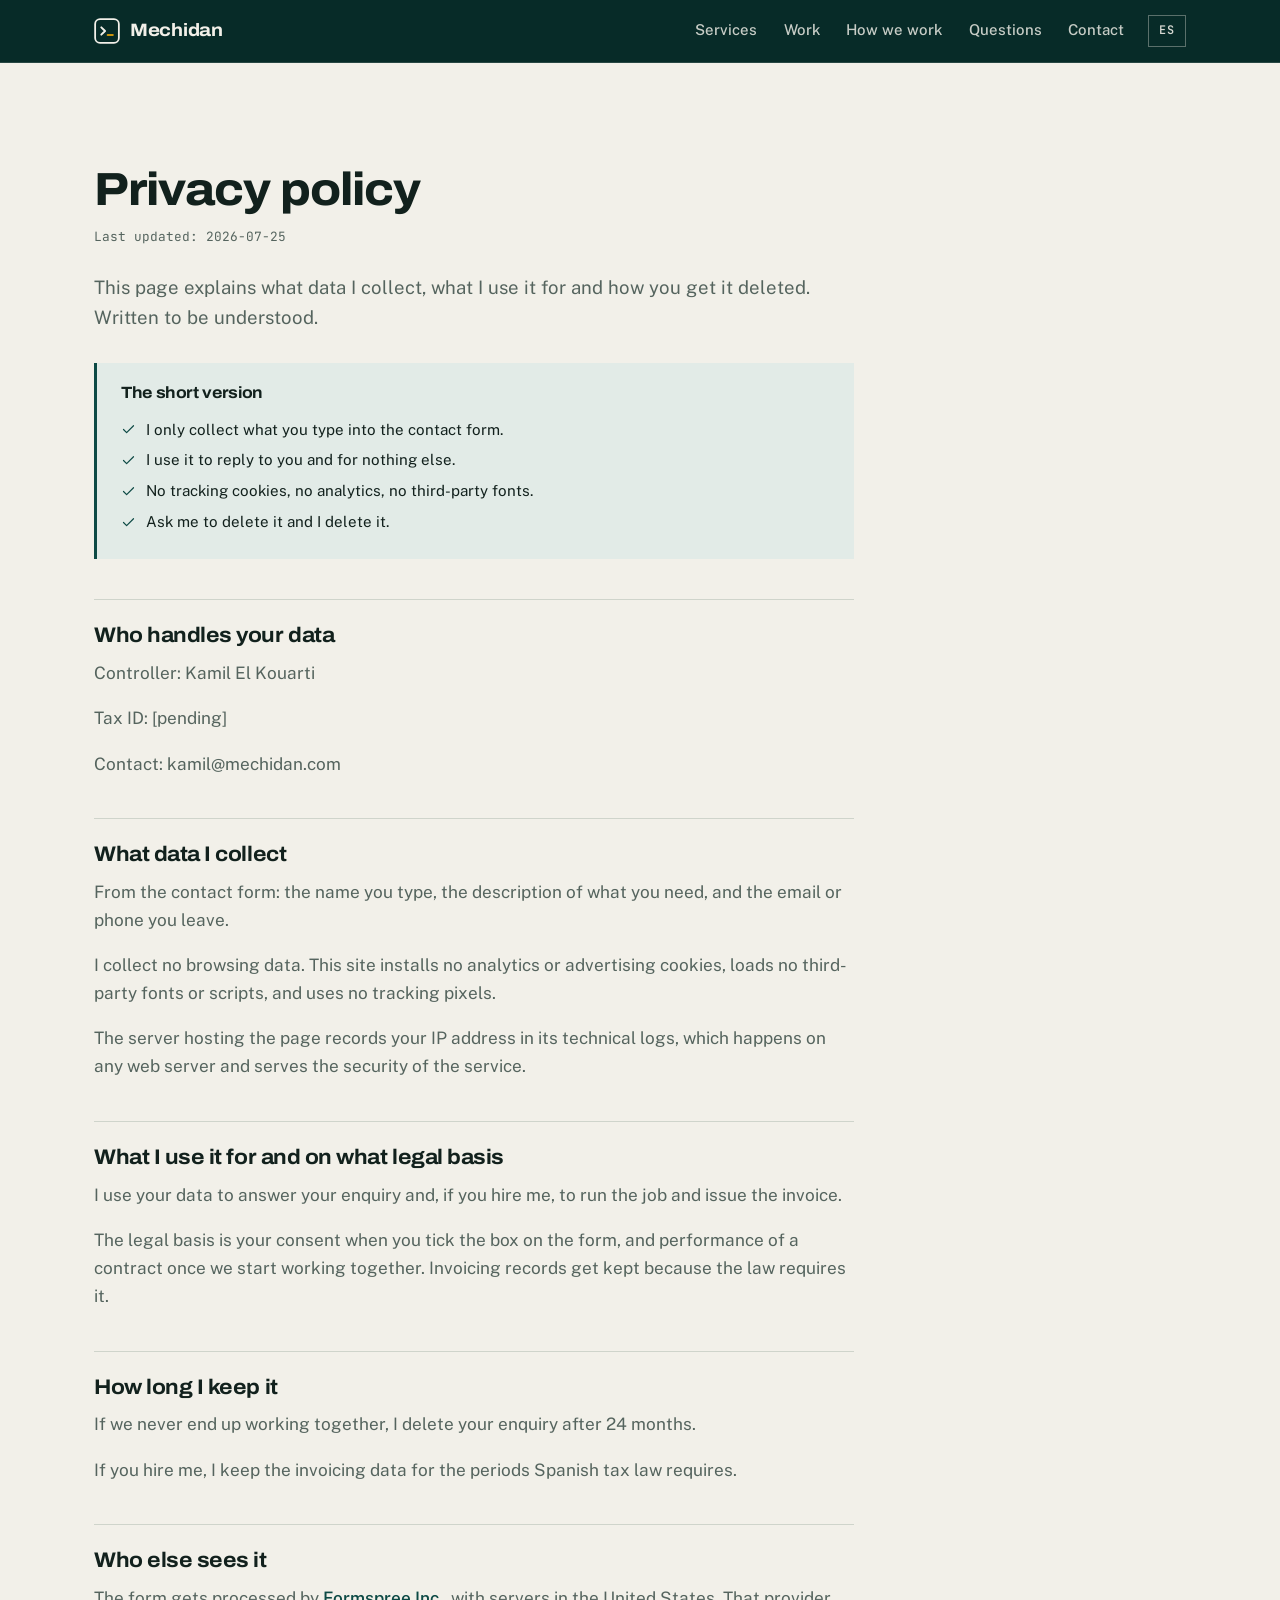
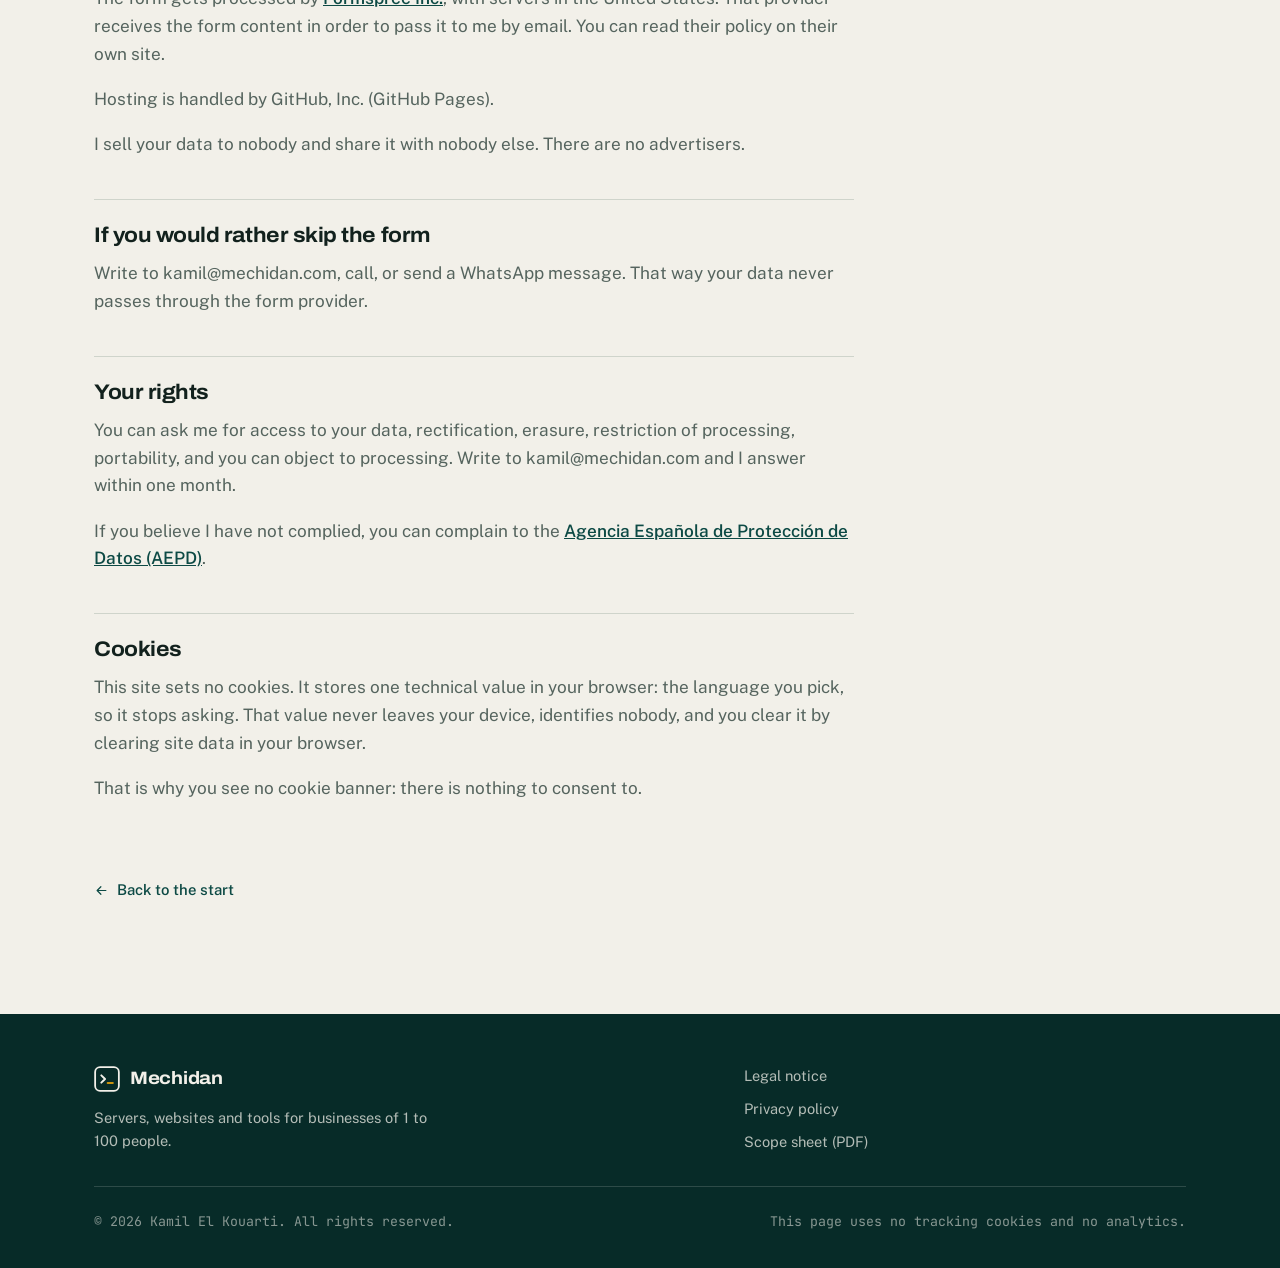
<file: en/privacy.html>
<!doctype html>
<html lang="en" dir="ltr">
<head>
  <meta charset="utf-8">
  <meta name="viewport" content="width=device-width, initial-scale=1">
  <title>Privacy policy | Mechidan</title>
  <meta name="description" content="This page explains what data I collect, what I use it for and how you get it deleted. Written to be understood.">
  <link rel="canonical" href="https://mechidan.com/en/privacy.html">
  <link rel="alternate" hreflang="es" href="https://mechidan.com/privacidad.html">
  <link rel="alternate" hreflang="en" href="https://mechidan.com/en/privacy.html">
  <link rel="alternate" hreflang="x-default" href="https://mechidan.com/privacidad.html">
  <meta name="robots" content="index,follow">
  <meta name="author" content="Kamil El Kouarti">
  <meta name="theme-color" content="#072B28">
  <meta property="og:type" content="website">
  <meta property="og:title" content="Privacy policy | Mechidan">
  <meta property="og:description" content="This page explains what data I collect, what I use it for and how you get it deleted. Written to be understood.">
  <meta property="og:url" content="https://mechidan.com/en/privacy.html">
  <meta property="og:site_name" content="Mechidan">
  <meta property="og:locale" content="en">
  <meta property="og:image" content="https://mechidan.com/assets/img/og.png">
  <meta property="og:image:width" content="1200">
  <meta property="og:image:height" content="630">
  <meta property="og:image:alt" content="Mechidan: servers, websites and tools for your business.">
  <meta name="twitter:card" content="summary_large_image">
  <link rel="icon" href="/assets/img/favicon.svg" type="image/svg+xml">
  <link rel="apple-touch-icon" href="/assets/img/icon-180.png">
  <link rel="manifest" href="/site.webmanifest">
  <link rel="preload" href="/assets/fonts/archivo-var.woff2" as="font" type="font/woff2" crossorigin>
  <link rel="preload" href="/assets/fonts/publicsans-var.woff2" as="font" type="font/woff2" crossorigin>
  <link rel="preload" href="/assets/fonts/jetbrainsmono-var.woff2" as="font" type="font/woff2" crossorigin>
  <link rel="stylesheet" href="/assets/css/style.css">
  <script type="application/ld+json">{"@context":"https://schema.org","@type":"WebPage","name":"Privacy policy","url":"https://mechidan.com/en/privacy.html","isPartOf":{"@id":"https://mechidan.com/#website"},"inLanguage":"en"}</script>
</head>
<body>
<a class="skip" href="#main">Skip to content</a>
<header class="masthead">
  <div class="shell masthead__in">
    <a class="brand" href="/en/"><svg class="brand__mark" viewBox="0 0 32 32" fill="none" aria-hidden="true" focusable="false"><rect x="1.4" y="1.4" width="29.2" height="29.2" rx="6" stroke="currentColor" stroke-width="2.2"/><path d="M9 11.5 13.6 16 9 20.5" stroke="currentColor" stroke-width="2.4" stroke-linecap="round" stroke-linejoin="round"/><path d="M16.8 21h6.4" stroke="#C9930E" stroke-width="2.4" stroke-linecap="round"/></svg><span>Mechidan</span></a>
    <nav class="mainnav" id="mainnav" data-open="false" aria-label="Services"><a href="/en/#services">Services</a><a href="/en/#work">Work</a><a href="/en/#process">How we work</a><a href="/en/#faq">Questions</a><a href="/en/#contact">Contact</a></nav>
    <a class="lang" href="/" data-lang-set="es" hreflang="es"
       aria-label="View this page in Spanish">ES</a>
    <button class="burger" id="burger" type="button" aria-expanded="false"
            aria-controls="mainnav" aria-label="Open menu"><svg viewBox="0 0 24 24" fill="none" stroke="currentColor" stroke-width="1.9" stroke-linecap="round" stroke-linejoin="round" aria-hidden="true" focusable="false"><path d="M3 6h18M3 12h18M3 18h18"/></svg></button>
  </div>
</header>
<main id="main">
<section class="band"><div class="shell"><article class="doc"><h1>Privacy policy</h1><p class="doc__updated">Last updated: 2026-07-25</p><p class="doc__intro">This page explains what data I collect, what I use it for and how you get it deleted. Written to be understood.</p><aside class="doc__summary"><h2>The short version</h2><ul><li><svg viewBox="0 0 24 24" fill="none" stroke="currentColor" stroke-width="1.9" stroke-linecap="round" stroke-linejoin="round" aria-hidden="true" focusable="false"><path d="M20 6 9 17l-5-5"/></svg><span>I only collect what you type into the contact form.</span></li><li><svg viewBox="0 0 24 24" fill="none" stroke="currentColor" stroke-width="1.9" stroke-linecap="round" stroke-linejoin="round" aria-hidden="true" focusable="false"><path d="M20 6 9 17l-5-5"/></svg><span>I use it to reply to you and for nothing else.</span></li><li><svg viewBox="0 0 24 24" fill="none" stroke="currentColor" stroke-width="1.9" stroke-linecap="round" stroke-linejoin="round" aria-hidden="true" focusable="false"><path d="M20 6 9 17l-5-5"/></svg><span>No tracking cookies, no analytics, no third-party fonts.</span></li><li><svg viewBox="0 0 24 24" fill="none" stroke="currentColor" stroke-width="1.9" stroke-linecap="round" stroke-linejoin="round" aria-hidden="true" focusable="false"><path d="M20 6 9 17l-5-5"/></svg><span>Ask me to delete it and I delete it.</span></li></ul></aside><h2>Who handles your data</h2><p>Controller: Kamil El Kouarti</p><p>Tax ID: [pending]</p><p>Contact: kamil@mechidan.com</p><h2>What data I collect</h2><p>From the contact form: the name you type, the description of what you need, and the email or phone you leave.</p><p>I collect no browsing data. This site installs no analytics or advertising cookies, loads no third-party fonts or scripts, and uses no tracking pixels.</p><p>The server hosting the page records your IP address in its technical logs, which happens on any web server and serves the security of the service.</p><h2>What I use it for and on what legal basis</h2><p>I use your data to answer your enquiry and, if you hire me, to run the job and issue the invoice.</p><p>The legal basis is your consent when you tick the box on the form, and performance of a contract once we start working together. Invoicing records get kept because the law requires it.</p><h2>How long I keep it</h2><p>If we never end up working together, I delete your enquiry after 24 months.</p><p>If you hire me, I keep the invoicing data for the periods Spanish tax law requires.</p><h2>Who else sees it</h2><p>The form gets processed by <a href="https://formspree.io/legal/privacy-policy/" target="_blank" rel="noopener nofollow">Formspree Inc.</a>, with servers in the United States. That provider receives the form content in order to pass it to me by email. You can read their policy on their own site.</p><p>Hosting is handled by GitHub, Inc. (GitHub Pages).</p><p>I sell your data to nobody and share it with nobody else. There are no advertisers.</p><h2>If you would rather skip the form</h2><p>Write to kamil@mechidan.com, call, or send a WhatsApp message. That way your data never passes through the form provider.</p><h2>Your rights</h2><p>You can ask me for access to your data, rectification, erasure, restriction of processing, portability, and you can object to processing. Write to kamil@mechidan.com and I answer within one month.</p><p>If you believe I have not complied, you can complain to the <a href="https://www.aepd.es" target="_blank" rel="noopener">Agencia Española de Protección de Datos (AEPD)</a>.</p><h2>Cookies</h2><p>This site sets no cookies. It stores one technical value in your browser: the language you pick, so it stops asking. That value never leaves your device, identifies nobody, and you clear it by clearing site data in your browser.</p><p>That is why you see no cookie banner: there is nothing to consent to.</p><a class="backlink" href="/en/"><svg viewBox="0 0 24 24" fill="none" stroke="currentColor" stroke-width="1.9" stroke-linecap="round" stroke-linejoin="round" aria-hidden="true" focusable="false"><path d="M19 12H5M11 18l-6-6 6-6"/></svg>Back to the start</a></article></div></section>
</main>
<footer class="foot">
  <div class="shell">
    <div class="foot__top">
      <div>
        <span class="brand"><svg class="brand__mark" viewBox="0 0 32 32" fill="none" aria-hidden="true" focusable="false"><rect x="1.4" y="1.4" width="29.2" height="29.2" rx="6" stroke="currentColor" stroke-width="2.2"/><path d="M9 11.5 13.6 16 9 20.5" stroke="currentColor" stroke-width="2.4" stroke-linecap="round" stroke-linejoin="round"/><path d="M16.8 21h6.4" stroke="#C9930E" stroke-width="2.4" stroke-linecap="round"/></svg><span>Mechidan</span></span>
        <p class="foot__tag">Servers, websites and tools for businesses of 1 to 100 people.</p>
      </div>
      <nav class="foot__links" aria-label="Legal notice">
        <a href="/en/legal-notice.html">Legal notice</a>
        <a href="/en/privacy.html">Privacy policy</a>
        <a href="/assets/docs/scope-mechidan-en.pdf">Scope sheet (PDF)</a>
      </nav>
    </div>
    <div class="foot__bot">
      <span>&copy; 2026 Kamil El Kouarti. All rights reserved.</span>
      <span>This page uses no tracking cookies and no analytics.</span>
    </div>
  </div>
</footer>
</body>
</html>
</file>
<file: assets/css/style.css>
/* ==========================================================================
   Mechidan. Design system.
   Palette  : petrol ink + warm paper + brass signal
   Display  : Archivo (variable width, set expanded for signage weight)
   Body     : Public Sans
   Data     : JetBrains Mono (prices, refs, technical labels)
   Shapes   : square corners, hairline rules, work-order paper
   ========================================================================== */

@font-face {
  font-family: 'Archivo';
  src: url('../fonts/archivo-var.woff2') format('woff2-variations');
  font-weight: 100 900;
  font-stretch: 62% 125%;
  font-display: swap;
}
@font-face {
  font-family: 'Public Sans';
  src: url('../fonts/publicsans-var.woff2') format('woff2-variations');
  font-weight: 100 900;
  font-display: swap;
}
@font-face {
  font-family: 'JetBrains Mono';
  src: url('../fonts/jetbrainsmono-var.woff2') format('woff2-variations');
  font-weight: 100 800;
  font-display: swap;
}

:root {
  --paper:        #F2F0E9;
  --paper-raised: #FBFAF6;
  --paper-sunk:   #E6E3D9;
  --paper-cool:   #E3E9E3;
  --ink:          #12211D;
  --slate:        #55645E;
  --petrol:       #0D4A45;
  --petrol-deep:  #072B28;
  --petrol-tint:  #E2EBE7;
  --brass:        #9A6E06;
  --brass-bright: #C9930E;
  --brass-tint:   #F6EDD4;
  --rule:         #CFD4CB;
  --rule-strong:  #A9B2AA;
  --danger:       #96331C;

  --font-display: 'Archivo', 'Helvetica Neue', Arial, sans-serif;
  --font-body:    'Public Sans', system-ui, -apple-system, 'Segoe UI', sans-serif;
  --font-mono:    'JetBrains Mono', ui-monospace, 'SFMono-Regular', Menlo, monospace;

  --shell:   1180px;
  --gutter:  clamp(1.15rem, 4vw, 2.75rem);
  --band:    clamp(3.75rem, 8vw, 6.75rem);
  --radius:  0px;
  --radius-l: 2px;

  --shadow-card: 0 1px 0 var(--rule), 0 12px 28px -22px rgba(7, 43, 40, .5);
  --shadow-lift: 0 1px 0 var(--rule-strong), 0 22px 44px -26px rgba(7, 43, 40, .55);

  --ease: cubic-bezier(.22, .61, .36, 1);
}

/* --------------------------------------------------------------------------
   Maintenance tiers (append this block to the end of assets/css/style.css)
   Reuses the .svc card system; only the heading strip and per-month
   suffix are new.
   -------------------------------------------------------------------------- */

.tiers-head {
  margin-top: 2.6rem;
  padding-top: 1.6rem;
  border-top: 1px solid var(--rule-strong);
}

.tiers__title {
  font-size: 1.3rem;
  font-weight: 720;
  letter-spacing: -0.01em;
}

.tiers__lead {
  margin-top: 0.6rem;
  color: var(--slate);
  max-width: 62ch;
  font-size: 0.95rem;
}

.svc-grid.tiers {
  margin-top: 1.4rem;
}

.svc.tier {
  border-top-color: var(--brass);
}

.tier__per {
  font-size: 0.72rem;
  font-weight: 600;
  color: var(--slate);
  margin-left: 0.1rem;
}


/* ---------- reset ---------- */
*, *::before, *::after { box-sizing: border-box; }
html { -webkit-text-size-adjust: 100%; scroll-behavior: smooth; }
body {
  margin: 0;
  background: var(--paper);
  color: var(--ink);
  font-family: var(--font-body);
  font-size: clamp(1rem, .96rem + .2vw, 1.075rem);
  line-height: 1.62;
  font-weight: 400;
  -webkit-font-smoothing: antialiased;
  overflow-x: hidden;
  transition: background-color .8s var(--ease);
}
/* scroll-driven background tones, set by app.js from section data-tone */
body[data-tone='sunk'] { background: var(--paper-sunk); }
body[data-tone='deep'] { background: var(--paper-cool); }

img, svg { display: block; max-width: 100%; }
a { color: inherit; }
button { font: inherit; color: inherit; }
h1, h2, h3, h4 {
  font-family: var(--font-display);
  font-stretch: 108%;
  line-height: 1.06;
  letter-spacing: -.022em;
  margin: 0;
  text-wrap: balance;
}
p { margin: 0 0 1em; }
p:last-child { margin-bottom: 0; }
ul { margin: 0; padding: 0; list-style: none; }
fieldset { margin: 0; padding: 0; border: 0; min-width: 0; }
legend { padding: 0; }

:where(a, button, input, textarea, summary, [tabindex]):focus-visible {
  outline: 2.5px solid var(--brass);
  outline-offset: 3px;
}

.skip {
  position: absolute; left: -9999px; top: 0; z-index: 999;
  background: var(--petrol-deep); color: var(--paper);
  padding: .8rem 1.15rem; font-weight: 600;
}
.skip:focus { left: .5rem; top: .5rem; }

/* ---------- shell ---------- */
.shell { width: 100%; max-width: var(--shell); margin-inline: auto; padding-inline: var(--gutter); }
.band { padding-block: var(--band); }
.band--tight { padding-block: calc(var(--band) * .62); }

/* ---------- eyebrow / headings ---------- */
.eyebrow {
  font-family: var(--font-mono);
  font-size: .7rem;
  font-weight: 600;
  letter-spacing: .17em;
  text-transform: uppercase;
  color: var(--brass);
  display: flex;
  align-items: center;
  gap: .7rem;
  margin: 0 0 1.1rem;
}
.eyebrow::before {
  content: '';
  width: 1.7rem; height: 1px;
  background: var(--brass);
  flex: none;
}
.h-sec {
  font-size: clamp(1.85rem, 1.35rem + 2.1vw, 2.9rem);
  font-weight: 750;
  max-width: 22ch;
}
.sec-lede {
  margin-top: 1rem;
  max-width: 56ch;
  color: var(--slate);
  font-size: 1.06em;
}

/* ---------- buttons ---------- */
.btn {
  display: inline-flex; align-items: center; justify-content: center; gap: .6rem;
  min-height: 48px;
  padding: .92rem 1.55rem;
  font-family: var(--font-display);
  font-stretch: 104%;
  font-weight: 640;
  font-size: 1rem;
  letter-spacing: -.005em;
  border: 1.5px solid transparent;
  border-radius: var(--radius);
  text-decoration: none;
  cursor: pointer;
  transition: transform .16s var(--ease), background-color .16s var(--ease), border-color .16s var(--ease), color .16s var(--ease);
}
.btn:hover { transform: translateY(-2px); }
.btn:active { transform: translateY(0); }
.btn svg { width: 1.15em; height: 1.15em; flex: none; }

.btn--brass  { background: var(--brass); color: #FFFDF6; border-color: var(--brass); }
.btn--brass:hover { background: var(--brass-bright); border-color: var(--brass-bright); }

.btn--ink    { background: var(--petrol-deep); color: var(--paper); border-color: var(--petrol-deep); }
.btn--ink:hover { background: var(--petrol); border-color: var(--petrol); }

.btn--line   { background: transparent; color: var(--ink); border-color: var(--rule-strong); }
.btn--line:hover { border-color: var(--ink); background: rgba(13, 74, 69, .05); }

.btn--block { width: 100%; }

/* ==========================================================================
   Header
   ========================================================================== */
.masthead {
  position: sticky; top: 0; z-index: 60;
  background: var(--petrol-deep);
  color: var(--paper);
  border-bottom: 1px solid rgba(242, 240, 233, .14);
}
.masthead__in {
  display: flex; align-items: center; gap: 1.5rem;
  min-height: 62px;
}
.brand {
  display: inline-flex; align-items: center; gap: .62rem;
  text-decoration: none; color: inherit; margin-right: auto;
  font-family: var(--font-display);
  font-stretch: 112%;
  font-weight: 720;
  font-size: 1.12rem;
  letter-spacing: -.015em;
}
.brand__mark { width: 26px; height: 26px; flex: none; }

.mainnav { display: flex; align-items: center; gap: 1.65rem; }
.mainnav a {
  text-decoration: none;
  font-size: .935rem;
  font-weight: 500;
  color: rgba(242, 240, 233, .82);
  padding-block: .35rem;
  border-bottom: 1.5px solid transparent;
  transition: color .15s var(--ease), border-color .15s var(--ease);
}
.mainnav a:hover { color: var(--paper); border-bottom-color: var(--brass-bright); }

.lang {
  font-family: var(--font-mono);
  font-size: .74rem; font-weight: 600; letter-spacing: .09em;
  padding: .34rem .62rem;
  border: 1px solid rgba(242, 240, 233, .35);
  border-radius: var(--radius);
  text-decoration: none;
  color: rgba(242, 240, 233, .88);
  transition: background-color .15s var(--ease), color .15s var(--ease);
}
.lang:hover { background: var(--paper); color: var(--petrol-deep); }

.burger {
  display: none;
  background: none; border: 1px solid rgba(242, 240, 233, .35);
  border-radius: var(--radius); padding: .55rem; cursor: pointer;
  min-width: 44px; min-height: 44px;
  align-items: center; justify-content: center;
}
.burger svg { width: 20px; height: 20px; }

@media (max-width: 900px) {
  .burger { display: inline-flex; }
  .mainnav {
    position: absolute; inset: 100% 0 auto 0;
    flex-direction: column; align-items: stretch; gap: 0;
    background: var(--petrol-deep);
    border-bottom: 1px solid rgba(242, 240, 233, .16);
    padding: .4rem var(--gutter) 1.15rem;
    display: none;
  }
  .mainnav[data-open='true'] { display: flex; }
  .mainnav a { padding-block: .82rem; border-bottom: 1px solid rgba(242, 240, 233, .1); }
}

/* ==========================================================================
   Hero
   ========================================================================== */
.hero {
  position: relative;
  padding-block: clamp(3rem, 6.5vw, 6rem) clamp(3rem, 6vw, 5.5rem);
  overflow: hidden;
}
/* faint engineering-paper ruling */
.hero::before {
  content: '';
  position: absolute; inset: 0;
  background-image:
    linear-gradient(to right, rgba(13, 74, 69, .055) 1px, transparent 1px),
    linear-gradient(to bottom, rgba(13, 74, 69, .055) 1px, transparent 1px);
  background-size: 34px 34px;
  mask-image: radial-gradient(120% 90% at 18% 12%, #000 15%, transparent 78%);
  pointer-events: none;
}
.hero__grid {
  position: relative;
  display: grid;
  grid-template-columns: minmax(0, 1.06fr) minmax(0, .94fr);
  gap: clamp(2.2rem, 5vw, 4.2rem);
  align-items: start;
}
@media (max-width: 960px) { .hero__grid { grid-template-columns: 1fr; } }

/* entrance: hero children rise in sequence on load */
@keyframes rise { from { opacity: 0; transform: translateY(16px); } to { opacity: 1; transform: none; } }
.hero__copy > * { animation: rise .6s var(--ease) both; }
.hero__copy > :nth-child(1) { animation-delay: .05s; }
.hero__copy > :nth-child(2) { animation-delay: .12s; }
.hero__copy > :nth-child(3) { animation-delay: .2s; }
.hero__copy > :nth-child(4) { animation-delay: .28s; }
.hero__copy > :nth-child(5) { animation-delay: .34s; }
.hero__copy > :nth-child(6) { animation-delay: .4s; }
.docket { animation: rise .7s var(--ease) .25s both; }

.hero__eyebrow {
  font-family: var(--font-mono);
  font-size: .74rem; letter-spacing: .1em; text-transform: uppercase;
  color: var(--petrol); margin: 0 0 1.4rem;
  display: inline-flex; align-items: center; gap: .55rem;
  font-weight: 600;
}
.pulse { width: 7px; height: 7px; border-radius: 50%; background: var(--brass); flex: none; }

.hero h1 {
  font-size: clamp(2.15rem, 1.3rem + 3.8vw, 3.8rem);
  font-weight: 780;
  font-stretch: 100%;
  letter-spacing: -.032em;
  line-height: 1.03;
  max-width: 21ch;
}
.hero h1 .accent {
  display: block;
  margin-top: .18em;
  color: var(--petrol);
  position: relative;
  width: fit-content;
  max-width: 100%;
}
.hero h1 .accent::after {
  content: '';
  position: absolute; left: 0; right: 0; bottom: .04em;
  height: .18em;
  background: var(--brass);
  opacity: .34;
  z-index: -1;
}
.hero__sub {
  margin-top: 1.55rem;
  max-width: 50ch;
  font-size: 1.1em;
  color: var(--slate);
}
.hero__cta { display: flex; flex-wrap: wrap; gap: .8rem; margin-top: 2.1rem; }

.trustrow {
  display: grid; gap: .72rem;
  margin-top: 2.1rem;
  padding-top: 1.75rem;
  border-top: 1px solid var(--rule);
}
.trustrow li {
  display: flex; align-items: flex-start; gap: .7rem;
  font-size: .965rem; font-weight: 500;
}
.trustrow svg { width: 17px; height: 17px; flex: none; margin-top: .28em; color: var(--petrol); }

/* ==========================================================================
   Signature: the diagnostic docket, a one-page work order
   ========================================================================== */
.docket {
  background: var(--paper-raised);
  border: 1px solid var(--rule-strong);
  border-radius: var(--radius-l);
  box-shadow: var(--shadow-lift);
  position: relative;
  overflow: hidden;
}
/* perforated top edge, like a torn work order */
.docket::before {
  content: '';
  position: absolute; top: 0; left: 0; right: 0; height: 6px;
  background:
    repeating-linear-gradient(90deg, var(--petrol-deep) 0 9px, transparent 9px 16px);
  opacity: .82;
}
.docket__head {
  display: flex; align-items: baseline; justify-content: space-between; gap: 1rem;
  padding: 1.5rem 1.6rem 1.05rem;
  border-bottom: 1px dashed var(--rule-strong);
}
.docket__label {
  font-family: var(--font-mono);
  font-size: .7rem; font-weight: 700; letter-spacing: .19em; text-transform: uppercase;
  color: var(--petrol);
}
.docket__ref {
  font-family: var(--font-mono);
  font-size: .7rem; color: var(--brass); letter-spacing: .06em; font-weight: 700;
}
.docket__body { padding: 1.35rem 1.6rem 1.5rem; }
.docket__title {
  font-size: 1.42rem; font-weight: 720;
  display: flex; align-items: flex-start; gap: .65rem;
}
.docket__glyph { width: 1.05em; height: 1.05em; flex: none; margin-top: .12em; color: var(--brass); }
.docket__intro { margin-top: .6rem; font-size: .935rem; color: var(--slate); }
.docket__body .svc__list { margin-top: 1.1rem; }
.ledger__note {
  margin-top: 1.2rem; padding-top: 1rem;
  border-top: 1px dashed var(--rule-strong);
  font-size: .875rem; color: var(--slate);
}
.docket__actions { display: grid; gap: .55rem; margin-top: 1.35rem; }

/* ==========================================================================
   Services
   ========================================================================== */
.svc-grid {
  display: grid;
  grid-template-columns: repeat(auto-fit, minmax(min(100%, 275px), 1fr));
  gap: 1.15rem;
  margin-top: 2.75rem;
}
.svc {
  display: flex; flex-direction: column;
  background: var(--paper-raised);
  border: 1px solid var(--rule);
  border-top: 3px solid var(--petrol);
  border-radius: var(--radius);
  padding: 1.55rem 1.5rem 1.65rem;
  transition: transform .2s var(--ease), box-shadow .2s var(--ease), border-color .2s var(--ease);
}
.svc:hover { transform: translateY(-3px); box-shadow: var(--shadow-card); border-top-color: var(--brass); }
.svc__top { display: flex; align-items: flex-start; justify-content: space-between; gap: .9rem; }
.svc__name { font-size: 1.24rem; font-weight: 700; }
.svc__price {
  font-family: var(--font-mono);
  font-size: 1.32rem; font-weight: 700; color: var(--petrol);
  text-align: right; flex: none; line-height: 1.15;
  font-variant-numeric: tabular-nums;
}
.svc__price.is-text { font-size: .84rem; font-weight: 600; max-width: 12ch; line-height: 1.4; }
.svc__pitch { margin-top: .85rem; color: var(--slate); font-size: .965rem; }
.svc__list { margin-top: 1.15rem; display: grid; gap: .5rem; }
.svc__list li { display: flex; gap: .6rem; font-size: .9rem; line-height: 1.5; }
.svc__list svg { width: 15px; height: 15px; flex: none; margin-top: .3em; color: var(--brass); }

/* care, stated once under the grid */
.care {
  margin-top: 2rem;
  padding: 1.35rem 1.5rem;
  background: var(--petrol-tint);
  border: 1px solid var(--rule);
  border-left: 3px solid var(--petrol);
  border-radius: var(--radius);
  display: flex; flex-wrap: wrap; align-items: baseline; gap: .35rem 1.4rem;
}
.care b { font-family: var(--font-display); font-stretch: 105%; font-weight: 680; font-size: 1.05rem; }
.care p { font-size: .93rem; color: var(--slate); max-width: 58ch; margin: 0; }

/* ==========================================================================
   Work: client and one line, nothing else
   ========================================================================== */
.jobs {
  margin-top: 2.4rem;
  border-top: 1px solid var(--rule-strong);
  display: grid;
}
.job {
  display: grid;
  grid-template-columns: minmax(0, .9fr) minmax(0, 1.1fr);
  gap: .4rem 2rem;
  padding: 1.15rem 0;
  border-bottom: 1px solid var(--rule);
  align-items: baseline;
}
@media (max-width: 640px) { .job { grid-template-columns: 1fr; } }
.job__client {
  font-family: var(--font-display); font-stretch: 105%;
  font-weight: 680; font-size: 1.06rem;
}
.job__line { color: var(--slate); font-size: .95rem; }

/* ==========================================================================
   Process
   ========================================================================== */
.steps { margin-top: 2.9rem; display: grid; gap: 0; counter-reset: step; }
.step {
  display: grid;
  grid-template-columns: 3.6rem minmax(0, 1fr);
  gap: 0 1.5rem;
  padding-bottom: 2.1rem;
  position: relative;
}
.step:last-child { padding-bottom: 0; }
.step::before {
  content: '';
  position: absolute; left: 1.79rem; top: 3.6rem; bottom: 0;
  width: 1.5px; background: var(--rule-strong);
}
.step:last-child::before { display: none; }
.step__n {
  counter-increment: step;
  width: 3.6rem; height: 3.6rem;
  display: grid; place-items: center;
  border: 1.5px solid var(--petrol);
  border-radius: 50%;
  background: var(--paper);
  font-family: var(--font-mono);
  font-size: 1.02rem; font-weight: 700; color: var(--petrol);
  position: relative; z-index: 1;
}
.step__n::after { content: counter(step, decimal-leading-zero); }
.step__name { font-size: 1.2rem; font-weight: 700; margin-top: .55rem; }
.step__detail { margin-top: .55rem; color: var(--slate); max-width: 58ch; font-size: .975rem; }

.scope-cta {
  margin-top: 2.6rem;
  display: flex; flex-wrap: wrap; align-items: center; gap: 1rem 1.4rem;
  padding: 1.35rem 1.5rem;
  background: var(--petrol-tint);
  border: 1px solid var(--rule);
  border-left: 3px solid var(--petrol);
  border-radius: var(--radius);
}
.scope-cta p { font-size: .93rem; color: var(--slate); max-width: 44ch; margin: 0; }

/* ==========================================================================
   Guarantee: said once, in its own box
   ========================================================================== */
.guarantee {
  background: var(--petrol-deep);
  color: var(--paper);
  position: relative;
  overflow: hidden;
}
.guarantee::before {
  content: '';
  position: absolute; inset: 0;
  background-image: repeating-linear-gradient(135deg, rgba(242, 240, 233, .028) 0 2px, transparent 2px 9px);
  pointer-events: none;
}
.guarantee .eyebrow { color: var(--brass-bright); }
.guarantee .eyebrow::before { background: var(--brass-bright); }
.guarantee__grid {
  position: relative;
  display: grid; grid-template-columns: minmax(0, 1.1fr) minmax(0, .9fr);
  gap: clamp(2rem, 5vw, 4rem); align-items: start;
}
@media (max-width: 860px) { .guarantee__grid { grid-template-columns: 1fr; } }
.guarantee h2 { font-size: clamp(1.9rem, 1.3rem + 2.4vw, 3rem); font-weight: 760; max-width: 17ch; }
.guarantee__body { margin-top: 1.25rem; color: rgba(242, 240, 233, .8); max-width: 52ch; }
.gpoints { display: grid; gap: 1.15rem; }
.gpoint { padding-left: 1.15rem; border-left: 2px solid var(--brass); }
.gpoint b { display: block; font-family: var(--font-display); font-stretch: 105%; font-weight: 660; font-size: 1.06rem; }
.gpoint span { display: block; margin-top: .25rem; font-size: .935rem; color: rgba(242, 240, 233, .72); }

/* ==========================================================================
   About
   ========================================================================== */
.about__grid { display: grid; grid-template-columns: minmax(0, 1.15fr) minmax(0, .85fr); gap: clamp(2rem, 5vw, 4rem); align-items: start; }
@media (max-width: 900px) { .about__grid { grid-template-columns: 1fr; } }
.about__lead { font-size: 1.2em; font-weight: 500; max-width: 40ch; margin-top: 1.1rem; }
.about__body { margin-top: 1.3rem; color: var(--slate); max-width: 62ch; }
.about__body p + p { margin-top: 1em; }
.about__links { display: flex; flex-wrap: wrap; gap: 1.3rem; margin-top: 1.9rem; }
.about__links a { display: inline-flex; align-items: center; gap: .45rem; min-height: 44px; font-size: .93rem; font-weight: 560; text-decoration: none; border-bottom: 1.5px solid var(--brass); padding-bottom: 2px; }
.about__links a:hover { color: var(--petrol); }
.about__links svg { width: 16px; height: 16px; }

/* ==========================================================================
   FAQ
   ========================================================================== */
.faq { margin-top: 2.6rem; border-top: 1px solid var(--rule-strong); max-width: 900px; }
.qa { border-bottom: 1px solid var(--rule); }
.qa summary {
  display: flex; align-items: flex-start; gap: 1.1rem;
  padding: 1.28rem 0;
  cursor: pointer; list-style: none;
  font-family: var(--font-display); font-stretch: 104%;
  font-size: 1.08rem; font-weight: 640; line-height: 1.35;
  transition: color .15s var(--ease);
}
.qa summary::-webkit-details-marker { display: none; }
.qa summary:hover { color: var(--petrol); }
.qa__icon { width: 20px; height: 20px; flex: none; margin-top: .18em; margin-left: auto; color: var(--brass); transition: transform .22s var(--ease); }
.qa[open] .qa__icon { transform: rotate(45deg); }
.qa__a { padding: 0 0 1.4rem; color: var(--slate); max-width: 68ch; font-size: .975rem; }

/* ==========================================================================
   Contact
   ========================================================================== */
.contact { border-top: 1px solid var(--rule); }
.contact__grid { display: grid; grid-template-columns: minmax(0, 1fr) minmax(0, 1.15fr); gap: clamp(2rem, 5vw, 4rem); align-items: start; }
@media (max-width: 900px) { .contact__grid { grid-template-columns: 1fr; } }

.channels { margin-top: 2rem; display: grid; gap: .62rem; max-width: 30rem; }
.channel {
  display: flex; align-items: center; gap: .9rem;
  padding: .95rem 1.15rem;
  background: var(--paper-raised);
  border: 1px solid var(--rule-strong);
  border-radius: var(--radius);
  text-decoration: none;
  transition: border-color .15s var(--ease), transform .15s var(--ease);
}
.channel:hover { border-color: var(--petrol); transform: translateX(3px); }
.channel svg { width: 21px; height: 21px; flex: none; color: var(--petrol); }
.channel b { display: block; font-size: .96rem; font-weight: 620; }
.channel span { display: block; font-family: var(--font-mono); font-size: .8rem; color: var(--slate); word-break: break-all; }

.oneliner {
  margin-top: 1.4rem;
  font-family: var(--font-mono);
  font-size: .8rem;
  color: var(--petrol);
  border-left: 2px solid var(--brass);
  padding-left: .85rem;
  max-width: 34ch;
}

.form { background: var(--paper-raised); border: 1px solid var(--rule-strong); border-radius: var(--radius-l); padding: clamp(1.4rem, 3.4vw, 2.1rem); box-shadow: var(--shadow-card); }
.field { margin-bottom: 1.15rem; }
.field > label { display: block; font-size: 1rem; font-weight: 640; margin-bottom: .6rem; font-family: var(--font-display); font-stretch: 104%; }
.field input[type='text'],
.field input[type='email'],
.field textarea {
  width: 100%;
  font: inherit; font-size: .975rem;
  padding: .78rem .92rem;
  background: var(--paper);
  border: 1.5px solid var(--rule-strong);
  border-radius: var(--radius);
  color: var(--ink);
  transition: border-color .15s var(--ease), box-shadow .15s var(--ease);
}
.field textarea { min-height: 118px; resize: vertical; line-height: 1.55; }
.field input::placeholder, .field textarea::placeholder { color: #8B958E; }
.field input:focus, .field textarea:focus {
  outline: none;
  border-color: var(--petrol);
  box-shadow: 0 0 0 3px rgba(13, 74, 69, .13);
}
.field[data-invalid='true'] input,
.field[data-invalid='true'] textarea { border-color: var(--danger); }
.err { display: none; margin-top: .38rem; font-size: .83rem; color: var(--danger); font-weight: 520; }
.field[data-invalid='true'] .err { display: block; }

/* one question at a time */
.wizard__panel[hidden] { display: none; }
.wizard__panel { animation: rise .3s var(--ease) both; }
.wizard__progress {
  display: block;
  font-family: var(--font-mono);
  font-size: .7rem; font-weight: 700; letter-spacing: .17em; text-transform: uppercase;
  color: var(--brass);
  margin-bottom: 1rem;
}
.wizard__nav { display: flex; gap: .6rem; justify-content: flex-end; margin-top: .4rem; }
.wizard__nav .btn { flex: none; }
.wizard__nav [data-wizard-back] { margin-right: auto; }

.consent { display: flex; align-items: flex-start; gap: .7rem; margin: 1.3rem 0; font-size: .875rem; line-height: 1.5; color: var(--slate); cursor: pointer; }
.consent input { width: 18px; height: 18px; flex: none; margin-top: .12em; accent-color: var(--petrol); cursor: pointer; }
.consent a { color: var(--petrol); font-weight: 560; }

.hp { position: absolute; left: -5000px; width: 1px; height: 1px; overflow: hidden; }

.formstate { display: none; }
.formstate[data-show='true'] { display: block; }
.formnote { margin-top: 1.1rem; font-size: .82rem; color: var(--slate); text-align: center; }
.formalert {
  margin-bottom: 1.1rem; padding: .82rem 1rem;
  border: 1.5px solid var(--danger); border-left-width: 3px;
  border-radius: var(--radius);
  background: #FBEDE9; color: var(--danger);
  font-size: .89rem; font-weight: 520;
  display: none;
}
.formalert[data-show='true'] { display: block; }
.success { text-align: center; padding: 1.6rem .5rem; }
.success svg { width: 46px; height: 46px; margin: 0 auto 1rem; color: var(--petrol); }
.success h3 { font-size: 1.35rem; font-weight: 700; }
.success p { margin-top: .6rem; color: var(--slate); max-width: 40ch; margin-inline: auto; }
.btn[data-busy='true'] { opacity: .62; pointer-events: none; }

/* ==========================================================================
   Footer
   ========================================================================== */
.foot { background: var(--petrol-deep); color: rgba(242, 240, 233, .74); padding-block: 3.1rem 2.2rem; font-size: .91rem; }
.foot__top { display: grid; grid-template-columns: minmax(0, 1.4fr) minmax(0, 1fr); gap: 2rem; padding-bottom: 2rem; border-bottom: 1px solid rgba(242, 240, 233, .16); }
@media (max-width: 700px) { .foot__top { grid-template-columns: 1fr; } }
.foot .brand { color: var(--paper); margin: 0 0 .8rem; }
.foot__tag { max-width: 40ch; }
.foot__links { display: grid; gap: .6rem; align-content: start; }
.foot__links a { text-decoration: none; }
.foot__links a:hover { color: var(--paper); text-decoration: underline; text-underline-offset: 3px; }
.foot__bot { display: flex; flex-wrap: wrap; gap: .8rem 1.5rem; justify-content: space-between; padding-top: 1.5rem; font-size: .83rem; font-family: var(--font-mono); color: rgba(242, 240, 233, .55); }

/* ==========================================================================
   Legal / document pages
   ========================================================================== */
.doc { max-width: 760px; }
.doc h1 { font-size: clamp(2rem, 1.5rem + 2vw, 2.9rem); font-weight: 760; }
.doc__updated { font-family: var(--font-mono); font-size: .8rem; color: var(--slate); margin-top: .8rem; }
.doc__intro { margin-top: 1.5rem; font-size: 1.08em; color: var(--slate); }
.doc h2 { font-size: 1.32rem; font-weight: 700; margin-top: 2.5rem; padding-top: 1.5rem; border-top: 1px solid var(--rule); }
.doc h2 + p { margin-top: .85rem; }
.doc p { color: var(--slate); }
.doc a { color: var(--petrol); font-weight: 540; }
.doc__summary { margin-top: 1.9rem; padding: 1.35rem 1.5rem; background: var(--petrol-tint); border-left: 3px solid var(--petrol); border-radius: var(--radius); }
.doc__summary h2 { margin: 0 0 .8rem; padding: 0; border: 0; font-size: 1.02rem; }
.doc__summary li { display: flex; gap: .65rem; font-size: .945rem; padding-block: .2rem; color: var(--ink); }
.doc__summary svg { width: 15px; height: 15px; flex: none; margin-top: .32em; color: var(--petrol); }
.notice {
  margin-top: 1.7rem; padding: 1.05rem 1.25rem;
  background: var(--brass-tint); border: 1px solid #E2D2A4; border-left: 3px solid var(--brass);
  border-radius: var(--radius); font-size: .91rem; color: #5C4A24;
}
.backlink { display: inline-flex; align-items: center; gap: .5rem; margin-top: 3rem; min-height: 44px; font-size: .93rem; font-weight: 560; text-decoration: none; color: var(--petrol); }
.backlink:hover { text-decoration: underline; text-underline-offset: 3px; }
.backlink svg { width: 15px; height: 15px; }

/* ---------- scroll reveal, staggered by --i ---------- */
.reveal {
  opacity: 0; transform: translateY(14px);
  transition: opacity .55s var(--ease), transform .55s var(--ease);
  transition-delay: calc(var(--i, 0) * 80ms);
}
.reveal.is-in { opacity: 1; transform: none; }

@media (prefers-reduced-motion: reduce) {
  html { scroll-behavior: auto; }
  *, *::before, *::after {
    animation-duration: .001ms !important;
    animation-iteration-count: 1 !important;
    transition-duration: .001ms !important;
    transition-delay: 0ms !important;
  }
  .reveal { opacity: 1; transform: none; }
  body { transition: none; }
}

@media print {
  .masthead, .foot, .docket__actions, .form, .channels { display: none; }
  body { background: #fff; }
}

/* ==========================================================================
   Work: a job with a case study becomes one collapsible row.
   Closed, it looks exactly like any other .job line plus a hint and a plus
   icon. Open, it shows two sentences of context, the outcome ledger and the
   repo link. Reuses the FAQ icon rotation and the section's hairline rules.
   ========================================================================== */
.jobcase { border-bottom: 1px solid var(--rule); }
.jobcase > summary {
  display: grid;
  grid-template-columns: minmax(0, .9fr) minmax(0, 1.1fr) auto;
  gap: .4rem 2rem;
  padding: 1.15rem 0;
  align-items: baseline;
  cursor: pointer;
  list-style: none;
  transition: color .15s var(--ease);
}
.jobcase > summary::-webkit-details-marker { display: none; }
.jobcase > summary:hover .job__client { color: var(--petrol); }
.jobcase__open {
  display: inline-flex; align-items: center; gap: .55rem;
  justify-self: end;
}
.job__hint {
  font-family: var(--font-mono);
  font-size: .7rem; font-weight: 600; letter-spacing: .09em; text-transform: uppercase;
  color: var(--brass);
  white-space: nowrap;
}
.jobcase .qa__icon { margin: 0; align-self: center; }
.jobcase[open] .qa__icon { transform: rotate(45deg); }
.jobcase[open] > summary { border-bottom: 1px dashed var(--rule); }

@media (max-width: 640px) {
  .jobcase > summary { grid-template-columns: minmax(0, 1fr) auto; }
  .jobcase > summary .job__line { grid-column: 1; }
  .jobcase > summary .jobcase__open { grid-row: 1; grid-column: 2; }
  .job__hint { display: none; }
}

.case__body { padding: 1.2rem 0 1.5rem; }
.case__ctx { color: var(--slate); font-size: .95rem; max-width: 62ch; margin: 0 0 1.15rem; }
.case__stats {
  display: grid;
  border-top: 1px solid var(--rule-strong);
  max-width: 720px;
}
.case__stats li {
  display: flex; gap: 1.1rem; align-items: baseline;
  padding: .72rem 0;
  border-bottom: 1px solid var(--rule);
  font-size: .93rem; line-height: 1.5;
}
.case__stats b {
  font-family: var(--font-mono);
  font-size: 1.18rem; font-weight: 700; color: var(--petrol);
  flex: none; min-width: 6.6ch;
  font-variant-numeric: tabular-nums;
  white-space: nowrap;
}
.case__stats span { color: var(--slate); }
.case__link {
  display: inline-flex; align-items: center; gap: .45rem;
  margin-top: 1.25rem; min-height: 44px;
  font-size: .93rem; font-weight: 560;
  text-decoration: none;
  border-bottom: 1.5px solid var(--brass); padding-bottom: 2px;
}
.case__link:hover { color: var(--petrol); }
.case__link svg { width: 16px; height: 16px; }
</file>
